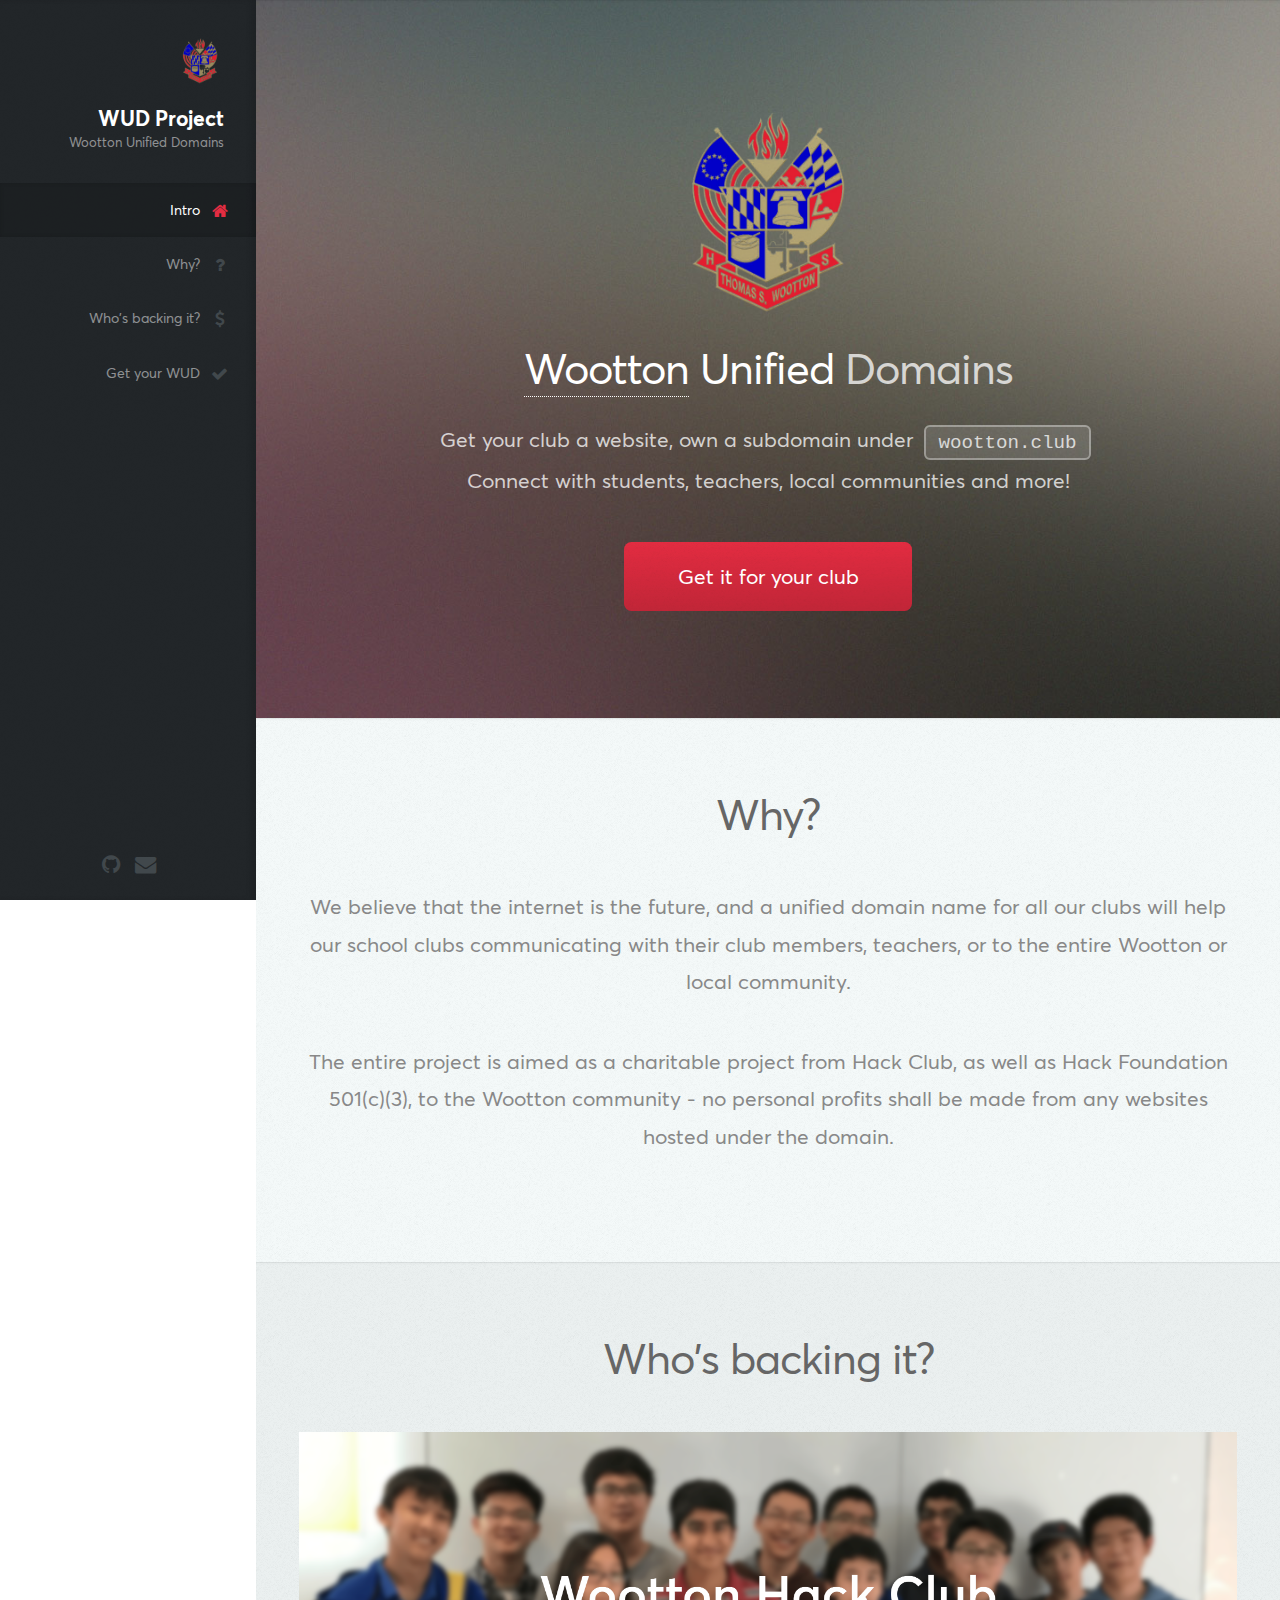
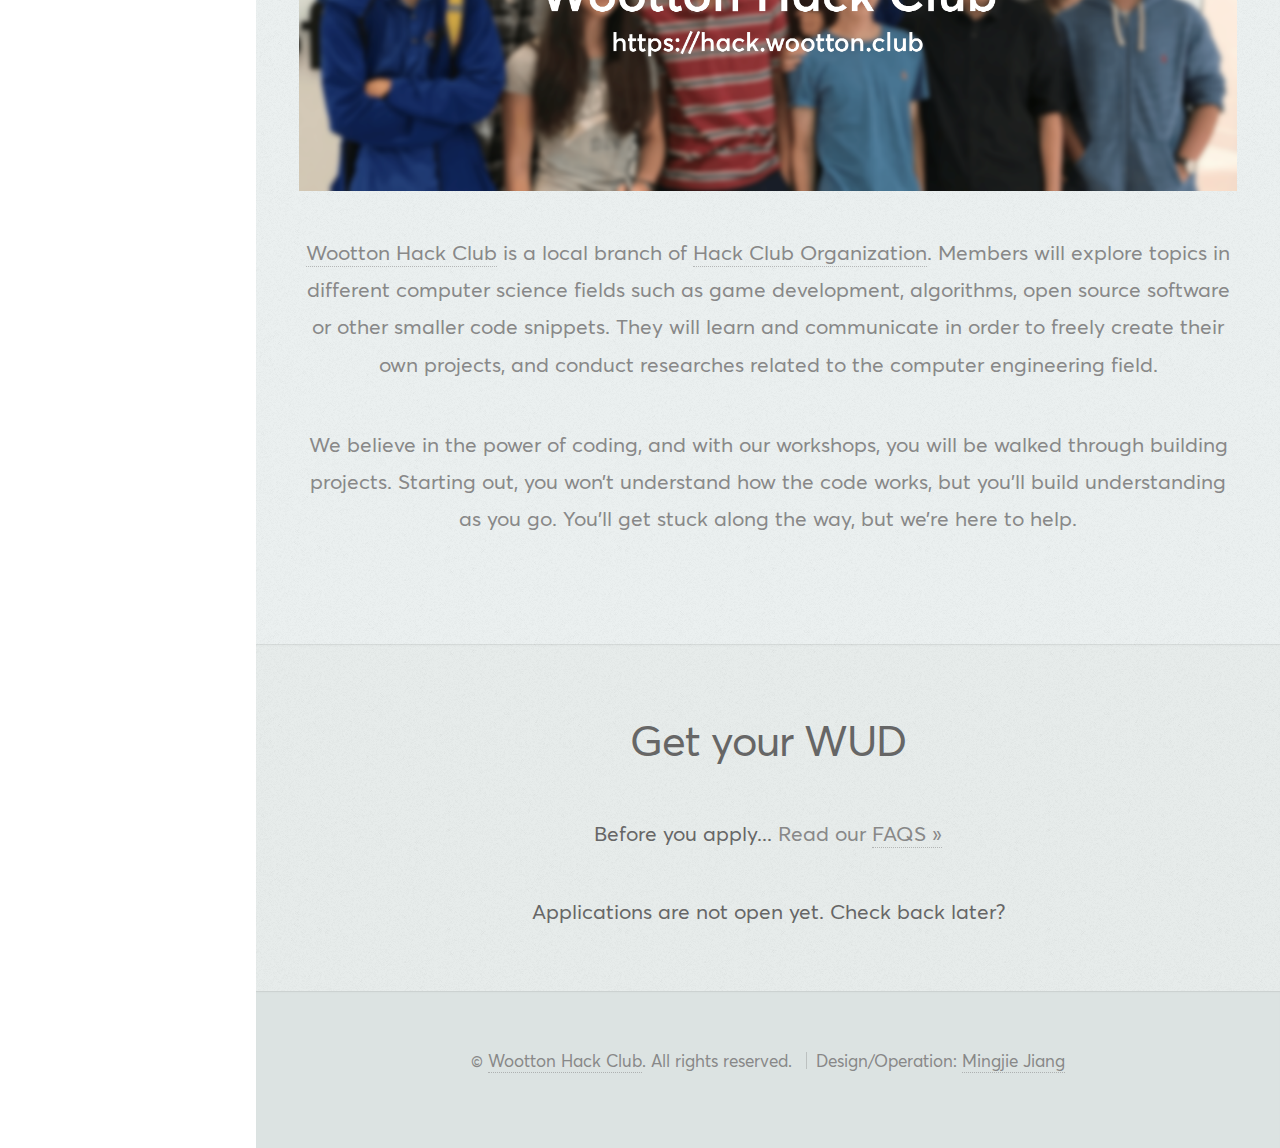
<file: index.html>
<!DOCTYPE HTML>
<!--
	Mingjie Jiang
-->
<html>

<head>
	<meta charset="utf-8" />
	<meta name="viewport" content="width=device-width, initial-scale=1" />
	<!--[if lte IE 8]><script src="assets/js/ie/html5shiv.js"></script><![endif]-->
	<link rel="stylesheet" href="assets/css/main.css" />
	<!--[if lte IE 8]><link rel="stylesheet" href="assets/css/ie8.css" /><![endif]-->
	<!--[if lte IE 9]><link rel="stylesheet" href="assets/css/ie9.css" /><![endif]-->

	<title>Wootton Unified Domains</title>
	<meta name="description" content="Get your club a website, own a subdomain under wootton.club, and connect with students, teachers, local communities and more!">

	<meta itemprop="name" content="Wootton Unified Domains">
	<meta itemprop="description" content="Get your club a website, own a subdomain under wootton.club, and connect with students, teachers, local communities and more!">
	<meta itemprop="image" content="https://get.wootton.club/images/meta.png">

	<meta property="og:url" content="https://get.wootton.club">
	<meta property="og:type" content="website">
	<meta property="og:title" content="Wootton Unified Domains">
	<meta property="og:description" content="Get your club a website, own a subdomain under wootton.club, and connect with students, teachers, local communities and more!">
	<meta property="og:image" content="https://get.wootton.club/images/meta.png">

	<meta name="twitter:card" content="summary_large_image">
	<meta name="twitter:title" content="Wootton Unified Domains">
	<meta name="twitter:description" content="Get your club a website, own a subdomain under wootton.club, and connect with students, teachers, local communities and more!">
	<meta name="twitter:image" content="https://get.wootton.club/images/meta.png">

	<link rel="apple-touch-icon" sizes="180x180" href="assets/icons/apple-touch-icon.png">
	<link rel="icon" type="image/png" sizes="32x32" href="assets/icons/favicon-32x32.png">
	<link rel="icon" type="image/png" sizes="16x16" href="assets/icons/favicon-16x16.png">
	<link rel="manifest" href="assets/icons/site.webmanifest">
	<link rel="mask-icon" href="assets/icons/safari-pinned-tab.svg" color="#5bbad5">
	<link rel="shortcut icon" href="assets/icons/favicon.ico">
	<meta name="msapplication-TileColor" content="#2b5797">
	<meta name="msapplication-config" content="assets/icons/browserconfig.xml">
	<meta name="theme-color" content="#ffffff">

	<meta name="google-site-verification" content="mXyQbTu50lWqSad3cohzFPO3i0B3-KKSCHcRP60efc8" />
</head>

<body>

	<!-- Header -->
	<div id="header">

		<div class="top">

			<!-- Logo -->
			<div id="logo">
				<span class="image avatar48">
					<img src="images/avatar.png" alt="" />
				</span>
				<h1 id="title">WUD Project</h1>
				<p>Wootton Unified Domains</p>
			</div>

			<!-- Nav -->
			<nav id="nav">
				<ul>
					<li>
						<a href="#top" id="top-link" class="skel-layers-ignoreHref">
							<span class="icon fa-home">Intro</span>
						</a>
					</li>
					<li>
						<a href="#why" id="portfolio-link" class="skel-layers-ignoreHref">
							<span class="icon fa-question">Why?</span>
						</a>
					</li>
					<li>
						<a href="#hackclub" id="about-link" class="skel-layers-ignoreHref">
							<span class="icon fa-dollar">Who's backing it?</span>
						</a>
					</li>
					<li>
						<a href="#get" id="contact-link" class="skel-layers-ignoreHref">
							<span class="icon fa-check">Get your WUD</span>
						</a>
					</li>
				</ul>
			</nav>

		</div>

		<div class="bottom">

			<!-- Social Icons -->
			<ul class="icons">
				<li>
					<a href="https://github.com/mdhack/wootton.club" class="icon fa-github">
						<span class="label">Github</span>
					</a>
				</li>
				<li>
					<a href="mailto:jiang@mingjie.info" class="icon fa-envelope">
						<span class="label">Email</span>
					</a>
				</li>
			</ul>

		</div>

	</div>

	<!-- Main -->
	<div id="main">

		<!-- Intro -->
		<section id="top" class="one dark cover">
			<div class="container">

				<header>
					<h2 class="alt">
						<p style="margin-bottom: 0"><img style="height: 5em" src="images/avatar.png" alt="" /></p>
						<a href="https://www.montgomeryschoolsmd.org/schools/woottonhs/">Wootton</a>
						<strong>Unified</strong> Domains</h2>
					<p>Get your club a website, own a subdomain under
						<code>wootton.club</code>
						<br /> Connect with students, teachers, local communities and more!</p>
				</header>

				<footer>
					<a href="#get" class="button scrolly">Get it for your club</a>
				</footer>

			</div>
		</section>

		<!-- Why -->
		<section id="why" class="two">
			<div class="container">

				<header>
					<h2>Why?</h2>
				</header>

				<p>We believe that the internet is the future, and a unified domain name for all our clubs will help our school clubs communicating
					with their club members, teachers, or to the entire Wootton or local community.</p>
				<p>The entire project is aimed as a charitable project from Hack Club, as well as Hack Foundation 501(c)(3), to the Wootton
					community - no personal profits shall be made from any websites hosted under the domain. </p>

			</div>
		</section>

		<!-- Hack Club -->
		<section id="hackclub" class="three">
			<div class="container">

				<header>
					<h2>Who's backing it?</h2>
				</header>

				<a href="https://hack.wootton.club" class="image featured">
					<img src="images/hc-banner.png" alt="" />
				</a>

				<p>
					<a href="https://hack.wootton.club">Wootton Hack Club</a> is a local branch of
					<a href="https://hackclub.com">Hack Club Organization</a>. Members will explore topics in different computer science fields such as game development,
					algorithms, open source software or other smaller code snippets. They will learn and communicate in order to freely
					create their own projects, and conduct researches related to the computer engineering field.
				</p>

				<p>We believe in the power of coding, and with our workshops, you will be walked through building projects. Starting out,
					you won’t understand how the code works, but you’ll build understanding as you go. You’ll get stuck along the way, but
					we’re here to help.</p>

			</div>
		</section>

		<section id="get" class="four">
			<div class="container">

				<header>
					<h2>Get your WUD</h2>
				</header>

				<p>
					<strong>Before you apply...</strong> Read our
					<a href="https://github.com/mdhack/wootton.club/wiki/Wootton-Unified-Domains-FAQ">FAQS »</a>
				</p>
				<!--
				<form method="post" action="#">
					<div class="row">
						<div class="6u 12u$(mobile)">
							<input type="text" name="name" placeholder="Name" />
						</div>
						<div class="6u$ 12u$(mobile)">
							<input type="text" name="email" placeholder="Email" />
						</div>
						<div class="12u$">
							<textarea name="message" placeholder="Message"></textarea>
						</div>
						<div class="12u$">
							<input type="submit" value="Send Message" />
						</div>
					</div>
				</form>
				-->

				<h4>Applications are not open yet. Check back later?</h4>

			</div>
		</section>

	</div>

	<!-- Footer -->
	<div id="footer">

		<!-- Copyright -->
		<ul class="copyright">
			<li>&copy;
				<a href="https://hack.wootton.club">Wootton Hack Club</a>. All rights reserved.</li>
			<li>Design/Operation:
				<a href="http://mingjie.info">Mingjie Jiang</a>
			</li>
		</ul>

	</div>

	<!-- Google Analytics -->
	<script async src="https://www.googletagmanager.com/gtag/js?id=UA-114306665-1"></script>
	<script>
		window.dataLayer = window.dataLayer || [];
		function gtag() { dataLayer.push(arguments); }
		gtag('js', new Date());

		gtag('config', 'UA-114306665-1');
	</script>


	<!-- Scripts -->
	<script src="assets/js/jquery.min.js"></script>
	<script src="assets/js/jquery.scrolly.min.js"></script>
	<script src="assets/js/jquery.scrollzer.min.js"></script>
	<script src="assets/js/skel.min.js"></script>
	<script src="assets/js/util.js"></script>
	<!--[if lte IE 8]><script src="assets/js/ie/respond.min.js"></script><![endif]-->
	<script src="assets/js/main.js"></script>

</body>

</html>
</file>
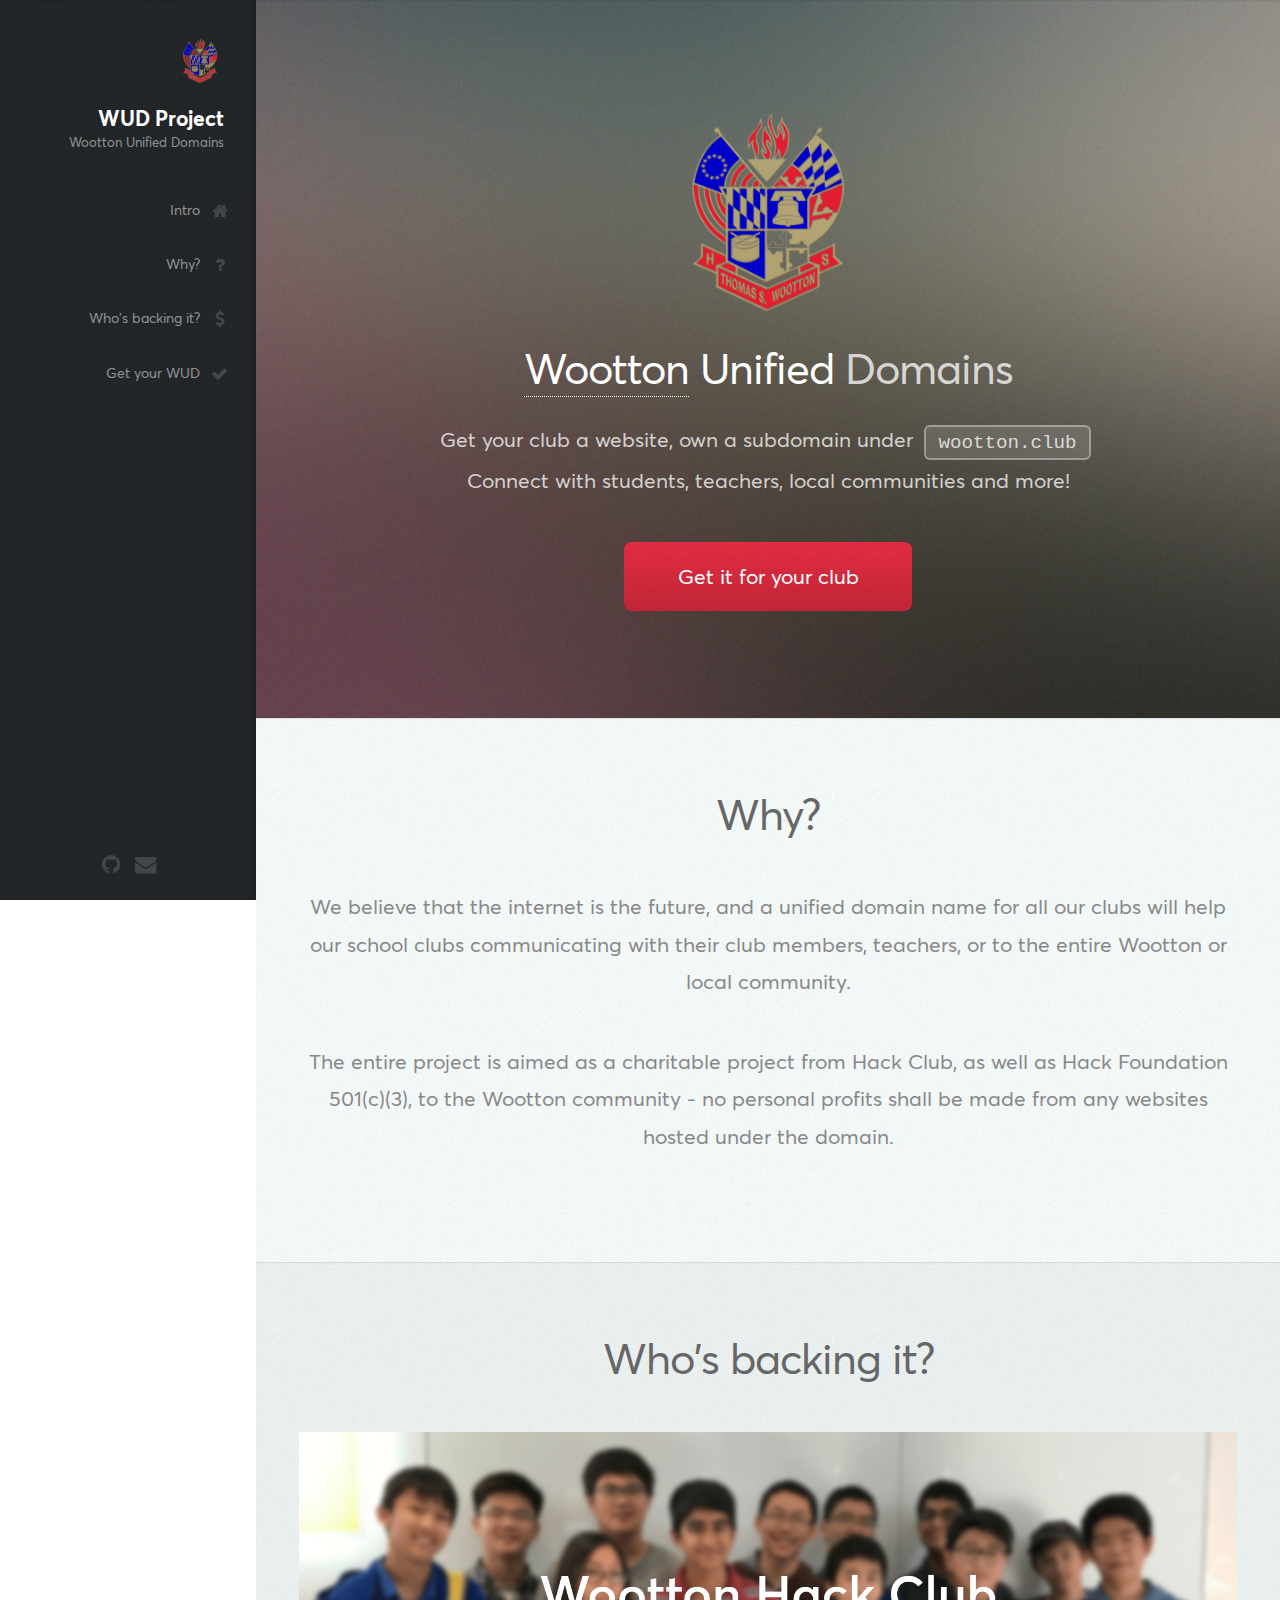
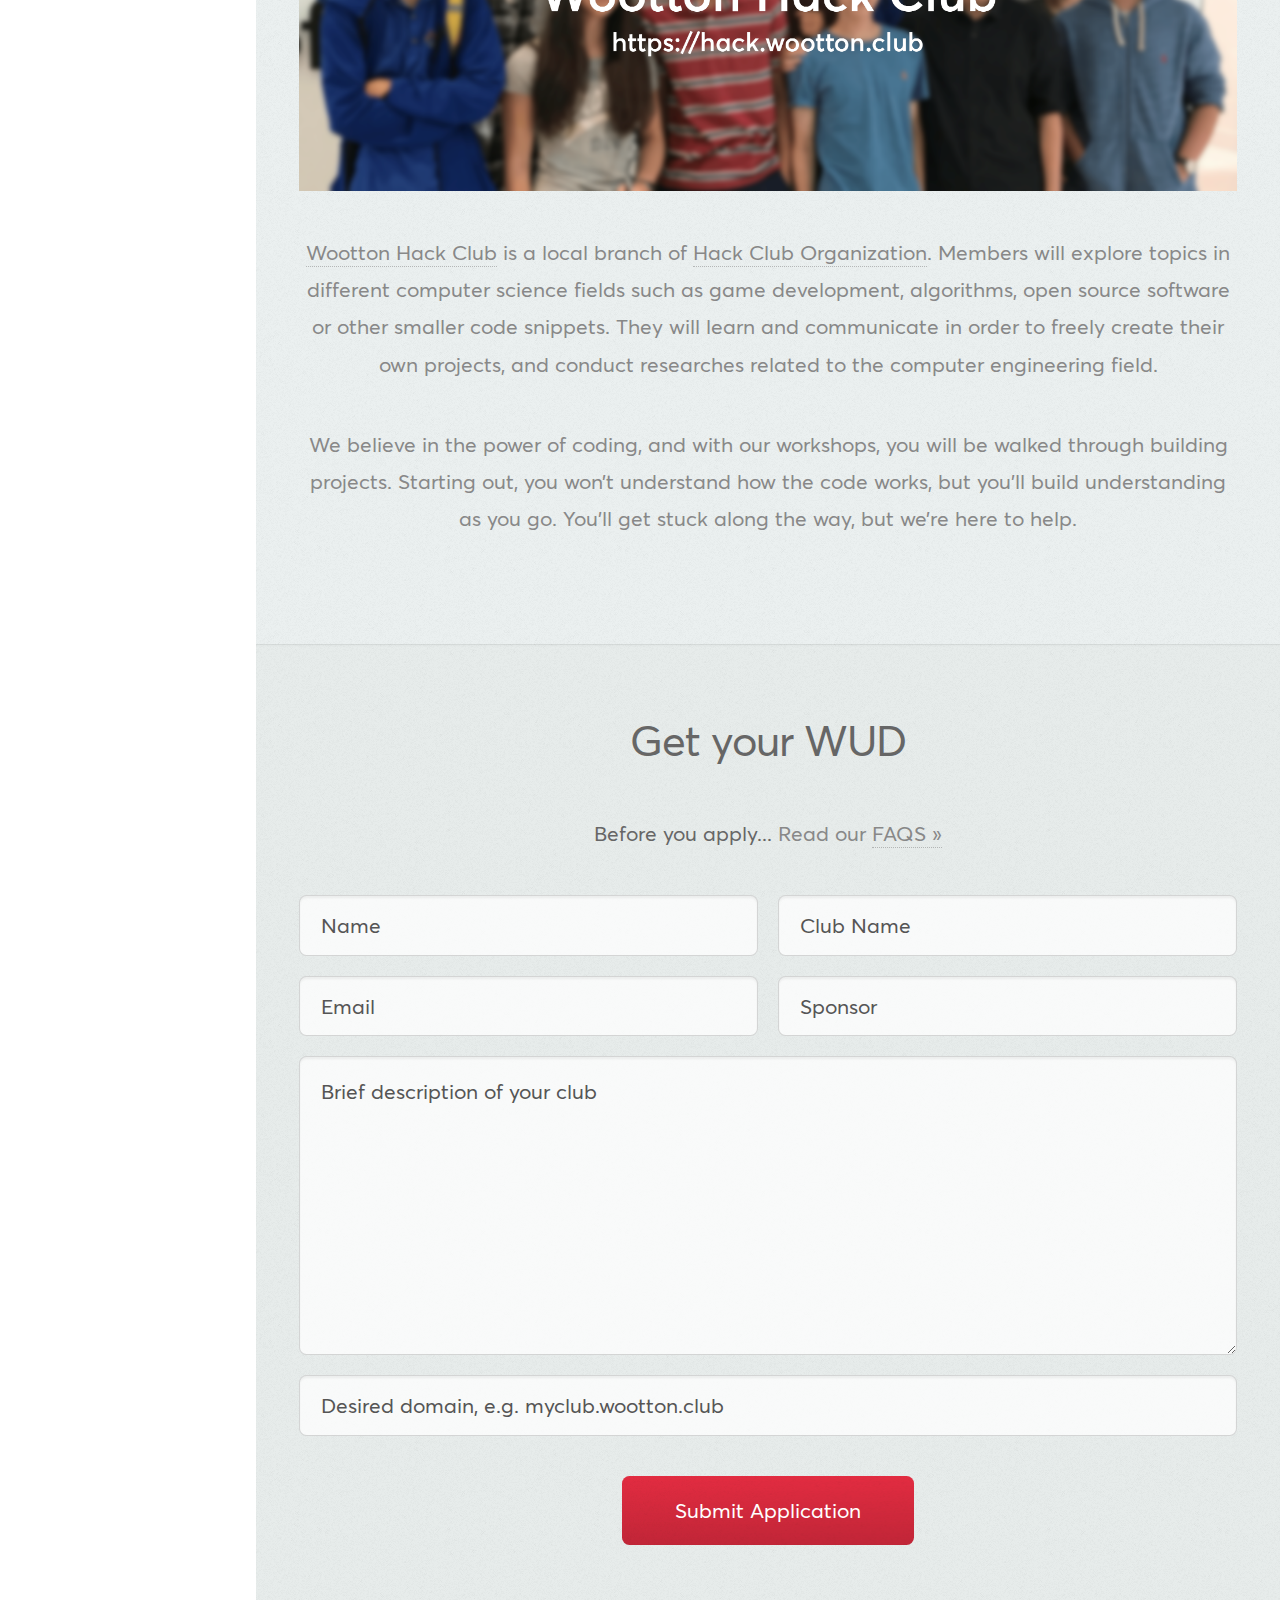
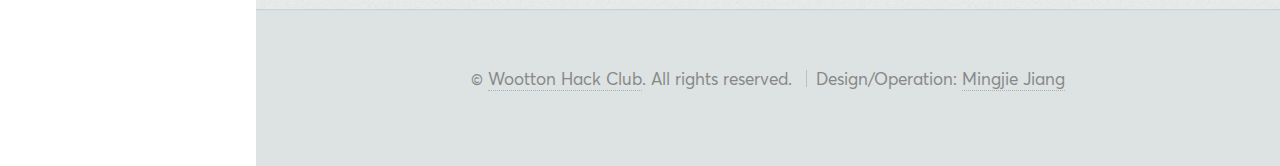
<file: public/index.html>
<!DOCTYPE HTML>
<!--
	Mingjie Jiang
-->
<html>

<head>
	<meta charset="utf-8" />
	<meta name="viewport" content="width=device-width, initial-scale=1" />
	<!--[if lte IE 8]><script src="assets/js/ie/html5shiv.js"></script><![endif]-->
	<link rel="stylesheet" href="assets/css/main.css" />
	<!--[if lte IE 8]><link rel="stylesheet" href="assets/css/ie8.css" /><![endif]-->
	<!--[if lte IE 9]><link rel="stylesheet" href="assets/css/ie9.css" /><![endif]-->

	<title>Wootton Unified Domains</title>
	<meta name="description" content="Get your club a website, own a subdomain under wootton.club, and connect with students, teachers, local communities and more!">

	<meta itemprop="name" content="Wootton Unified Domains">
	<meta itemprop="description" content="Get your club a website, own a subdomain under wootton.club, and connect with students, teachers, local communities and more!">
	<meta itemprop="image" content="https://get.wootton.club/images/meta.png">

	<meta property="og:url" content="https://get.wootton.club">
	<meta property="og:type" content="website">
	<meta property="og:title" content="Wootton Unified Domains">
	<meta property="og:description" content="Get your club a website, own a subdomain under wootton.club, and connect with students, teachers, local communities and more!">
	<meta property="og:image" content="https://get.wootton.club/images/meta.png">

	<meta name="twitter:card" content="summary_large_image">
	<meta name="twitter:title" content="Wootton Unified Domains">
	<meta name="twitter:description" content="Get your club a website, own a subdomain under wootton.club, and connect with students, teachers, local communities and more!">
	<meta name="twitter:image" content="https://get.wootton.club/images/meta.png">

	<link rel="apple-touch-icon" sizes="180x180" href="assets/icons/apple-touch-icon.png">
	<link rel="icon" type="image/png" sizes="32x32" href="assets/icons/favicon-32x32.png">
	<link rel="icon" type="image/png" sizes="16x16" href="assets/icons/favicon-16x16.png">
	<link rel="manifest" href="assets/icons/site.webmanifest">
	<link rel="mask-icon" href="assets/icons/safari-pinned-tab.svg" color="#5bbad5">
	<link rel="shortcut icon" href="assets/icons/favicon.ico">
	<meta name="msapplication-TileColor" content="#2b5797">
	<meta name="msapplication-config" content="assets/icons/browserconfig.xml">
	<meta name="theme-color" content="#ffffff">

	<meta name="google-site-verification" content="mXyQbTu50lWqSad3cohzFPO3i0B3-KKSCHcRP60efc8" />
</head>

<body>

	<!-- Header -->
	<div id="header">

		<div class="top">

			<!-- Logo -->
			<div id="logo">
				<span class="image avatar48">
					<img src="images/avatar.png" alt="" />
				</span>
				<h1 id="title">WUD Project</h1>
				<p>Wootton Unified Domains</p>
			</div>

			<!-- Nav -->
			<nav id="nav">
				<ul>
					<li>
						<a href="#top" id="top-link" class="skel-layers-ignoreHref">
							<span class="icon fa-home">Intro</span>
						</a>
					</li>
					<li>
						<a href="#why" id="portfolio-link" class="skel-layers-ignoreHref">
							<span class="icon fa-question">Why?</span>
						</a>
					</li>
					<li>
						<a href="#hackclub" id="about-link" class="skel-layers-ignoreHref">
							<span class="icon fa-dollar">Who's backing it?</span>
						</a>
					</li>
					<li>
						<a href="#get" id="contact-link" class="skel-layers-ignoreHref">
							<span class="icon fa-check">Get your WUD</span>
						</a>
					</li>
				</ul>
			</nav>

		</div>

		<div class="bottom">

			<!-- Social Icons -->
			<ul class="icons">
				<li>
					<a href="https://github.com/mdhack/wootton.club" class="icon fa-github">
						<span class="label">Github</span>
					</a>
				</li>
				<li>
					<a href="mailto:jiang@mingjie.info" class="icon fa-envelope">
						<span class="label">Email</span>
					</a>
				</li>
			</ul>

		</div>

	</div>

	<!-- Main -->
	<div id="main">

		<!-- Intro -->
		<section id="top" class="one dark cover">
			<div class="container">

				<header>
					<h2 class="alt">
						<p style="margin-bottom: 0"><img style="height: 5em" src="images/avatar.png" alt="" /></p>
						<a href="https://www.montgomeryschoolsmd.org/schools/woottonhs/">Wootton</a>
						<strong>Unified</strong> Domains</h2>
					<p>Get your club a website, own a subdomain under
						<code>wootton.club</code>
						<br /> Connect with students, teachers, local communities and more!</p>
				</header>

				<footer>
					<a href="#get" class="button scrolly">Get it for your club</a>
				</footer>

			</div>
		</section>

		<!-- Why -->
		<section id="why" class="two">
			<div class="container">

				<header>
					<h2>Why?</h2>
				</header>

				<p>We believe that the internet is the future, and a unified domain name for all our clubs will help our school clubs communicating
					with their club members, teachers, or to the entire Wootton or local community.</p>
				<p>The entire project is aimed as a charitable project from Hack Club, as well as Hack Foundation 501(c)(3), to the Wootton
					community - no personal profits shall be made from any websites hosted under the domain. </p>

			</div>
		</section>

		<!-- Hack Club -->
		<section id="hackclub" class="three">
			<div class="container">

				<header>
					<h2>Who's backing it?</h2>
				</header>

				<a href="https://hack.wootton.club" class="image featured">
					<img src="images/hc-banner.png" alt="" />
				</a>

				<p>
					<a href="https://hack.wootton.club">Wootton Hack Club</a> is a local branch of
					<a href="https://hackclub.com">Hack Club Organization</a>. Members will explore topics in different computer science fields such as game development,
					algorithms, open source software or other smaller code snippets. They will learn and communicate in order to freely
					create their own projects, and conduct researches related to the computer engineering field.
				</p>

				<p>We believe in the power of coding, and with our workshops, you will be walked through building projects. Starting out,
					you won’t understand how the code works, but you’ll build understanding as you go. You’ll get stuck along the way, but
					we’re here to help.</p>

			</div>
		</section>

		<section id="get" class="four">
			<div class="container">

				<header>
					<h2>Get your WUD</h2>
				</header>

				<p>
					<strong>Before you apply...</strong> Read our
					<a href="https://github.com/mdhack/wootton.club/wiki/Wootton-Unified-Domains-FAQ">FAQS »</a>
				</p>
				
				<form name="Application" method="post" action="#" netlify>
					<div class="row">
						<div class="6u 12u$(mobile)">
							<input type="text" name="name" placeholder="Name" required>
						</div>
						<div class="6u 12u$(mobile)">
							<input type="text" name="club-name" placeholder="Club Name" required>
						</div>
						<div class="6u 12u$(mobile)">
							<input type="email" name="email" placeholder="Email" required>
						</div>
						<div class="6u 12u$(mobile)">
							<input type="text" name="sponsor" placeholder="Sponsor" required>
						</div>
						<div class="12u$">
							<textarea name="description" placeholder="Brief description of your club" required></textarea>
						</div>
						<div class="12u$">
							<input type="text" name="desired-domain" placeholder="Desired domain, e.g. myclub.wootton.club" required>
						</div>
						<div netlify-recaptcha></div>
						<div class="12u$">
							<input type="submit" value="Submit Application" />
						</div>
					</div>
				</form>

			</div>
		</section>

	</div>

	<!-- Footer -->
	<div id="footer">

		<!-- Copyright -->
		<ul class="copyright">
			<li>&copy;
				<a href="https://hack.wootton.club">Wootton Hack Club</a>. All rights reserved.</li>
			<li>Design/Operation:
				<a href="http://mingjie.info">Mingjie Jiang</a>
			</li>
		</ul>

	</div>

	<!-- Google Analytics -->
	<script async src="https://www.googletagmanager.com/gtag/js?id=UA-114306665-1"></script>
	<script>
		window.dataLayer = window.dataLayer || [];
		function gtag() { dataLayer.push(arguments); }
		gtag('js', new Date());

		gtag('config', 'UA-114306665-1');
	</script>


	<!-- Scripts -->
	<script src="assets/js/jquery.min.js"></script>
	<script src="assets/js/jquery.scrolly.min.js"></script>
	<script src="assets/js/jquery.scrollzer.min.js"></script>
	<script src="assets/js/skel.min.js"></script>
	<script src="assets/js/util.js"></script>
	<!--[if lte IE 8]><script src="assets/js/ie/respond.min.js"></script><![endif]-->

	<!-- Instabug -->
	<script src='https://s3.amazonaws.com/instabug-pro/sdk_releases/instabugsdk-1.2.1-beta.min.js'></script>

	<script src="assets/js/main.js"></script>

</body>

</html>
</file>
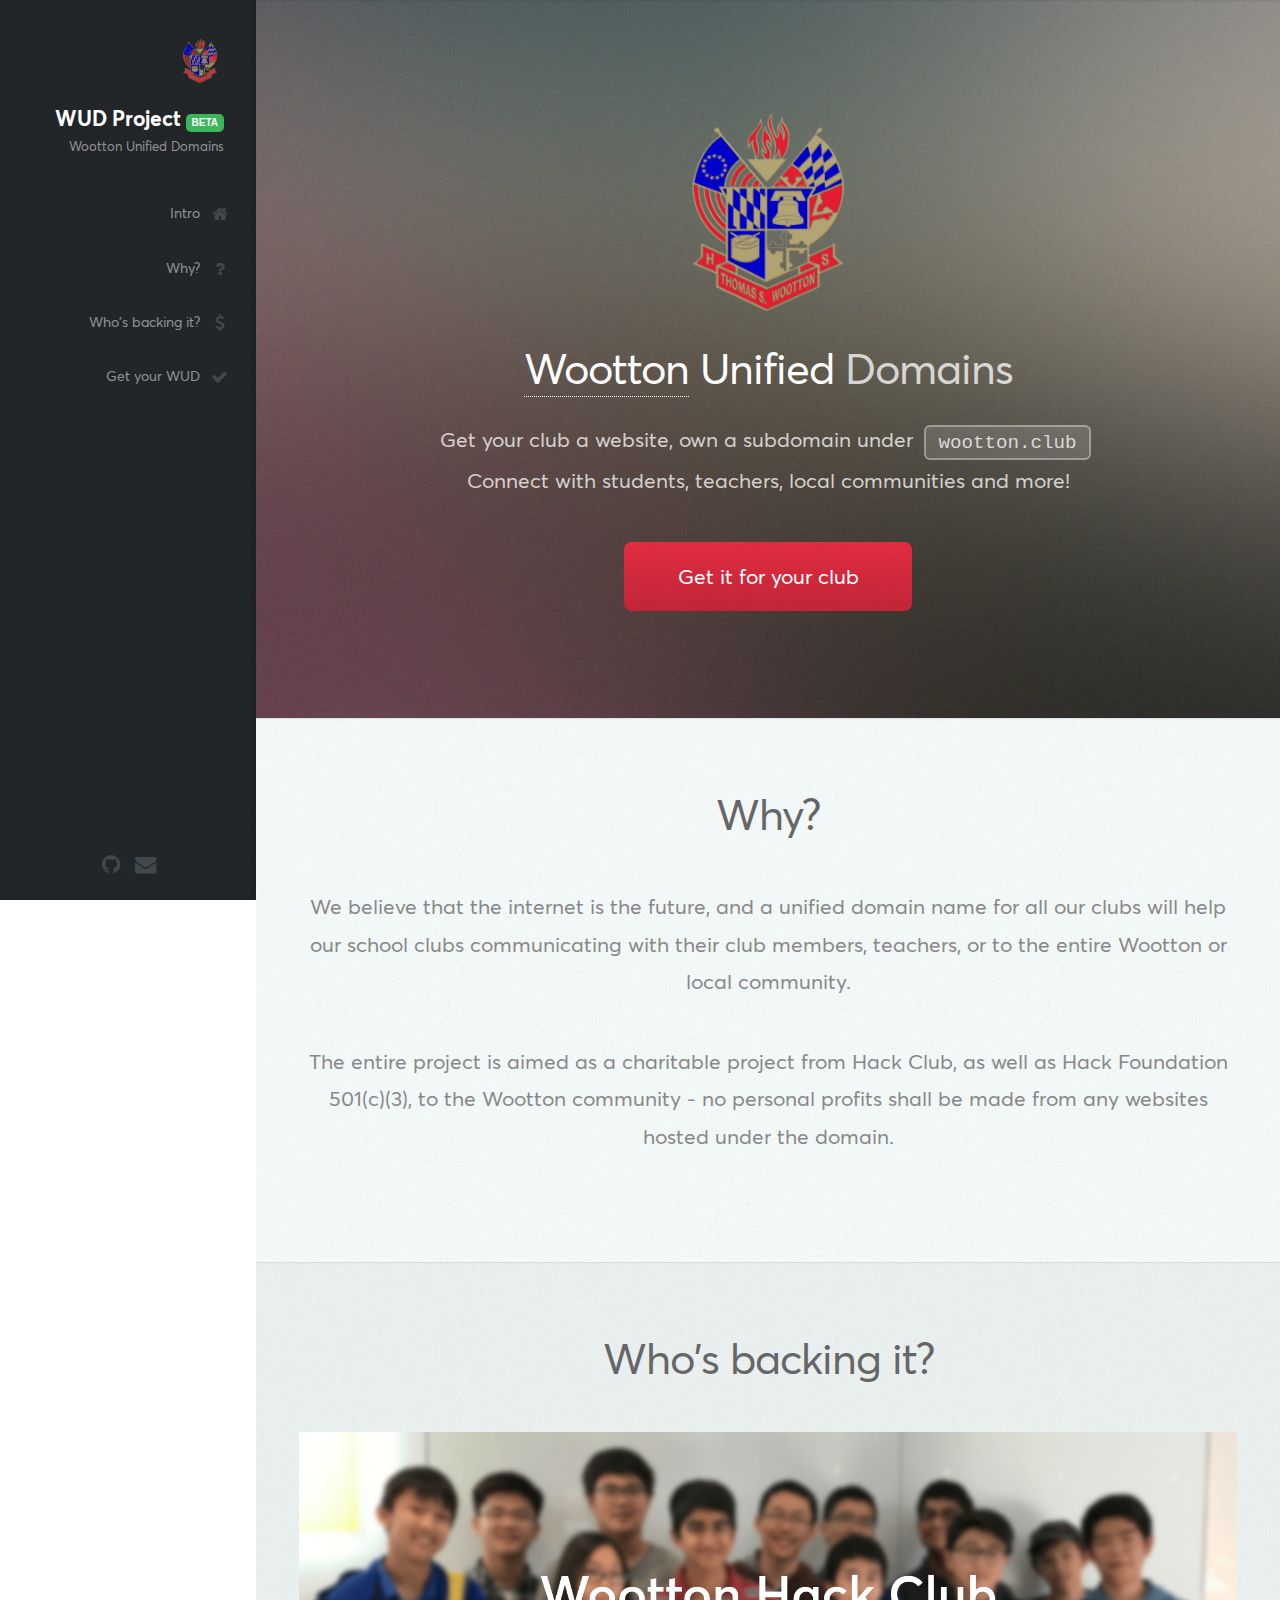
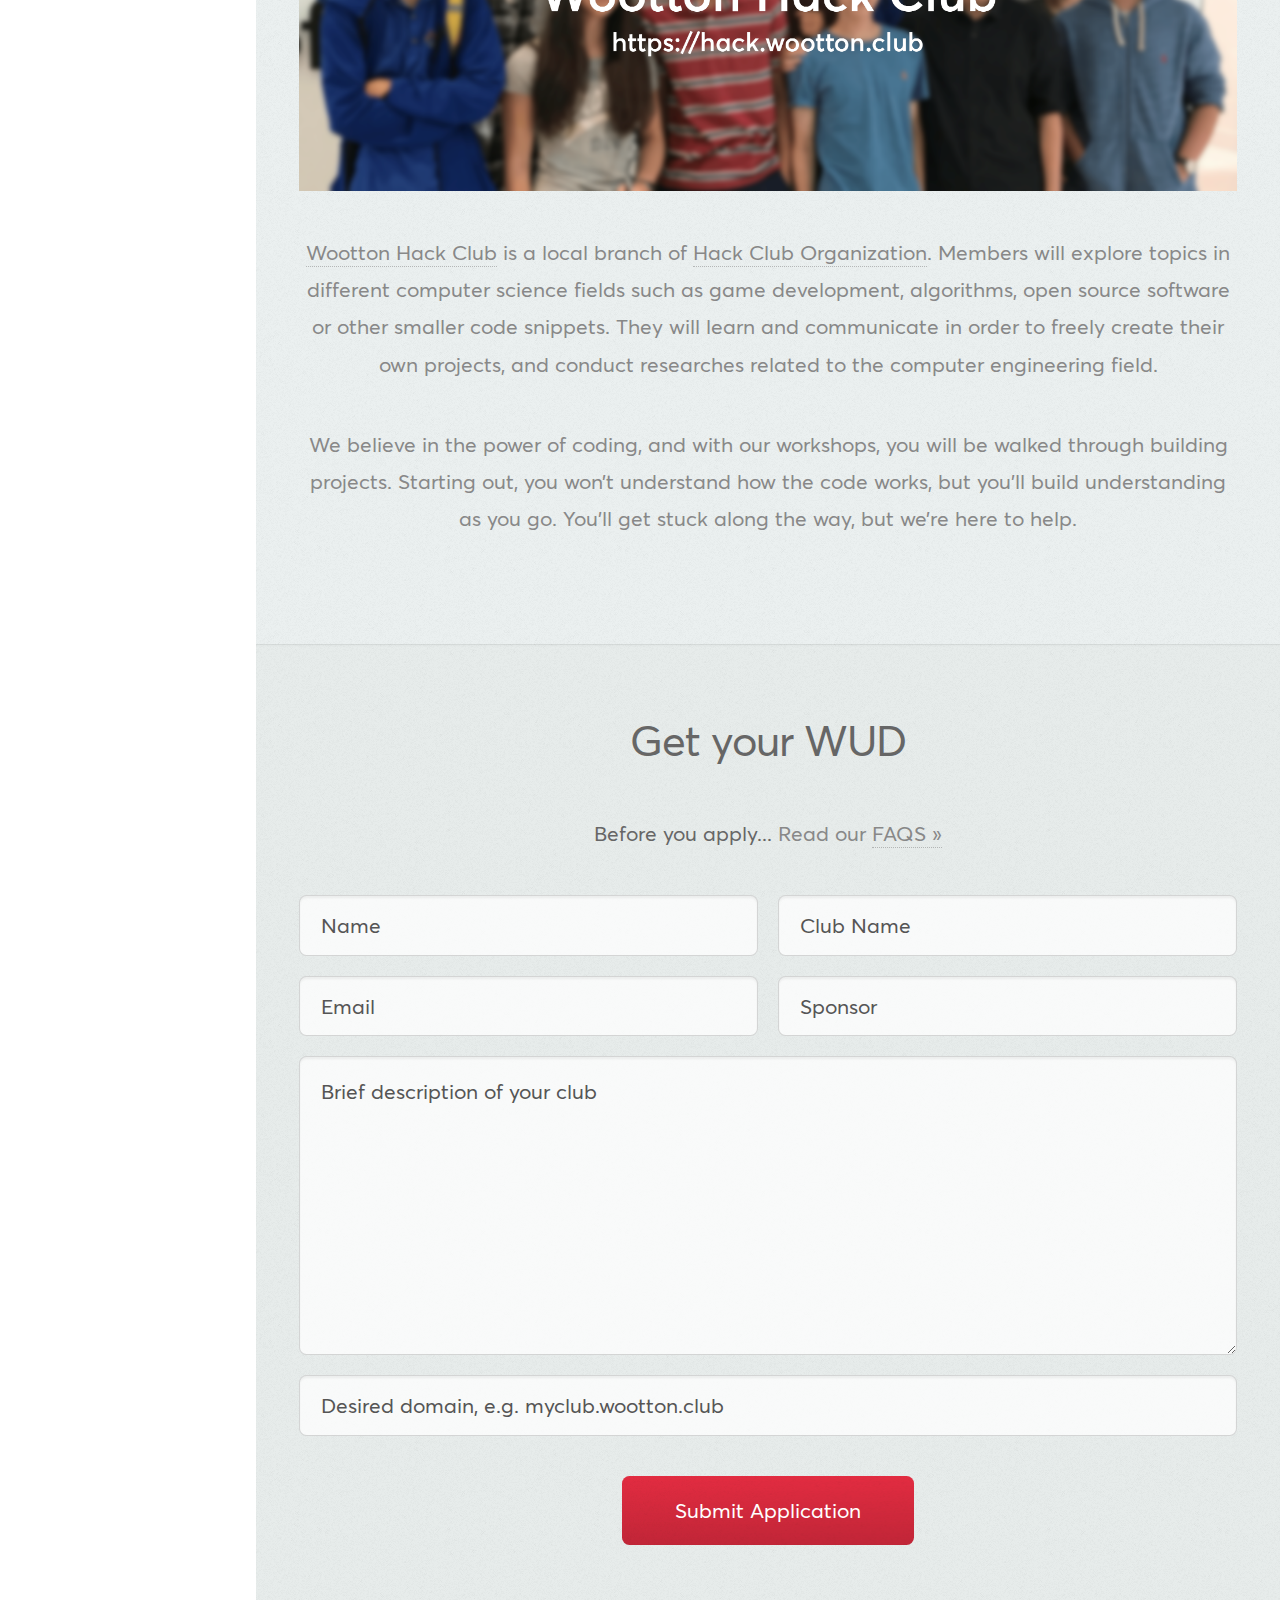
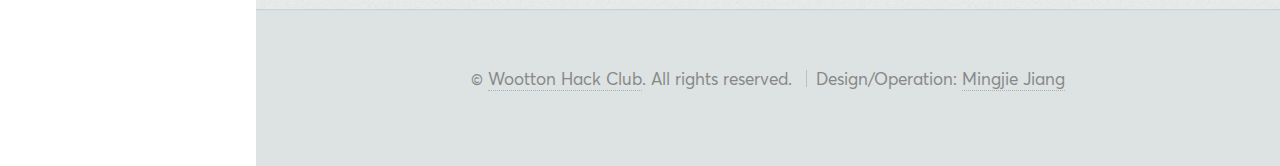
<file: site-ui/index.html>
<!DOCTYPE HTML>
<!--
	Mingjie Jiang
-->
<html>

<head>
	<meta charset="utf-8" />
	<meta name="viewport" content="width=device-width, initial-scale=1" />
	<!--[if lte IE 8]><script src="assets/js/ie/html5shiv.js"></script><![endif]-->
	<link rel="stylesheet" href="assets/css/main.css" />
	<!--[if lte IE 8]><link rel="stylesheet" href="assets/css/ie8.css" /><![endif]-->
	<!--[if lte IE 9]><link rel="stylesheet" href="assets/css/ie9.css" /><![endif]-->

	<title>Wootton Unified Domains</title>
	<meta name="description" content="Get your club a website, own a subdomain under wootton.club, and connect with students, teachers, local communities and more!">

	<meta itemprop="name" content="Wootton Unified Domains">
	<meta itemprop="description" content="Get your club a website, own a subdomain under wootton.club, and connect with students, teachers, local communities and more!">
	<meta itemprop="image" content="https://get.wootton.club/images/meta.png">

	<meta property="og:url" content="https://get.wootton.club">
	<meta property="og:type" content="website">
	<meta property="og:title" content="Wootton Unified Domains">
	<meta property="og:description" content="Get your club a website, own a subdomain under wootton.club, and connect with students, teachers, local communities and more!">
	<meta property="og:image" content="https://get.wootton.club/images/meta.png">

	<meta name="twitter:card" content="summary_large_image">
	<meta name="twitter:title" content="Wootton Unified Domains">
	<meta name="twitter:description" content="Get your club a website, own a subdomain under wootton.club, and connect with students, teachers, local communities and more!">
	<meta name="twitter:image" content="https://get.wootton.club/images/meta.png">

	<link rel="apple-touch-icon" sizes="180x180" href="assets/icons/apple-touch-icon.png">
	<link rel="icon" type="image/png" sizes="32x32" href="assets/icons/favicon-32x32.png">
	<link rel="icon" type="image/png" sizes="16x16" href="assets/icons/favicon-16x16.png">
	<link rel="manifest" href="assets/icons/site.webmanifest">
	<link rel="mask-icon" href="assets/icons/safari-pinned-tab.svg" color="#5bbad5">
	<link rel="shortcut icon" href="assets/icons/favicon.ico">
	<meta name="msapplication-TileColor" content="#2b5797">
	<meta name="msapplication-config" content="assets/icons/browserconfig.xml">
	<meta name="theme-color" content="#ffffff">

	<meta name="google-site-verification" content="mXyQbTu50lWqSad3cohzFPO3i0B3-KKSCHcRP60efc8" />
</head>

<body>

	<!-- Header -->
	<div id="header">

		<div class="top">

			<!-- Logo -->
			<div id="logo">
				<span class="image avatar48">
					<img src="images/avatar.png" alt="" />
				</span>
				<h1 id="title">WUD Project&nbsp;<div class="badge">BETA</div></h1>
				<p>Wootton Unified Domains</p>
			</div>

			<!-- Nav -->
			<nav id="nav">
				<ul>
					<li>
						<a href="#top" id="top-link" class="skel-layers-ignoreHref">
							<span class="icon fa-home">Intro</span>
						</a>
					</li>
					<li>
						<a href="#why" id="portfolio-link" class="skel-layers-ignoreHref">
							<span class="icon fa-question">Why?</span>
						</a>
					</li>
					<li>
						<a href="#hackclub" id="about-link" class="skel-layers-ignoreHref">
							<span class="icon fa-dollar">Who's backing it?</span>
						</a>
					</li>
					<li>
						<a href="#get" id="contact-link" class="skel-layers-ignoreHref">
							<span class="icon fa-check">Get your WUD</span>
						</a>
					</li>
				</ul>
			</nav>

		</div>

		<div class="bottom">

			<!-- Social Icons -->
			<ul class="icons">
				<li>
					<a href="https://github.com/mdhack/wootton.club" class="icon fa-github">
						<span class="label">Github</span>
					</a>
				</li>
				<li>
					<a href="mailto:jiang@mingjie.info" class="icon fa-envelope">
						<span class="label">Email</span>
					</a>
				</li>
			</ul>

		</div>

	</div>

	<!-- Main -->
	<div id="main">

		<!-- Intro -->
		<section id="top" class="one dark cover">
			<div class="container">

				<header>
					<h2 class="alt">
						<p style="margin-bottom: 0"><img style="height: 5em" src="images/avatar.png" alt="" /></p>
						<a href="https://www.montgomeryschoolsmd.org/schools/woottonhs/">Wootton</a>
						<strong>Unified</strong> Domains</h2>
					<p>Get your club a website, own a subdomain under
						<code>wootton.club</code>
						<br /> Connect with students, teachers, local communities and more!</p>
				</header>

				<footer>
					<a href="#get" class="button scrolly">Get it for your club</a>
				</footer>

			</div>
		</section>

		<!-- Why -->
		<section id="why" class="two">
			<div class="container">

				<header>
					<h2>Why?</h2>
				</header>

				<p>We believe that the internet is the future, and a unified domain name for all our clubs will help our school clubs communicating
					with their club members, teachers, or to the entire Wootton or local community.</p>
				<p>The entire project is aimed as a charitable project from Hack Club, as well as Hack Foundation 501(c)(3), to the Wootton
					community - no personal profits shall be made from any websites hosted under the domain. </p>

			</div>
		</section>

		<!-- Hack Club -->
		<section id="hackclub" class="three">
			<div class="container">

				<header>
					<h2>Who's backing it?</h2>
				</header>

				<a href="https://hack.wootton.club" class="image featured">
					<img src="images/hc-banner.png" alt="" />
				</a>

				<p>
					<a href="https://hack.wootton.club">Wootton Hack Club</a> is a local branch of
					<a href="https://hackclub.com">Hack Club Organization</a>. Members will explore topics in different computer science fields such as game development,
					algorithms, open source software or other smaller code snippets. They will learn and communicate in order to freely
					create their own projects, and conduct researches related to the computer engineering field.
				</p>

				<p>We believe in the power of coding, and with our workshops, you will be walked through building projects. Starting out,
					you won’t understand how the code works, but you’ll build understanding as you go. You’ll get stuck along the way, but
					we’re here to help.</p>

			</div>
		</section>

		<section id="get" class="four">
			<div class="container">

				<header>
					<h2>Get your WUD</h2>
				</header>

				<p>
					<strong>Before you apply...</strong> Read our
					<a href="https://github.com/mdhack/wootton.club/wiki/Wootton-Unified-Domains-FAQ">FAQS »</a>
				</p>
				
				<form name="Application" method="post" action="#" netlify>
					<div class="row">
						<div class="6u 12u$(mobile)">
							<input type="text" name="name" placeholder="Name" required>
						</div>
						<div class="6u 12u$(mobile)">
							<input type="text" name="club-name" placeholder="Club Name" required>
						</div>
						<div class="6u 12u$(mobile)">
							<input type="email" name="email" placeholder="Email" required>
						</div>
						<div class="6u 12u$(mobile)">
							<input type="text" name="sponsor" placeholder="Sponsor" required>
						</div>
						<div class="12u$">
							<textarea name="description" placeholder="Brief description of your club" required></textarea>
						</div>
						<div class="12u$">
							<input type="text" name="desired-domain" placeholder="Desired domain, e.g. myclub.wootton.club" required>
						</div>
						<div netlify-recaptcha></div>
						<div class="12u$">
							<input type="submit" value="Submit Application" />
						</div>
					</div>
				</form>

			</div>
		</section>

	</div>

	<!-- Footer -->
	<div id="footer">

		<!-- Copyright -->
		<ul class="copyright">
			<li>&copy;
				<a href="https://hack.wootton.club">Wootton Hack Club</a>. All rights reserved.</li>
			<li>Design/Operation:
				<a href="http://mingjie.info">Mingjie Jiang</a>
			</li>
		</ul>

	</div>

	<!-- Google Analytics -->
	<script async src="https://www.googletagmanager.com/gtag/js?id=UA-114306665-1"></script>
	<script>
		window.dataLayer = window.dataLayer || [];
		function gtag() { dataLayer.push(arguments); }
		gtag('js', new Date());

		gtag('config', 'UA-114306665-1');
	</script>


	<!-- Scripts -->
	<script src="assets/js/jquery.min.js"></script>
	<script src="assets/js/jquery.scrolly.min.js"></script>
	<script src="assets/js/jquery.scrollzer.min.js"></script>
	<script src="assets/js/skel.min.js"></script>
	<script src="assets/js/util.js"></script>
	<!--[if lte IE 8]><script src="assets/js/ie/respond.min.js"></script><![endif]-->

	<!-- Instabug -->
	<script src='https://s3.amazonaws.com/instabug-pro/sdk_releases/instabugsdk-1.2.1-beta.min.js'></script>

	<script src="assets/js/main.js"></script>

</body>

</html>
</file>
<file: assets/css/ie8.css>
/*
	Prologue by HTML5 UP
	html5up.net | @ajlkn
	Free for personal and commercial use under the CCA 3.0 license (html5up.net/license)
*/

/* Section/Article */

	section > .last-child, section.last-child, article > .last-child, article.last-child {
		margin-bottom: 0;
	}

/* Form */

	form input[type="text"],
	form input[type="email"],
	form input[type="password"],
	form select,
	form textarea {
		-ms-behavior: url("assets/js/ie/PIE.htc");
	}

/* Button */

	input[type="button"],
	input[type="submit"],
	input[type="reset"],
	button,
	.button {
		-ms-behavior: url("assets/js/ie/PIE.htc");
	}

/* Header */

	#nav ul li a {
		color: #888;
	}

		#nav ul li a.active {
			background: #1C2022;
		}

	#headerToggle .toggle {
		background-color: #888;
	}

/* Main */

	#main > section.cover {
		background-position: auto;
		-ms-behavior: url("assets/js/ie/backgroundsize.min.htc");
	}
</file>
<file: assets/css/ie9.css>
/*
	Prologue by HTML5 UP
	html5up.net | @ajlkn
	Free for personal and commercial use under the CCA 3.0 license (html5up.net/license)
*/

/* Button */

	input[type="button"],
	input[type="submit"],
	input[type="reset"],
	button,
	.button {
		background-image: url("images/ie/grad0-15.svg");
	}
</file>
<file: public/assets/css/ie8.css>
/*
	Prologue by HTML5 UP
	html5up.net | @ajlkn
	Free for personal and commercial use under the CCA 3.0 license (html5up.net/license)
*/

/* Section/Article */

	section > .last-child, section.last-child, article > .last-child, article.last-child {
		margin-bottom: 0;
	}

/* Form */

	form input[type="text"],
	form input[type="email"],
	form input[type="password"],
	form select,
	form textarea {
		-ms-behavior: url("assets/js/ie/PIE.htc");
	}

/* Button */

	input[type="button"],
	input[type="submit"],
	input[type="reset"],
	button,
	.button {
		-ms-behavior: url("assets/js/ie/PIE.htc");
	}

/* Header */

	#nav ul li a {
		color: #888;
	}

		#nav ul li a.active {
			background: #1C2022;
		}

	#headerToggle .toggle {
		background-color: #888;
	}

/* Main */

	#main > section.cover {
		background-position: auto;
		-ms-behavior: url("assets/js/ie/backgroundsize.min.htc");
	}
</file>
<file: public/assets/css/ie9.css>
/*
	Prologue by HTML5 UP
	html5up.net | @ajlkn
	Free for personal and commercial use under the CCA 3.0 license (html5up.net/license)
*/

/* Button */

	input[type="button"],
	input[type="submit"],
	input[type="reset"],
	button,
	.button {
		background-image: url("images/ie/grad0-15.svg");
	}
</file>
<file: site-ui/assets/css/ie8.css>
/*
	Prologue by HTML5 UP
	html5up.net | @ajlkn
	Free for personal and commercial use under the CCA 3.0 license (html5up.net/license)
*/

/* Section/Article */

	section > .last-child, section.last-child, article > .last-child, article.last-child {
		margin-bottom: 0;
	}

/* Form */

	form input[type="text"],
	form input[type="email"],
	form input[type="password"],
	form select,
	form textarea {
		-ms-behavior: url("assets/js/ie/PIE.htc");
	}

/* Button */

	input[type="button"],
	input[type="submit"],
	input[type="reset"],
	button,
	.button {
		-ms-behavior: url("assets/js/ie/PIE.htc");
	}

/* Header */

	#nav ul li a {
		color: #888;
	}

		#nav ul li a.active {
			background: #1C2022;
		}

	#headerToggle .toggle {
		background-color: #888;
	}

/* Main */

	#main > section.cover {
		background-position: auto;
		-ms-behavior: url("assets/js/ie/backgroundsize.min.htc");
	}
</file>
<file: site-ui/assets/css/ie9.css>
/*
	Prologue by HTML5 UP
	html5up.net | @ajlkn
	Free for personal and commercial use under the CCA 3.0 license (html5up.net/license)
*/

/* Button */

	input[type="button"],
	input[type="submit"],
	input[type="reset"],
	button,
	.button {
		background-image: url("images/ie/grad0-15.svg");
	}
</file>
<file: assets/css/main.css>
@import url("font-awesome.min.css");
@import url("averta-font.css");
/*
	Mingjie Jiang
*/

/* Reset */

html, body, div, span, applet, object, iframe, h1, h2, h3, h4, h5, h6, p, blockquote, pre, a, abbr, acronym, address, big, cite, code, del, dfn, em, img, ins, kbd, q, s, samp, small, strike, strong, sub, sup, tt, var, b, u, i, center, dl, dt, dd, ol, ul, li, fieldset, form, label, legend, table, caption, tbody, tfoot, thead, tr, th, td, article, aside, canvas, details, embed, figure, figcaption, footer, header, hgroup, menu, nav, output, ruby, section, summary, time, mark, audio, video {
	margin: 0;
	padding: 0;
	border: 0;
	font-size: 100%;
	font: inherit;
	vertical-align: baseline;
}

article, aside, details, figcaption, figure, footer, header, hgroup, menu, nav, section {
	display: block;
}

body {
	line-height: 1;
}

ol, ul {
	list-style: none;
}

blockquote, q {
	quotes: none;
}

blockquote:before, blockquote:after, q:before, q:after {
	content: '';
	content: none;
}

table {
	border-collapse: collapse;
	border-spacing: 0;
}

body {
	-webkit-text-size-adjust: none;
}

/* Box Model */

*, *:before, *:after {
	-moz-box-sizing: border-box;
	-webkit-box-sizing: border-box;
	box-sizing: border-box;
}

/* Containers */

.container {
	margin-left: auto;
	margin-right: auto;
}

.container.\31 25\25 {
	width: 100%;
	max-width: 1750px;
	min-width: 1400px;
}

.container.\37 5\25 {
	width: 1050px;
}

.container.\35 0\25 {
	width: 700px;
}

.container.\32 5\25 {
	width: 350px;
}

.container {
	width: 1400px;
}

@media screen and (min-width: 961px) and (max-width: 1880px) {
	.container.\31 25\25 {
		width: 100%;
		max-width: 1500px;
		min-width: 1200px;
	}
	.container.\37 5\25 {
		width: 900px;
	}
	.container.\35 0\25 {
		width: 600px;
	}
	.container.\32 5\25 {
		width: 300px;
	}
	.container {
		width: 1200px;
	}
}

@media screen and (min-width: 961px) and (max-width: 1620px) {
	.container.\31 25\25 {
		width: 100%;
		max-width: 1200px;
		min-width: 960px;
	}
	.container.\37 5\25 {
		width: 720px;
	}
	.container.\35 0\25 {
		width: 480px;
	}
	.container.\32 5\25 {
		width: 240px;
	}
	.container {
		width: 960px;
	}
}

@media screen and (min-width: 961px) and (max-width: 1320px) {
	.container.\31 25\25 {
		width: 100%;
		max-width: 125%;
		min-width: 100%;
	}
	.container.\37 5\25 {
		width: 75%;
	}
	.container.\35 0\25 {
		width: 50%;
	}
	.container.\32 5\25 {
		width: 25%;
	}
	.container {
		width: 100%;
	}
}

@media screen and (max-width: 960px) {
	.container.\31 25\25 {
		width: 100%;
		max-width: 125%;
		min-width: 100%;
	}
	.container.\37 5\25 {
		width: 75%;
	}
	.container.\35 0\25 {
		width: 50%;
	}
	.container.\32 5\25 {
		width: 25%;
	}
	.container {
		width: 100%;
	}
}

@media screen and (max-width: 736px) {
	.container.\31 25\25 {
		width: 100%;
		max-width: 125%;
		min-width: 100%;
	}
	.container.\37 5\25 {
		width: 75%;
	}
	.container.\35 0\25 {
		width: 50%;
	}
	.container.\32 5\25 {
		width: 25%;
	}
	.container {
		width: 100% !important;
	}
}

/* Grid */

.row {
	border-bottom: solid 1px transparent;
	-moz-box-sizing: border-box;
	-webkit-box-sizing: border-box;
	box-sizing: border-box;
}

.row>* {
	float: left;
	-moz-box-sizing: border-box;
	-webkit-box-sizing: border-box;
	box-sizing: border-box;
}

.row:after, .row:before {
	content: '';
	display: block;
	clear: both;
	height: 0;
}

.row.uniform>*> :first-child {
	margin-top: 0;
}

.row.uniform>*> :last-child {
	margin-bottom: 0;
}

.row.\30 \25>* {
	padding: 0px 0 0 0px;
}

.row.\30 \25 {
	margin: 0px 0 -1px 0px;
}

.row.uniform.\30 \25>* {
	padding: 0px 0 0 0px;
}

.row.uniform.\30 \25 {
	margin: 0px 0 -1px 0px;
}

.row>* {
	padding: 40px 0 0 40px;
}

.row {
	margin: -40px 0 -1px -40px;
}

.row.uniform>* {
	padding: 40px 0 0 40px;
}

.row.uniform {
	margin: -40px 0 -1px -40px;
}

.row.\32 00\25>* {
	padding: 80px 0 0 80px;
}

.row.\32 00\25 {
	margin: -80px 0 -1px -80px;
}

.row.uniform.\32 00\25>* {
	padding: 80px 0 0 80px;
}

.row.uniform.\32 00\25 {
	margin: -80px 0 -1px -80px;
}

.row.\31 50\25>* {
	padding: 60px 0 0 60px;
}

.row.\31 50\25 {
	margin: -60px 0 -1px -60px;
}

.row.uniform.\31 50\25>* {
	padding: 60px 0 0 60px;
}

.row.uniform.\31 50\25 {
	margin: -60px 0 -1px -60px;
}

.row.\35 0\25>* {
	padding: 20px 0 0 20px;
}

.row.\35 0\25 {
	margin: -20px 0 -1px -20px;
}

.row.uniform.\35 0\25>* {
	padding: 20px 0 0 20px;
}

.row.uniform.\35 0\25 {
	margin: -20px 0 -1px -20px;
}

.row.\32 5\25>* {
	padding: 10px 0 0 10px;
}

.row.\32 5\25 {
	margin: -10px 0 -1px -10px;
}

.row.uniform.\32 5\25>* {
	padding: 10px 0 0 10px;
}

.row.uniform.\32 5\25 {
	margin: -10px 0 -1px -10px;
}

.\31 2u, .\31 2u\24 {
	width: 100%;
	clear: none;
	margin-left: 0;
}

.\31 1u, .\31 1u\24 {
	width: 91.6666666667%;
	clear: none;
	margin-left: 0;
}

.\31 0u, .\31 0u\24 {
	width: 83.3333333333%;
	clear: none;
	margin-left: 0;
}

.\39 u, .\39 u\24 {
	width: 75%;
	clear: none;
	margin-left: 0;
}

.\38 u, .\38 u\24 {
	width: 66.6666666667%;
	clear: none;
	margin-left: 0;
}

.\37 u, .\37 u\24 {
	width: 58.3333333333%;
	clear: none;
	margin-left: 0;
}

.\36 u, .\36 u\24 {
	width: 50%;
	clear: none;
	margin-left: 0;
}

.\35 u, .\35 u\24 {
	width: 41.6666666667%;
	clear: none;
	margin-left: 0;
}

.\34 u, .\34 u\24 {
	width: 33.3333333333%;
	clear: none;
	margin-left: 0;
}

.\33 u, .\33 u\24 {
	width: 25%;
	clear: none;
	margin-left: 0;
}

.\32 u, .\32 u\24 {
	width: 16.6666666667%;
	clear: none;
	margin-left: 0;
}

.\31 u, .\31 u\24 {
	width: 8.3333333333%;
	clear: none;
	margin-left: 0;
}

.\31 2u\24+*, .\31 1u\24+*, .\31 0u\24+*, .\39 u\24+*, .\38 u\24+*, .\37 u\24+*, .\36 u\24+*, .\35 u\24+*, .\34 u\24+*, .\33 u\24+*, .\32 u\24+*, .\31 u\24+* {
	clear: left;
}

.\-11u {
	margin-left: 91.66667%;
}

.\-10u {
	margin-left: 83.33333%;
}

.\-9u {
	margin-left: 75%;
}

.\-8u {
	margin-left: 66.66667%;
}

.\-7u {
	margin-left: 58.33333%;
}

.\-6u {
	margin-left: 50%;
}

.\-5u {
	margin-left: 41.66667%;
}

.\-4u {
	margin-left: 33.33333%;
}

.\-3u {
	margin-left: 25%;
}

.\-2u {
	margin-left: 16.66667%;
}

.\-1u {
	margin-left: 8.33333%;
}

@media screen and (min-width: 961px) and (max-width: 1880px) {
	.row>* {
		padding: 40px 0 0 40px;
	}
	.row {
		margin: -40px 0 -1px -40px;
	}
	.row.uniform>* {
		padding: 40px 0 0 40px;
	}
	.row.uniform {
		margin: -40px 0 -1px -40px;
	}
	.row.\32 00\25>* {
		padding: 80px 0 0 80px;
	}
	.row.\32 00\25 {
		margin: -80px 0 -1px -80px;
	}
	.row.uniform.\32 00\25>* {
		padding: 80px 0 0 80px;
	}
	.row.uniform.\32 00\25 {
		margin: -80px 0 -1px -80px;
	}
	.row.\31 50\25>* {
		padding: 60px 0 0 60px;
	}
	.row.\31 50\25 {
		margin: -60px 0 -1px -60px;
	}
	.row.uniform.\31 50\25>* {
		padding: 60px 0 0 60px;
	}
	.row.uniform.\31 50\25 {
		margin: -60px 0 -1px -60px;
	}
	.row.\35 0\25>* {
		padding: 20px 0 0 20px;
	}
	.row.\35 0\25 {
		margin: -20px 0 -1px -20px;
	}
	.row.uniform.\35 0\25>* {
		padding: 20px 0 0 20px;
	}
	.row.uniform.\35 0\25 {
		margin: -20px 0 -1px -20px;
	}
	.row.\32 5\25>* {
		padding: 10px 0 0 10px;
	}
	.row.\32 5\25 {
		margin: -10px 0 -1px -10px;
	}
	.row.uniform.\32 5\25>* {
		padding: 10px 0 0 10px;
	}
	.row.uniform.\32 5\25 {
		margin: -10px 0 -1px -10px;
	}
	.\31 2u\28wide\29, .\31 2u\24\28wide\29 {
		width: 100%;
		clear: none;
		margin-left: 0;
	}
	.\31 1u\28wide\29, .\31 1u\24\28wide\29 {
		width: 91.6666666667%;
		clear: none;
		margin-left: 0;
	}
	.\31 0u\28wide\29, .\31 0u\24\28wide\29 {
		width: 83.3333333333%;
		clear: none;
		margin-left: 0;
	}
	.\39 u\28wide\29, .\39 u\24\28wide\29 {
		width: 75%;
		clear: none;
		margin-left: 0;
	}
	.\38 u\28wide\29, .\38 u\24\28wide\29 {
		width: 66.6666666667%;
		clear: none;
		margin-left: 0;
	}
	.\37 u\28wide\29, .\37 u\24\28wide\29 {
		width: 58.3333333333%;
		clear: none;
		margin-left: 0;
	}
	.\36 u\28wide\29, .\36 u\24\28wide\29 {
		width: 50%;
		clear: none;
		margin-left: 0;
	}
	.\35 u\28wide\29, .\35 u\24\28wide\29 {
		width: 41.6666666667%;
		clear: none;
		margin-left: 0;
	}
	.\34 u\28wide\29, .\34 u\24\28wide\29 {
		width: 33.3333333333%;
		clear: none;
		margin-left: 0;
	}
	.\33 u\28wide\29, .\33 u\24\28wide\29 {
		width: 25%;
		clear: none;
		margin-left: 0;
	}
	.\32 u\28wide\29, .\32 u\24\28wide\29 {
		width: 16.6666666667%;
		clear: none;
		margin-left: 0;
	}
	.\31 u\28wide\29, .\31 u\24\28wide\29 {
		width: 8.3333333333%;
		clear: none;
		margin-left: 0;
	}
	.\31 2u\24\28wide\29+*, .\31 1u\24\28wide\29+*, .\31 0u\24\28wide\29+*, .\39 u\24\28wide\29+*, .\38 u\24\28wide\29+*, .\37 u\24\28wide\29+*, .\36 u\24\28wide\29+*, .\35 u\24\28wide\29+*, .\34 u\24\28wide\29+*, .\33 u\24\28wide\29+*, .\32 u\24\28wide\29+*, .\31 u\24\28wide\29+* {
		clear: left;
	}
	.\-11u\28wide\29 {
		margin-left: 91.66667%;
	}
	.\-10u\28wide\29 {
		margin-left: 83.33333%;
	}
	.\-9u\28wide\29 {
		margin-left: 75%;
	}
	.\-8u\28wide\29 {
		margin-left: 66.66667%;
	}
	.\-7u\28wide\29 {
		margin-left: 58.33333%;
	}
	.\-6u\28wide\29 {
		margin-left: 50%;
	}
	.\-5u\28wide\29 {
		margin-left: 41.66667%;
	}
	.\-4u\28wide\29 {
		margin-left: 33.33333%;
	}
	.\-3u\28wide\29 {
		margin-left: 25%;
	}
	.\-2u\28wide\29 {
		margin-left: 16.66667%;
	}
	.\-1u\28wide\29 {
		margin-left: 8.33333%;
	}
}

@media screen and (min-width: 961px) and (max-width: 1620px) {
	.row>* {
		padding: 40px 0 0 40px;
	}
	.row {
		margin: -40px 0 -1px -40px;
	}
	.row.uniform>* {
		padding: 40px 0 0 40px;
	}
	.row.uniform {
		margin: -40px 0 -1px -40px;
	}
	.row.\32 00\25>* {
		padding: 80px 0 0 80px;
	}
	.row.\32 00\25 {
		margin: -80px 0 -1px -80px;
	}
	.row.uniform.\32 00\25>* {
		padding: 80px 0 0 80px;
	}
	.row.uniform.\32 00\25 {
		margin: -80px 0 -1px -80px;
	}
	.row.\31 50\25>* {
		padding: 60px 0 0 60px;
	}
	.row.\31 50\25 {
		margin: -60px 0 -1px -60px;
	}
	.row.uniform.\31 50\25>* {
		padding: 60px 0 0 60px;
	}
	.row.uniform.\31 50\25 {
		margin: -60px 0 -1px -60px;
	}
	.row.\35 0\25>* {
		padding: 20px 0 0 20px;
	}
	.row.\35 0\25 {
		margin: -20px 0 -1px -20px;
	}
	.row.uniform.\35 0\25>* {
		padding: 20px 0 0 20px;
	}
	.row.uniform.\35 0\25 {
		margin: -20px 0 -1px -20px;
	}
	.row.\32 5\25>* {
		padding: 10px 0 0 10px;
	}
	.row.\32 5\25 {
		margin: -10px 0 -1px -10px;
	}
	.row.uniform.\32 5\25>* {
		padding: 10px 0 0 10px;
	}
	.row.uniform.\32 5\25 {
		margin: -10px 0 -1px -10px;
	}
	.\31 2u\28normal\29, .\31 2u\24\28normal\29 {
		width: 100%;
		clear: none;
		margin-left: 0;
	}
	.\31 1u\28normal\29, .\31 1u\24\28normal\29 {
		width: 91.6666666667%;
		clear: none;
		margin-left: 0;
	}
	.\31 0u\28normal\29, .\31 0u\24\28normal\29 {
		width: 83.3333333333%;
		clear: none;
		margin-left: 0;
	}
	.\39 u\28normal\29, .\39 u\24\28normal\29 {
		width: 75%;
		clear: none;
		margin-left: 0;
	}
	.\38 u\28normal\29, .\38 u\24\28normal\29 {
		width: 66.6666666667%;
		clear: none;
		margin-left: 0;
	}
	.\37 u\28normal\29, .\37 u\24\28normal\29 {
		width: 58.3333333333%;
		clear: none;
		margin-left: 0;
	}
	.\36 u\28normal\29, .\36 u\24\28normal\29 {
		width: 50%;
		clear: none;
		margin-left: 0;
	}
	.\35 u\28normal\29, .\35 u\24\28normal\29 {
		width: 41.6666666667%;
		clear: none;
		margin-left: 0;
	}
	.\34 u\28normal\29, .\34 u\24\28normal\29 {
		width: 33.3333333333%;
		clear: none;
		margin-left: 0;
	}
	.\33 u\28normal\29, .\33 u\24\28normal\29 {
		width: 25%;
		clear: none;
		margin-left: 0;
	}
	.\32 u\28normal\29, .\32 u\24\28normal\29 {
		width: 16.6666666667%;
		clear: none;
		margin-left: 0;
	}
	.\31 u\28normal\29, .\31 u\24\28normal\29 {
		width: 8.3333333333%;
		clear: none;
		margin-left: 0;
	}
	.\31 2u\24\28normal\29+*, .\31 1u\24\28normal\29+*, .\31 0u\24\28normal\29+*, .\39 u\24\28normal\29+*, .\38 u\24\28normal\29+*, .\37 u\24\28normal\29+*, .\36 u\24\28normal\29+*, .\35 u\24\28normal\29+*, .\34 u\24\28normal\29+*, .\33 u\24\28normal\29+*, .\32 u\24\28normal\29+*, .\31 u\24\28normal\29+* {
		clear: left;
	}
	.\-11u\28normal\29 {
		margin-left: 91.66667%;
	}
	.\-10u\28normal\29 {
		margin-left: 83.33333%;
	}
	.\-9u\28normal\29 {
		margin-left: 75%;
	}
	.\-8u\28normal\29 {
		margin-left: 66.66667%;
	}
	.\-7u\28normal\29 {
		margin-left: 58.33333%;
	}
	.\-6u\28normal\29 {
		margin-left: 50%;
	}
	.\-5u\28normal\29 {
		margin-left: 41.66667%;
	}
	.\-4u\28normal\29 {
		margin-left: 33.33333%;
	}
	.\-3u\28normal\29 {
		margin-left: 25%;
	}
	.\-2u\28normal\29 {
		margin-left: 16.66667%;
	}
	.\-1u\28normal\29 {
		margin-left: 8.33333%;
	}
}

@media screen and (min-width: 961px) and (max-width: 1320px) {
	.row>* {
		padding: 20px 0 0 20px;
	}
	.row {
		margin: -20px 0 -1px -20px;
	}
	.row.uniform>* {
		padding: 20px 0 0 20px;
	}
	.row.uniform {
		margin: -20px 0 -1px -20px;
	}
	.row.\32 00\25>* {
		padding: 40px 0 0 40px;
	}
	.row.\32 00\25 {
		margin: -40px 0 -1px -40px;
	}
	.row.uniform.\32 00\25>* {
		padding: 40px 0 0 40px;
	}
	.row.uniform.\32 00\25 {
		margin: -40px 0 -1px -40px;
	}
	.row.\31 50\25>* {
		padding: 30px 0 0 30px;
	}
	.row.\31 50\25 {
		margin: -30px 0 -1px -30px;
	}
	.row.uniform.\31 50\25>* {
		padding: 30px 0 0 30px;
	}
	.row.uniform.\31 50\25 {
		margin: -30px 0 -1px -30px;
	}
	.row.\35 0\25>* {
		padding: 10px 0 0 10px;
	}
	.row.\35 0\25 {
		margin: -10px 0 -1px -10px;
	}
	.row.uniform.\35 0\25>* {
		padding: 10px 0 0 10px;
	}
	.row.uniform.\35 0\25 {
		margin: -10px 0 -1px -10px;
	}
	.row.\32 5\25>* {
		padding: 5px 0 0 5px;
	}
	.row.\32 5\25 {
		margin: -5px 0 -1px -5px;
	}
	.row.uniform.\32 5\25>* {
		padding: 5px 0 0 5px;
	}
	.row.uniform.\32 5\25 {
		margin: -5px 0 -1px -5px;
	}
	.\31 2u\28narrow\29, .\31 2u\24\28narrow\29 {
		width: 100%;
		clear: none;
		margin-left: 0;
	}
	.\31 1u\28narrow\29, .\31 1u\24\28narrow\29 {
		width: 91.6666666667%;
		clear: none;
		margin-left: 0;
	}
	.\31 0u\28narrow\29, .\31 0u\24\28narrow\29 {
		width: 83.3333333333%;
		clear: none;
		margin-left: 0;
	}
	.\39 u\28narrow\29, .\39 u\24\28narrow\29 {
		width: 75%;
		clear: none;
		margin-left: 0;
	}
	.\38 u\28narrow\29, .\38 u\24\28narrow\29 {
		width: 66.6666666667%;
		clear: none;
		margin-left: 0;
	}
	.\37 u\28narrow\29, .\37 u\24\28narrow\29 {
		width: 58.3333333333%;
		clear: none;
		margin-left: 0;
	}
	.\36 u\28narrow\29, .\36 u\24\28narrow\29 {
		width: 50%;
		clear: none;
		margin-left: 0;
	}
	.\35 u\28narrow\29, .\35 u\24\28narrow\29 {
		width: 41.6666666667%;
		clear: none;
		margin-left: 0;
	}
	.\34 u\28narrow\29, .\34 u\24\28narrow\29 {
		width: 33.3333333333%;
		clear: none;
		margin-left: 0;
	}
	.\33 u\28narrow\29, .\33 u\24\28narrow\29 {
		width: 25%;
		clear: none;
		margin-left: 0;
	}
	.\32 u\28narrow\29, .\32 u\24\28narrow\29 {
		width: 16.6666666667%;
		clear: none;
		margin-left: 0;
	}
	.\31 u\28narrow\29, .\31 u\24\28narrow\29 {
		width: 8.3333333333%;
		clear: none;
		margin-left: 0;
	}
	.\31 2u\24\28narrow\29+*, .\31 1u\24\28narrow\29+*, .\31 0u\24\28narrow\29+*, .\39 u\24\28narrow\29+*, .\38 u\24\28narrow\29+*, .\37 u\24\28narrow\29+*, .\36 u\24\28narrow\29+*, .\35 u\24\28narrow\29+*, .\34 u\24\28narrow\29+*, .\33 u\24\28narrow\29+*, .\32 u\24\28narrow\29+*, .\31 u\24\28narrow\29+* {
		clear: left;
	}
	.\-11u\28narrow\29 {
		margin-left: 91.66667%;
	}
	.\-10u\28narrow\29 {
		margin-left: 83.33333%;
	}
	.\-9u\28narrow\29 {
		margin-left: 75%;
	}
	.\-8u\28narrow\29 {
		margin-left: 66.66667%;
	}
	.\-7u\28narrow\29 {
		margin-left: 58.33333%;
	}
	.\-6u\28narrow\29 {
		margin-left: 50%;
	}
	.\-5u\28narrow\29 {
		margin-left: 41.66667%;
	}
	.\-4u\28narrow\29 {
		margin-left: 33.33333%;
	}
	.\-3u\28narrow\29 {
		margin-left: 25%;
	}
	.\-2u\28narrow\29 {
		margin-left: 16.66667%;
	}
	.\-1u\28narrow\29 {
		margin-left: 8.33333%;
	}
}

@media screen and (max-width: 960px) {
	.row>* {
		padding: 20px 0 0 20px;
	}
	.row {
		margin: -20px 0 -1px -20px;
	}
	.row.uniform>* {
		padding: 20px 0 0 20px;
	}
	.row.uniform {
		margin: -20px 0 -1px -20px;
	}
	.row.\32 00\25>* {
		padding: 40px 0 0 40px;
	}
	.row.\32 00\25 {
		margin: -40px 0 -1px -40px;
	}
	.row.uniform.\32 00\25>* {
		padding: 40px 0 0 40px;
	}
	.row.uniform.\32 00\25 {
		margin: -40px 0 -1px -40px;
	}
	.row.\31 50\25>* {
		padding: 30px 0 0 30px;
	}
	.row.\31 50\25 {
		margin: -30px 0 -1px -30px;
	}
	.row.uniform.\31 50\25>* {
		padding: 30px 0 0 30px;
	}
	.row.uniform.\31 50\25 {
		margin: -30px 0 -1px -30px;
	}
	.row.\35 0\25>* {
		padding: 10px 0 0 10px;
	}
	.row.\35 0\25 {
		margin: -10px 0 -1px -10px;
	}
	.row.uniform.\35 0\25>* {
		padding: 10px 0 0 10px;
	}
	.row.uniform.\35 0\25 {
		margin: -10px 0 -1px -10px;
	}
	.row.\32 5\25>* {
		padding: 5px 0 0 5px;
	}
	.row.\32 5\25 {
		margin: -5px 0 -1px -5px;
	}
	.row.uniform.\32 5\25>* {
		padding: 5px 0 0 5px;
	}
	.row.uniform.\32 5\25 {
		margin: -5px 0 -1px -5px;
	}
	.\31 2u\28narrower\29, .\31 2u\24\28narrower\29 {
		width: 100%;
		clear: none;
		margin-left: 0;
	}
	.\31 1u\28narrower\29, .\31 1u\24\28narrower\29 {
		width: 91.6666666667%;
		clear: none;
		margin-left: 0;
	}
	.\31 0u\28narrower\29, .\31 0u\24\28narrower\29 {
		width: 83.3333333333%;
		clear: none;
		margin-left: 0;
	}
	.\39 u\28narrower\29, .\39 u\24\28narrower\29 {
		width: 75%;
		clear: none;
		margin-left: 0;
	}
	.\38 u\28narrower\29, .\38 u\24\28narrower\29 {
		width: 66.6666666667%;
		clear: none;
		margin-left: 0;
	}
	.\37 u\28narrower\29, .\37 u\24\28narrower\29 {
		width: 58.3333333333%;
		clear: none;
		margin-left: 0;
	}
	.\36 u\28narrower\29, .\36 u\24\28narrower\29 {
		width: 50%;
		clear: none;
		margin-left: 0;
	}
	.\35 u\28narrower\29, .\35 u\24\28narrower\29 {
		width: 41.6666666667%;
		clear: none;
		margin-left: 0;
	}
	.\34 u\28narrower\29, .\34 u\24\28narrower\29 {
		width: 33.3333333333%;
		clear: none;
		margin-left: 0;
	}
	.\33 u\28narrower\29, .\33 u\24\28narrower\29 {
		width: 25%;
		clear: none;
		margin-left: 0;
	}
	.\32 u\28narrower\29, .\32 u\24\28narrower\29 {
		width: 16.6666666667%;
		clear: none;
		margin-left: 0;
	}
	.\31 u\28narrower\29, .\31 u\24\28narrower\29 {
		width: 8.3333333333%;
		clear: none;
		margin-left: 0;
	}
	.\31 2u\24\28narrower\29+*, .\31 1u\24\28narrower\29+*, .\31 0u\24\28narrower\29+*, .\39 u\24\28narrower\29+*, .\38 u\24\28narrower\29+*, .\37 u\24\28narrower\29+*, .\36 u\24\28narrower\29+*, .\35 u\24\28narrower\29+*, .\34 u\24\28narrower\29+*, .\33 u\24\28narrower\29+*, .\32 u\24\28narrower\29+*, .\31 u\24\28narrower\29+* {
		clear: left;
	}
	.\-11u\28narrower\29 {
		margin-left: 91.66667%;
	}
	.\-10u\28narrower\29 {
		margin-left: 83.33333%;
	}
	.\-9u\28narrower\29 {
		margin-left: 75%;
	}
	.\-8u\28narrower\29 {
		margin-left: 66.66667%;
	}
	.\-7u\28narrower\29 {
		margin-left: 58.33333%;
	}
	.\-6u\28narrower\29 {
		margin-left: 50%;
	}
	.\-5u\28narrower\29 {
		margin-left: 41.66667%;
	}
	.\-4u\28narrower\29 {
		margin-left: 33.33333%;
	}
	.\-3u\28narrower\29 {
		margin-left: 25%;
	}
	.\-2u\28narrower\29 {
		margin-left: 16.66667%;
	}
	.\-1u\28narrower\29 {
		margin-left: 8.33333%;
	}
}

@media screen and (max-width: 736px) {
	.row>* {
		padding: 20px 0 0 20px;
	}
	.row {
		margin: -20px 0 -1px -20px;
	}
	.row.uniform>* {
		padding: 20px 0 0 20px;
	}
	.row.uniform {
		margin: -20px 0 -1px -20px;
	}
	.row.\32 00\25>* {
		padding: 40px 0 0 40px;
	}
	.row.\32 00\25 {
		margin: -40px 0 -1px -40px;
	}
	.row.uniform.\32 00\25>* {
		padding: 40px 0 0 40px;
	}
	.row.uniform.\32 00\25 {
		margin: -40px 0 -1px -40px;
	}
	.row.\31 50\25>* {
		padding: 30px 0 0 30px;
	}
	.row.\31 50\25 {
		margin: -30px 0 -1px -30px;
	}
	.row.uniform.\31 50\25>* {
		padding: 30px 0 0 30px;
	}
	.row.uniform.\31 50\25 {
		margin: -30px 0 -1px -30px;
	}
	.row.\35 0\25>* {
		padding: 10px 0 0 10px;
	}
	.row.\35 0\25 {
		margin: -10px 0 -1px -10px;
	}
	.row.uniform.\35 0\25>* {
		padding: 10px 0 0 10px;
	}
	.row.uniform.\35 0\25 {
		margin: -10px 0 -1px -10px;
	}
	.row.\32 5\25>* {
		padding: 5px 0 0 5px;
	}
	.row.\32 5\25 {
		margin: -5px 0 -1px -5px;
	}
	.row.uniform.\32 5\25>* {
		padding: 5px 0 0 5px;
	}
	.row.uniform.\32 5\25 {
		margin: -5px 0 -1px -5px;
	}
	.\31 2u\28mobile\29, .\31 2u\24\28mobile\29 {
		width: 100%;
		clear: none;
		margin-left: 0;
	}
	.\31 1u\28mobile\29, .\31 1u\24\28mobile\29 {
		width: 91.6666666667%;
		clear: none;
		margin-left: 0;
	}
	.\31 0u\28mobile\29, .\31 0u\24\28mobile\29 {
		width: 83.3333333333%;
		clear: none;
		margin-left: 0;
	}
	.\39 u\28mobile\29, .\39 u\24\28mobile\29 {
		width: 75%;
		clear: none;
		margin-left: 0;
	}
	.\38 u\28mobile\29, .\38 u\24\28mobile\29 {
		width: 66.6666666667%;
		clear: none;
		margin-left: 0;
	}
	.\37 u\28mobile\29, .\37 u\24\28mobile\29 {
		width: 58.3333333333%;
		clear: none;
		margin-left: 0;
	}
	.\36 u\28mobile\29, .\36 u\24\28mobile\29 {
		width: 50%;
		clear: none;
		margin-left: 0;
	}
	.\35 u\28mobile\29, .\35 u\24\28mobile\29 {
		width: 41.6666666667%;
		clear: none;
		margin-left: 0;
	}
	.\34 u\28mobile\29, .\34 u\24\28mobile\29 {
		width: 33.3333333333%;
		clear: none;
		margin-left: 0;
	}
	.\33 u\28mobile\29, .\33 u\24\28mobile\29 {
		width: 25%;
		clear: none;
		margin-left: 0;
	}
	.\32 u\28mobile\29, .\32 u\24\28mobile\29 {
		width: 16.6666666667%;
		clear: none;
		margin-left: 0;
	}
	.\31 u\28mobile\29, .\31 u\24\28mobile\29 {
		width: 8.3333333333%;
		clear: none;
		margin-left: 0;
	}
	.\31 2u\24\28mobile\29+*, .\31 1u\24\28mobile\29+*, .\31 0u\24\28mobile\29+*, .\39 u\24\28mobile\29+*, .\38 u\24\28mobile\29+*, .\37 u\24\28mobile\29+*, .\36 u\24\28mobile\29+*, .\35 u\24\28mobile\29+*, .\34 u\24\28mobile\29+*, .\33 u\24\28mobile\29+*, .\32 u\24\28mobile\29+*, .\31 u\24\28mobile\29+* {
		clear: left;
	}
	.\-11u\28mobile\29 {
		margin-left: 91.66667%;
	}
	.\-10u\28mobile\29 {
		margin-left: 83.33333%;
	}
	.\-9u\28mobile\29 {
		margin-left: 75%;
	}
	.\-8u\28mobile\29 {
		margin-left: 66.66667%;
	}
	.\-7u\28mobile\29 {
		margin-left: 58.33333%;
	}
	.\-6u\28mobile\29 {
		margin-left: 50%;
	}
	.\-5u\28mobile\29 {
		margin-left: 41.66667%;
	}
	.\-4u\28mobile\29 {
		margin-left: 33.33333%;
	}
	.\-3u\28mobile\29 {
		margin-left: 25%;
	}
	.\-2u\28mobile\29 {
		margin-left: 16.66667%;
	}
	.\-1u\28mobile\29 {
		margin-left: 8.33333%;
	}
}

/* Basic */

body {
	background: #fff;
	font-family: 'Averta', sans-serif;
	font-size: 19pt;
	font-weight: 300;
	line-height: 1.75em;
	color: #888;
}

body.is-loading * {
	-moz-transition: none !important;
	-webkit-transition: none !important;
	-ms-transition: none !important;
	transition: none !important;
	-moz-animation: none !important;
	-webkit-animation: none !important;
	-ms-animation: none !important;
	animation: none !important;
}

input, textarea, select {
	font-family: 'Averta', sans-serif;
	font-size: 19pt;
	font-weight: 300;
	line-height: 1.75em;
	color: #888;
}

h1, h2, h3, h4, h5, h6 {
	font-weight: 300;
	color: #666;
	line-height: 1.5em;
}

h1 a, h2 a, h3 a, h4 a, h5 a, h6 a {
	color: inherit;
	text-decoration: none;
}

h1 a strong, h2 a strong, h3 a strong, h4 a strong, h5 a strong, h6 a strong {
	color: #333;
}

h2 {
	font-size: 2em;
	letter-spacing: -1px;
}

h2.alt {
	color: #888;
}

h2.alt strong {
	color: #666;
}

h3 {
	font-size: 1.5em;
}

header {
	margin: 0 0 2em 0;
}

header>p {
	margin: 1em 0 0 0;
}

footer {
	margin: 2em 0 0 0;
}

strong, b {
	font-weight: 300;
	color: #666;
}

em, i {
	font-style: italic;
}

a {
	text-decoration: none;
	color: inherit;
	border-bottom: dotted 1px rgba(128, 128, 128, 0.5);
	-moz-transition: color 0.35s ease-in-out, border-bottom-color 0.35s ease-in-out;
	-webkit-transition: color 0.35s ease-in-out, border-bottom-color 0.35s ease-in-out;
	-ms-transition: color 0.35s ease-in-out, border-bottom-color 0.35s ease-in-out;
	transition: color 0.35s ease-in-out, border-bottom-color 0.35s ease-in-out;
	outline: 0;
}

a:hover {
	color: #E27689;
	border-bottom-color: rgba(255, 255, 255, 0);
}

sub {
	position: relative;
	top: 0.5em;
	font-size: 0.8em;
}

sup {
	position: relative;
	top: -0.5em;
	font-size: 0.8em;
}

hr {
	border: 0;
	border-top: solid 1px #ddd;
}

blockquote {
	border-left: solid 0.5em #ddd;
	padding: 1em 0 1em 2em;
	font-style: italic;
}

p, ul, ol, dl, table {
	margin-bottom: 2em;
}

br.clear {
	clear: both;
}

/* Sections/Article */

section, article {
	margin-bottom: 3em;
}

section> :last-child, section>.container, section:last-child, article> :last-child, article>.container, article:last-child {
	margin-bottom: 0;
}

.row>section, .row>article {
	margin-bottom: 0;
}

/* Image */

.image {
	display: inline-block;
	border: 0;
}

.image img {
	display: block;
	width: 100%;
}

.image.avatar48 {
	width: 48px;
	height: 48px;
	background: transparent;
}

.image.avatar48 img {
	width: 48px;
	height: 48px;
}

.image.fit {
	display: block;
	width: 100%;
}

.image.featured {
	display: block;
	width: 100%;
	margin: 0 0 2em 0;
}

.image.left {
	float: left;
	margin: 0 2em 2em 0;
}

.image.centered {
	display: block;
	margin: 0 0 2em 0;
}

.image.centered img {
	margin: 0 auto;
	width: auto;
}

/* List */

ul.default {
	list-style: disc;
	padding-left: 1em;
}

ul.default li {
	padding-left: 0.5em;
}

ul.icons {
	cursor: default;
}

ul.icons li {
	display: inline-block;
}

ul.icons a {
	display: inline-block;
	width: 2em;
	height: 2em;
	line-height: 2em;
	text-align: center;
	border: 0;
}

ol.default {
	list-style: decimal;
	padding-left: 1.25em;
}

ol.default li {
	padding-left: 0.25em;
}

/* Form */

form label {
	display: block;
	text-align: left;
	margin-bottom: 0.5em;
}

form input[type="text"], form input[type="email"], form input[type="password"], form select, form textarea {
	position: relative;
	-webkit-appearance: none;
	display: block;
	border: 0;
	outline: 0;
	background: #fff;
	background: rgba(255, 255, 255, 0.75);
	width: 100%;
	border-radius: 0.35em;
	padding: 0.75em 1em 0.75em 1em;
	box-shadow: inset 0 0.1em 0.1em 0 rgba(0, 0, 0, 0.05);
	border: solid 1px rgba(0, 0, 0, 0.15);
	-moz-transition: all 0.35s ease-in-out;
	-webkit-transition: all 0.35s ease-in-out;
	-ms-transition: all 0.35s ease-in-out;
	transition: all 0.35s ease-in-out;
}

form input[type="text"]:focus, form input[type="email"]:focus, form input[type="password"]:focus, form select:focus, form textarea:focus {
	box-shadow: 0 0 2px 1px #e42d42;
	background: #fff;
}

form input[type="text"], form input[type="email"], form input[type="password"], form select {
	line-height: 1.25em;
}

form textarea {
	min-height: 14em;
}

form .formerize-placeholder {
	color: #555 !important;
}

form ::-webkit-input-placeholder {
	color: #555 !important;
}

form :-moz-placeholder {
	color: #555 !important;
}

form ::-moz-placeholder {
	color: #555 !important;
}

form :-ms-input-placeholder {
	color: #555 !important;
}

form ::-moz-focus-inner {
	border: 0;
}

/* Table */

table {
	width: 100%;
}

table.default {
	width: 100%;
	text-align: left;
}

table.default tbody tr:nth-child(2n+2) {
	background: #f4f4f4;
}

table.default td {
	padding: 0.5em 1em 0.5em 1em;
}

table.default th {
	text-align: left;
	padding: 0.5em 1em 0.5em 1em;
	color: #fff;
	background: #222729 url("images/overlay.png");
}

table.default thead {
	background: #444;
	color: #fff;
}

table.default tfoot {
	background: #eee;
}

/* Button */

input[type="button"], input[type="submit"], input[type="reset"], button, .button {
	position: relative;
	display: inline-block;
	border-radius: 0.35em;
	color: #fff !important;
	text-decoration: none;
	padding: 0.75em 2.5em 0.75em 2.5em;
	background-color: #e42d42;
	border: 0;
	cursor: pointer;
	background-image: -moz-linear-gradient(top, rgba(0, 0, 0, 0), rgba(0, 0, 0, 0.15)), url("images/overlay.png");
	background-image: -webkit-linear-gradient(top, rgba(0, 0, 0, 0), rgba(0, 0, 0, 0.15)), url("images/overlay.png");
	background-image: -ms-linear-gradient(top, rgba(0, 0, 0, 0), rgba(0, 0, 0, 0.15)), url("images/overlay.png");
	background-image: linear-gradient(top, rgba(0, 0, 0, 0), rgba(0, 0, 0, 0.15)), url("images/overlay.png");
	-moz-transition: background-color 0.35s ease-in-out;
	-webkit-transition: background-color 0.35s ease-in-out;
	-ms-transition: background-color 0.35s ease-in-out;
	transition: background-color 0.35s ease-in-out;
}

input[type="button"]:hover, input[type="submit"]:hover, input[type="reset"]:hover, button:hover, .button:hover {
	background-color: #ed7482;
}

input[type="button"]:active, input[type="submit"]:active, input[type="reset"]:active, button:active, .button:active {
	background-color: #ce283b;
}

/* Item */

.item {
	box-shadow: 0 0.05em 0.15em 0 rgba(0, 0, 0, 0.05);
	margin-bottom: 40px;
}

.item header {
	background: #fff;
	margin: 0;
	padding: 1em 0 1em 0;
	font-size: 0.8em;
}

.item header h3 {
	font-size: 1em;
}

/* Icons */

.icon {
	text-decoration: none;
}

.icon:before {
	display: inline-block;
	font-family: FontAwesome;
	font-size: 1.25em;
	text-decoration: none;
	font-style: normal;
	font-weight: normal;
	line-height: 1;
	-webkit-font-smoothing: antialiased;
	-moz-osx-font-smoothing: grayscale;
}

.icon>.label {
	display: none;
}

/* Header */

#header {
	display: -moz-flex;
	display: -webkit-flex;
	display: -ms-flex;
	display: flex;
	-moz-flex-direction: column;
	-webkit-flex-direction: column;
	-ms-flex-direction: column;
	flex-direction: column;
	-moz-justify-content: space-between;
	-webkit-justify-content: space-between;
	-ms-justify-content: space-between;
	justify-content: space-between;
	background: #222629 url("images/overlay.png");
	box-shadow: inset -0.25em 0 0.25em 0 rgba(0, 0, 0, 0.1);
	color: #fff;
	height: 100%;
	left: 0;
	overflow-y: auto;
	position: fixed;
	text-align: right;
	top: 0;
	width: 375px;
}

#header .top {
	-moz-flex-grow: 1;
	-webkit-flex-grow: 1;
	-ms-flex-grow: 1;
	flex-grow: 1;
}

#header .bottom {
	-moz-flex-shrink: 0;
	-webkit-flex-shrink: 0;
	-ms-flex-shrink: 0;
	flex-shrink: 0;
	padding: 1.5em 0 0.75em 0;
}

#header .bottom> :last-child {
	margin-bottom: 0;
}

#header .icons {
	font-size: 0.8em;
	text-align: center;
}

#header .icons a {
	color: #41484c;
	-moz-transition: color 0.35s ease-in-out;
	-webkit-transition: color 0.35s ease-in-out;
	-ms-transition: color 0.35s ease-in-out;
	transition: color 0.35s ease-in-out;
}

#header .icons a:hover {
	color: #fff;
}

#logo {
	position: relative;
	margin: 1.75em 1.5em 1.5em 1.5em;
	min-height: 48px;
	cursor: default;
}

#logo h1 {
	position: relative;
	color: #fff;
	font-weight: 600;
	font-size: 1em;
	line-height: 1em;
}

#logo p {
	position: relative;
	display: block;
	font-size: 0.6em;
	color: rgba(255, 255, 255, 0.5);
	line-height: 1.25em;
	margin: 0.5em 0 0 0;
}

#logo .image {
	position: absolute;
	left: 0;
	top: 0;
}

#nav ul {
	margin-bottom: 0;
}

#nav ul li a {
	display: block;
	padding: 0.5em 1.5em 0.5em 1.5em;
	color: rgba(255, 255, 255, 0.5);
	text-decoration: none;
	outline: 0;
	border: 0;
	-moz-transition: none;
	-webkit-transition: none;
	-ms-transition: none;
	transition: none;
}

#nav ul li a span {
	position: relative;
	display: block;
	font-size: 0.8em;
}

#nav ul li a span:before {
	position: absolute;
	left: 0;
	color: #41484c;
	text-align: center;
	width: 1.25em;
	line-height: 1.75em;
}

#nav ul li a.active {
	background: rgba(0, 0, 0, 0.15);
	box-shadow: inset 0 0 0.25em 0 rgba(0, 0, 0, 0.125);
	color: #fff;
}

#nav ul li a.active span:before {
	color: #e42d42;
}

/* Footer */

#footer {
	margin-left: 375px;
	text-align: center;
	background-color: #dce3e2;
	padding: 3em 0 4em 0;
	box-shadow: inset 0 1px 0 0 rgba(0, 0, 0, 0.05), inset 0 0.1em 0.1em 0 rgba(0, 0, 0, 0.025);
	font-size: 0.8em;
}

#footer .copyright {
	cursor: default;
	margin: 0;
}

#footer .copyright li {
	display: inline-block;
	line-height: 1em;
	border-left: solid 1px rgba(128, 128, 128, 0.35);
	padding: 0 0 0 0.5em;
	margin: 0 0 0 0.5em;
}

#footer .copyright li:first-child {
	border-left: 0;
	padding-left: 0;
	margin-left: 0;
}

/* Main */

#main {
	margin-left: 375px;
}

#main>section {
	margin: 0;
	overflow: hidden;
	padding: 4em 0;
	box-shadow: inset 0 1px 0 0 rgba(0, 0, 0, 0.05), inset 0 0.1em 0.1em 0 rgba(0, 0, 0, 0.025);
	text-align: center;
	background-image: url("images/overlay.png");
}

#main>section.dark {
	color: #ddd;
	color: rgba(255, 255, 255, 0.75);
}

#main>section.dark h2, #main>section.dark h3, #main>section.dark h4, #main>section.dark h5, #main>section.dark h6 {
	color: inherit;
}

#main>section.dark strong {
	color: #fff;
	border-color: inherit;
}

#main>section.dark a {
	color: #fff;
	border-color: inherit;
}

#main>section.dark a:hover {
	border-bottom-color: rgba(255, 255, 255, 0);
}

#main>section.cover {
	padding: 6em 0;
	background-size: cover;
	background-position: center center;
}

#main>section.one {
	background-color: #81918E;
	background-image: url("../../images/banner.jpg");
}

#main>section.two {
	background-color: #f5fafa;
}

#main>section.three {
	background-color: #ecf1f1;
}

#main>section.four {
	background-color: #e8edec;
}

/* Wide */

@media screen and (min-width: 961px) and (max-width: 1880px) {
	/* Basic */
	body, input, textarea, select {
		font-size: 17pt;
	}
	/* Header */
	#header {
		width: 300px;
	}
	/* Footer */
	#footer {
		margin-left: 300px;
	}
	/* Main */
	#main {
		margin-left: 300px;
	}
}

/* Normal */

@media screen and (min-width: 961px) and (max-width: 1620px) {
	/* Main */
	#main>section {
		padding: 3em 0;
	}
	#main section.cover {
		padding: 5em 0;
	}
}

/* Narrow */

@media screen and (min-width: 961px) and (max-width: 1320px) {
	/* Basic */
	body, input, textarea, select {
		font-size: 16pt;
	}
	.container {
		padding: 0 2em 0 2em;
	}
	/* List */
	ul.icons li a {
		width: 1.75em;
	}
	/* Item */
	.item {
		margin-bottom: 20px;
	}
	/* Header */
	#header {
		width: 20%;
	}
	#logo .image {
		position: relative;
		margin: 0 0 0.5em 0;
	}
	#nav ul li a {
		font-size: 0.8em;
		padding-top: 0.5em;
		padding-bottom: 0.5em;
	}
	#nav ul li a span {
		padding-right: 2.25em;
	}
	#nav ul li a span:before {
		left: 100%;
		margin-left: -1.25em;
		line-height: 2.25em;
	}
	/* Footer */
	#footer {
		margin-left: 20%;
	}
	/* Main */
	#main {
		margin-left: 20%;
	}
}

/* Narrower */

#headerToggle {
	display: none;
}

@media screen and (max-width: 960px) {
	/* Basic */
	html, body {
		overflow-x: hidden;
	}
	body, input, textarea, select {
		font-size: 16pt;
	}
	header br {
		display: none;
	}
	.container {
		padding: 0 2em 0 2em;
	}
	/* Item */
	.item {
		margin-bottom: 15px;
	}
	/* List */
	ul.icons a {
		width: 1.75em;
		font-size: 1.25em;
	}
	/* Header */
	#header {
		-moz-backface-visibility: hidden;
		-webkit-backface-visibility: hidden;
		-ms-backface-visibility: hidden;
		backface-visibility: hidden;
		-moz-transform: translateX(-275px);
		-webkit-transform: translateX(-275px);
		-ms-transform: translateX(-275px);
		transform: translateX(-275px);
		-moz-transition: -moz-transform 0.5s ease;
		-webkit-transition: -webkit-transform 0.5s ease;
		-ms-transition: -ms-transform 0.5s ease;
		transition: transform 0.5s ease;
		-webkit-overflow-scrolling: touch;
		display: block;
		height: 100%;
		left: 0;
		overflow-y: auto;
		position: fixed;
		top: 0;
		width: 275px;
		z-index: 10002;
		width: 275px;
		background: #222729 url("images/overlay.png");
		box-shadow: inset -0.25em 0 0.25em 0 rgba(0, 0, 0, 0.125);
	}
	#header .top {
		position: relative;
	}
	#header .bottom {
		border-top: solid 1px rgba(255, 255, 255, 0.05);
		box-shadow: 0 -1px 0 0 rgba(0, 0, 0, 0.15);
		padding-top: 2em;
		margin-top: 2em;
		position: relative;
	}
	#logo {
		margin: 1.5em 1.25em 1.25em 1.25em;
	}
	#nav ul li a {
		padding: 0.5em 1.25em 0.5em 1.25em;
	}
	#headerToggle {
		-moz-backface-visibility: hidden;
		-webkit-backface-visibility: hidden;
		-ms-backface-visibility: hidden;
		backface-visibility: hidden;
		-moz-transition: -moz-transform 0.5s ease;
		-webkit-transition: -webkit-transform 0.5s ease;
		-ms-transition: -ms-transform 0.5s ease;
		transition: transform 0.5s ease;
		display: block;
		height: 2.25em;
		left: 0;
		position: fixed;
		top: 0;
		width: 3.25em;
		z-index: 10001;
	}
	#headerToggle .toggle {
		position: absolute;
		left: 0;
		top: 0;
		width: 100%;
		height: 100%;
		outline: 0;
		border: 0;
	}
	#headerToggle .toggle:before {
		font-family: FontAwesome;
		text-decoration: none;
		font-style: normal;
		font-weight: normal;
		-webkit-font-smoothing: antialiased;
		-moz-osx-font-smoothing: grayscale;
		content: '\f0c9';
		color: #fff;
		font-size: 18px;
		line-height: 2.25em;
		background: rgba(128, 136, 144, 0.5);
		border-radius: 0.35em;
		text-align: center;
		position: absolute;
		left: 0.5em;
		top: 0.5em;
		display: block;
		width: 3.25em;
		height: 2.25em;
		line-height: 2.25em;
	}
	body.header-visible #main {
		-moz-transform: translateX(275px);
		-webkit-transform: translateX(275px);
		-ms-transform: translateX(275px);
		transform: translateX(275px);
	}
	body.header-visible #headerToggle {
		-moz-transform: translateX(275px);
		-webkit-transform: translateX(275px);
		-ms-transform: translateX(275px);
		transform: translateX(275px);
	}
	body.header-visible #header {
		-moz-transform: translateX(0);
		-webkit-transform: translateX(0);
		-ms-transform: translateX(0);
		transform: translateX(0);
	}
	/* Footer */
	#footer {
		margin-left: 0;
	}
	/* Main */
	#main {
		-moz-backface-visibility: hidden;
		-webkit-backface-visibility: hidden;
		-ms-backface-visibility: hidden;
		backface-visibility: hidden;
		-moz-transition: -moz-transform 0.5s ease;
		-webkit-transition: -webkit-transform 0.5s ease;
		-ms-transition: -ms-transform 0.5s ease;
		transition: transform 0.5s ease;
		padding-bottom: 1px;
		margin-left: 0;
	}
	#main>section {
		padding: 3em 0;
	}
	#main section.cover {
		padding: 4em 0;
	}
}

/* Mobile */

@media screen and (max-width: 736px) {
	/* Basic */
	body, input, textarea, select {
		font-size: 14pt;
	}
	h2 {
		font-size: 1.5em;
		letter-spacing: 0;
		font-weight: 300;
	}
	.container {
		padding: 0 15px 0 15px;
	}
	/* List */
	ul.icons a {
		width: 2em;
		font-size: 1.25em;
	}
	/* Main */
	#main>section {
		padding: 2em 0;
	}
	#main section.cover {
		padding: 4em 0em;
	}
	#main section.cover header {
		padding: 0 1em;
	}
	/* Footer */
	#footer .copyright li {
		display: block;
		line-height: 1.25em;
		border: 0;
		padding: 0;
		margin: 1em 0 0 0;
	}
	#footer .copyright li:first-child {
		margin-top: 0;
	}
}

code {
	background: rgba(255, 255, 255, .125);
	border-radius: 6px;
	border: solid 2px rgba(255, 255, 255, .35);
	font-family: courier new, monospace;
	font-size: .9em;
	margin: 0 .25em;
	padding: .25em .65em;
}
</file>
<file: public/assets/css/main.css>
@import url("font-awesome.min.css");
@import url("averta-font.css");
/*
	Mingjie Jiang
*/

/* Reset */

html, body, div, span, applet, object, iframe, h1, h2, h3, h4, h5, h6, p, blockquote, pre, a, abbr, acronym, address, big, cite, code, del, dfn, em, img, ins, kbd, q, s, samp, small, strike, strong, sub, sup, tt, var, b, u, i, center, dl, dt, dd, ol, ul, li, fieldset, form, label, legend, table, caption, tbody, tfoot, thead, tr, th, td, article, aside, canvas, details, embed, figure, figcaption, footer, header, hgroup, menu, nav, output, ruby, section, summary, time, mark, audio, video {
	margin: 0;
	padding: 0;
	border: 0;
	font-size: 100%;
	font: inherit;
	vertical-align: baseline;
}

article, aside, details, figcaption, figure, footer, header, hgroup, menu, nav, section {
	display: block;
}

body {
	line-height: 1;
}

ol, ul {
	list-style: none;
}

blockquote, q {
	quotes: none;
}

blockquote:before, blockquote:after, q:before, q:after {
	content: '';
	content: none;
}

table {
	border-collapse: collapse;
	border-spacing: 0;
}

body {
	-webkit-text-size-adjust: none;
}

/* Box Model */

*, *:before, *:after {
	-moz-box-sizing: border-box;
	-webkit-box-sizing: border-box;
	box-sizing: border-box;
}

/* Containers */

.container {
	margin-left: auto;
	margin-right: auto;
}

.container.\31 25\25 {
	width: 100%;
	max-width: 1750px;
	min-width: 1400px;
}

.container.\37 5\25 {
	width: 1050px;
}

.container.\35 0\25 {
	width: 700px;
}

.container.\32 5\25 {
	width: 350px;
}

.container {
	width: 1400px;
}

@media screen and (min-width: 961px) and (max-width: 1880px) {
	.container.\31 25\25 {
		width: 100%;
		max-width: 1500px;
		min-width: 1200px;
	}
	.container.\37 5\25 {
		width: 900px;
	}
	.container.\35 0\25 {
		width: 600px;
	}
	.container.\32 5\25 {
		width: 300px;
	}
	.container {
		width: 1200px;
	}
}

@media screen and (min-width: 961px) and (max-width: 1620px) {
	.container.\31 25\25 {
		width: 100%;
		max-width: 1200px;
		min-width: 960px;
	}
	.container.\37 5\25 {
		width: 720px;
	}
	.container.\35 0\25 {
		width: 480px;
	}
	.container.\32 5\25 {
		width: 240px;
	}
	.container {
		width: 960px;
	}
}

@media screen and (min-width: 961px) and (max-width: 1320px) {
	.container.\31 25\25 {
		width: 100%;
		max-width: 125%;
		min-width: 100%;
	}
	.container.\37 5\25 {
		width: 75%;
	}
	.container.\35 0\25 {
		width: 50%;
	}
	.container.\32 5\25 {
		width: 25%;
	}
	.container {
		width: 100%;
	}
}

@media screen and (max-width: 960px) {
	.container.\31 25\25 {
		width: 100%;
		max-width: 125%;
		min-width: 100%;
	}
	.container.\37 5\25 {
		width: 75%;
	}
	.container.\35 0\25 {
		width: 50%;
	}
	.container.\32 5\25 {
		width: 25%;
	}
	.container {
		width: 100%;
	}
}

@media screen and (max-width: 736px) {
	.container.\31 25\25 {
		width: 100%;
		max-width: 125%;
		min-width: 100%;
	}
	.container.\37 5\25 {
		width: 75%;
	}
	.container.\35 0\25 {
		width: 50%;
	}
	.container.\32 5\25 {
		width: 25%;
	}
	.container {
		width: 100% !important;
	}
}

/* Grid */

.row {
	border-bottom: solid 1px transparent;
	-moz-box-sizing: border-box;
	-webkit-box-sizing: border-box;
	box-sizing: border-box;
}

.row>* {
	float: left;
	-moz-box-sizing: border-box;
	-webkit-box-sizing: border-box;
	box-sizing: border-box;
}

.row:after, .row:before {
	content: '';
	display: block;
	clear: both;
	height: 0;
}

.row.uniform>*> :first-child {
	margin-top: 0;
}

.row.uniform>*> :last-child {
	margin-bottom: 0;
}

.row.\30 \25>* {
	padding: 0px 0 0 0px;
}

.row.\30 \25 {
	margin: 0px 0 -1px 0px;
}

.row.uniform.\30 \25>* {
	padding: 0px 0 0 0px;
}

.row.uniform.\30 \25 {
	margin: 0px 0 -1px 0px;
}

.row>* {
	padding: 40px 0 0 40px;
}

.row {
	margin: -40px 0 -1px -40px;
}

.row.uniform>* {
	padding: 40px 0 0 40px;
}

.row.uniform {
	margin: -40px 0 -1px -40px;
}

.row.\32 00\25>* {
	padding: 80px 0 0 80px;
}

.row.\32 00\25 {
	margin: -80px 0 -1px -80px;
}

.row.uniform.\32 00\25>* {
	padding: 80px 0 0 80px;
}

.row.uniform.\32 00\25 {
	margin: -80px 0 -1px -80px;
}

.row.\31 50\25>* {
	padding: 60px 0 0 60px;
}

.row.\31 50\25 {
	margin: -60px 0 -1px -60px;
}

.row.uniform.\31 50\25>* {
	padding: 60px 0 0 60px;
}

.row.uniform.\31 50\25 {
	margin: -60px 0 -1px -60px;
}

.row.\35 0\25>* {
	padding: 20px 0 0 20px;
}

.row.\35 0\25 {
	margin: -20px 0 -1px -20px;
}

.row.uniform.\35 0\25>* {
	padding: 20px 0 0 20px;
}

.row.uniform.\35 0\25 {
	margin: -20px 0 -1px -20px;
}

.row.\32 5\25>* {
	padding: 10px 0 0 10px;
}

.row.\32 5\25 {
	margin: -10px 0 -1px -10px;
}

.row.uniform.\32 5\25>* {
	padding: 10px 0 0 10px;
}

.row.uniform.\32 5\25 {
	margin: -10px 0 -1px -10px;
}

.\31 2u, .\31 2u\24 {
	width: 100%;
	clear: none;
	margin-left: 0;
}

.\31 1u, .\31 1u\24 {
	width: 91.6666666667%;
	clear: none;
	margin-left: 0;
}

.\31 0u, .\31 0u\24 {
	width: 83.3333333333%;
	clear: none;
	margin-left: 0;
}

.\39 u, .\39 u\24 {
	width: 75%;
	clear: none;
	margin-left: 0;
}

.\38 u, .\38 u\24 {
	width: 66.6666666667%;
	clear: none;
	margin-left: 0;
}

.\37 u, .\37 u\24 {
	width: 58.3333333333%;
	clear: none;
	margin-left: 0;
}

.\36 u, .\36 u\24 {
	width: 50%;
	clear: none;
	margin-left: 0;
}

.\35 u, .\35 u\24 {
	width: 41.6666666667%;
	clear: none;
	margin-left: 0;
}

.\34 u, .\34 u\24 {
	width: 33.3333333333%;
	clear: none;
	margin-left: 0;
}

.\33 u, .\33 u\24 {
	width: 25%;
	clear: none;
	margin-left: 0;
}

.\32 u, .\32 u\24 {
	width: 16.6666666667%;
	clear: none;
	margin-left: 0;
}

.\31 u, .\31 u\24 {
	width: 8.3333333333%;
	clear: none;
	margin-left: 0;
}

.\31 2u\24+*, .\31 1u\24+*, .\31 0u\24+*, .\39 u\24+*, .\38 u\24+*, .\37 u\24+*, .\36 u\24+*, .\35 u\24+*, .\34 u\24+*, .\33 u\24+*, .\32 u\24+*, .\31 u\24+* {
	clear: left;
}

.\-11u {
	margin-left: 91.66667%;
}

.\-10u {
	margin-left: 83.33333%;
}

.\-9u {
	margin-left: 75%;
}

.\-8u {
	margin-left: 66.66667%;
}

.\-7u {
	margin-left: 58.33333%;
}

.\-6u {
	margin-left: 50%;
}

.\-5u {
	margin-left: 41.66667%;
}

.\-4u {
	margin-left: 33.33333%;
}

.\-3u {
	margin-left: 25%;
}

.\-2u {
	margin-left: 16.66667%;
}

.\-1u {
	margin-left: 8.33333%;
}

@media screen and (min-width: 961px) and (max-width: 1880px) {
	.row>* {
		padding: 40px 0 0 40px;
	}
	.row {
		margin: -40px 0 -1px -40px;
	}
	.row.uniform>* {
		padding: 40px 0 0 40px;
	}
	.row.uniform {
		margin: -40px 0 -1px -40px;
	}
	.row.\32 00\25>* {
		padding: 80px 0 0 80px;
	}
	.row.\32 00\25 {
		margin: -80px 0 -1px -80px;
	}
	.row.uniform.\32 00\25>* {
		padding: 80px 0 0 80px;
	}
	.row.uniform.\32 00\25 {
		margin: -80px 0 -1px -80px;
	}
	.row.\31 50\25>* {
		padding: 60px 0 0 60px;
	}
	.row.\31 50\25 {
		margin: -60px 0 -1px -60px;
	}
	.row.uniform.\31 50\25>* {
		padding: 60px 0 0 60px;
	}
	.row.uniform.\31 50\25 {
		margin: -60px 0 -1px -60px;
	}
	.row.\35 0\25>* {
		padding: 20px 0 0 20px;
	}
	.row.\35 0\25 {
		margin: -20px 0 -1px -20px;
	}
	.row.uniform.\35 0\25>* {
		padding: 20px 0 0 20px;
	}
	.row.uniform.\35 0\25 {
		margin: -20px 0 -1px -20px;
	}
	.row.\32 5\25>* {
		padding: 10px 0 0 10px;
	}
	.row.\32 5\25 {
		margin: -10px 0 -1px -10px;
	}
	.row.uniform.\32 5\25>* {
		padding: 10px 0 0 10px;
	}
	.row.uniform.\32 5\25 {
		margin: -10px 0 -1px -10px;
	}
	.\31 2u\28wide\29, .\31 2u\24\28wide\29 {
		width: 100%;
		clear: none;
		margin-left: 0;
	}
	.\31 1u\28wide\29, .\31 1u\24\28wide\29 {
		width: 91.6666666667%;
		clear: none;
		margin-left: 0;
	}
	.\31 0u\28wide\29, .\31 0u\24\28wide\29 {
		width: 83.3333333333%;
		clear: none;
		margin-left: 0;
	}
	.\39 u\28wide\29, .\39 u\24\28wide\29 {
		width: 75%;
		clear: none;
		margin-left: 0;
	}
	.\38 u\28wide\29, .\38 u\24\28wide\29 {
		width: 66.6666666667%;
		clear: none;
		margin-left: 0;
	}
	.\37 u\28wide\29, .\37 u\24\28wide\29 {
		width: 58.3333333333%;
		clear: none;
		margin-left: 0;
	}
	.\36 u\28wide\29, .\36 u\24\28wide\29 {
		width: 50%;
		clear: none;
		margin-left: 0;
	}
	.\35 u\28wide\29, .\35 u\24\28wide\29 {
		width: 41.6666666667%;
		clear: none;
		margin-left: 0;
	}
	.\34 u\28wide\29, .\34 u\24\28wide\29 {
		width: 33.3333333333%;
		clear: none;
		margin-left: 0;
	}
	.\33 u\28wide\29, .\33 u\24\28wide\29 {
		width: 25%;
		clear: none;
		margin-left: 0;
	}
	.\32 u\28wide\29, .\32 u\24\28wide\29 {
		width: 16.6666666667%;
		clear: none;
		margin-left: 0;
	}
	.\31 u\28wide\29, .\31 u\24\28wide\29 {
		width: 8.3333333333%;
		clear: none;
		margin-left: 0;
	}
	.\31 2u\24\28wide\29+*, .\31 1u\24\28wide\29+*, .\31 0u\24\28wide\29+*, .\39 u\24\28wide\29+*, .\38 u\24\28wide\29+*, .\37 u\24\28wide\29+*, .\36 u\24\28wide\29+*, .\35 u\24\28wide\29+*, .\34 u\24\28wide\29+*, .\33 u\24\28wide\29+*, .\32 u\24\28wide\29+*, .\31 u\24\28wide\29+* {
		clear: left;
	}
	.\-11u\28wide\29 {
		margin-left: 91.66667%;
	}
	.\-10u\28wide\29 {
		margin-left: 83.33333%;
	}
	.\-9u\28wide\29 {
		margin-left: 75%;
	}
	.\-8u\28wide\29 {
		margin-left: 66.66667%;
	}
	.\-7u\28wide\29 {
		margin-left: 58.33333%;
	}
	.\-6u\28wide\29 {
		margin-left: 50%;
	}
	.\-5u\28wide\29 {
		margin-left: 41.66667%;
	}
	.\-4u\28wide\29 {
		margin-left: 33.33333%;
	}
	.\-3u\28wide\29 {
		margin-left: 25%;
	}
	.\-2u\28wide\29 {
		margin-left: 16.66667%;
	}
	.\-1u\28wide\29 {
		margin-left: 8.33333%;
	}
}

@media screen and (min-width: 961px) and (max-width: 1620px) {
	.row>* {
		padding: 40px 0 0 40px;
	}
	.row {
		margin: -40px 0 -1px -40px;
	}
	.row.uniform>* {
		padding: 40px 0 0 40px;
	}
	.row.uniform {
		margin: -40px 0 -1px -40px;
	}
	.row.\32 00\25>* {
		padding: 80px 0 0 80px;
	}
	.row.\32 00\25 {
		margin: -80px 0 -1px -80px;
	}
	.row.uniform.\32 00\25>* {
		padding: 80px 0 0 80px;
	}
	.row.uniform.\32 00\25 {
		margin: -80px 0 -1px -80px;
	}
	.row.\31 50\25>* {
		padding: 60px 0 0 60px;
	}
	.row.\31 50\25 {
		margin: -60px 0 -1px -60px;
	}
	.row.uniform.\31 50\25>* {
		padding: 60px 0 0 60px;
	}
	.row.uniform.\31 50\25 {
		margin: -60px 0 -1px -60px;
	}
	.row.\35 0\25>* {
		padding: 20px 0 0 20px;
	}
	.row.\35 0\25 {
		margin: -20px 0 -1px -20px;
	}
	.row.uniform.\35 0\25>* {
		padding: 20px 0 0 20px;
	}
	.row.uniform.\35 0\25 {
		margin: -20px 0 -1px -20px;
	}
	.row.\32 5\25>* {
		padding: 10px 0 0 10px;
	}
	.row.\32 5\25 {
		margin: -10px 0 -1px -10px;
	}
	.row.uniform.\32 5\25>* {
		padding: 10px 0 0 10px;
	}
	.row.uniform.\32 5\25 {
		margin: -10px 0 -1px -10px;
	}
	.\31 2u\28normal\29, .\31 2u\24\28normal\29 {
		width: 100%;
		clear: none;
		margin-left: 0;
	}
	.\31 1u\28normal\29, .\31 1u\24\28normal\29 {
		width: 91.6666666667%;
		clear: none;
		margin-left: 0;
	}
	.\31 0u\28normal\29, .\31 0u\24\28normal\29 {
		width: 83.3333333333%;
		clear: none;
		margin-left: 0;
	}
	.\39 u\28normal\29, .\39 u\24\28normal\29 {
		width: 75%;
		clear: none;
		margin-left: 0;
	}
	.\38 u\28normal\29, .\38 u\24\28normal\29 {
		width: 66.6666666667%;
		clear: none;
		margin-left: 0;
	}
	.\37 u\28normal\29, .\37 u\24\28normal\29 {
		width: 58.3333333333%;
		clear: none;
		margin-left: 0;
	}
	.\36 u\28normal\29, .\36 u\24\28normal\29 {
		width: 50%;
		clear: none;
		margin-left: 0;
	}
	.\35 u\28normal\29, .\35 u\24\28normal\29 {
		width: 41.6666666667%;
		clear: none;
		margin-left: 0;
	}
	.\34 u\28normal\29, .\34 u\24\28normal\29 {
		width: 33.3333333333%;
		clear: none;
		margin-left: 0;
	}
	.\33 u\28normal\29, .\33 u\24\28normal\29 {
		width: 25%;
		clear: none;
		margin-left: 0;
	}
	.\32 u\28normal\29, .\32 u\24\28normal\29 {
		width: 16.6666666667%;
		clear: none;
		margin-left: 0;
	}
	.\31 u\28normal\29, .\31 u\24\28normal\29 {
		width: 8.3333333333%;
		clear: none;
		margin-left: 0;
	}
	.\31 2u\24\28normal\29+*, .\31 1u\24\28normal\29+*, .\31 0u\24\28normal\29+*, .\39 u\24\28normal\29+*, .\38 u\24\28normal\29+*, .\37 u\24\28normal\29+*, .\36 u\24\28normal\29+*, .\35 u\24\28normal\29+*, .\34 u\24\28normal\29+*, .\33 u\24\28normal\29+*, .\32 u\24\28normal\29+*, .\31 u\24\28normal\29+* {
		clear: left;
	}
	.\-11u\28normal\29 {
		margin-left: 91.66667%;
	}
	.\-10u\28normal\29 {
		margin-left: 83.33333%;
	}
	.\-9u\28normal\29 {
		margin-left: 75%;
	}
	.\-8u\28normal\29 {
		margin-left: 66.66667%;
	}
	.\-7u\28normal\29 {
		margin-left: 58.33333%;
	}
	.\-6u\28normal\29 {
		margin-left: 50%;
	}
	.\-5u\28normal\29 {
		margin-left: 41.66667%;
	}
	.\-4u\28normal\29 {
		margin-left: 33.33333%;
	}
	.\-3u\28normal\29 {
		margin-left: 25%;
	}
	.\-2u\28normal\29 {
		margin-left: 16.66667%;
	}
	.\-1u\28normal\29 {
		margin-left: 8.33333%;
	}
}

@media screen and (min-width: 961px) and (max-width: 1320px) {
	.row>* {
		padding: 20px 0 0 20px;
	}
	.row {
		margin: -20px 0 -1px -20px;
	}
	.row.uniform>* {
		padding: 20px 0 0 20px;
	}
	.row.uniform {
		margin: -20px 0 -1px -20px;
	}
	.row.\32 00\25>* {
		padding: 40px 0 0 40px;
	}
	.row.\32 00\25 {
		margin: -40px 0 -1px -40px;
	}
	.row.uniform.\32 00\25>* {
		padding: 40px 0 0 40px;
	}
	.row.uniform.\32 00\25 {
		margin: -40px 0 -1px -40px;
	}
	.row.\31 50\25>* {
		padding: 30px 0 0 30px;
	}
	.row.\31 50\25 {
		margin: -30px 0 -1px -30px;
	}
	.row.uniform.\31 50\25>* {
		padding: 30px 0 0 30px;
	}
	.row.uniform.\31 50\25 {
		margin: -30px 0 -1px -30px;
	}
	.row.\35 0\25>* {
		padding: 10px 0 0 10px;
	}
	.row.\35 0\25 {
		margin: -10px 0 -1px -10px;
	}
	.row.uniform.\35 0\25>* {
		padding: 10px 0 0 10px;
	}
	.row.uniform.\35 0\25 {
		margin: -10px 0 -1px -10px;
	}
	.row.\32 5\25>* {
		padding: 5px 0 0 5px;
	}
	.row.\32 5\25 {
		margin: -5px 0 -1px -5px;
	}
	.row.uniform.\32 5\25>* {
		padding: 5px 0 0 5px;
	}
	.row.uniform.\32 5\25 {
		margin: -5px 0 -1px -5px;
	}
	.\31 2u\28narrow\29, .\31 2u\24\28narrow\29 {
		width: 100%;
		clear: none;
		margin-left: 0;
	}
	.\31 1u\28narrow\29, .\31 1u\24\28narrow\29 {
		width: 91.6666666667%;
		clear: none;
		margin-left: 0;
	}
	.\31 0u\28narrow\29, .\31 0u\24\28narrow\29 {
		width: 83.3333333333%;
		clear: none;
		margin-left: 0;
	}
	.\39 u\28narrow\29, .\39 u\24\28narrow\29 {
		width: 75%;
		clear: none;
		margin-left: 0;
	}
	.\38 u\28narrow\29, .\38 u\24\28narrow\29 {
		width: 66.6666666667%;
		clear: none;
		margin-left: 0;
	}
	.\37 u\28narrow\29, .\37 u\24\28narrow\29 {
		width: 58.3333333333%;
		clear: none;
		margin-left: 0;
	}
	.\36 u\28narrow\29, .\36 u\24\28narrow\29 {
		width: 50%;
		clear: none;
		margin-left: 0;
	}
	.\35 u\28narrow\29, .\35 u\24\28narrow\29 {
		width: 41.6666666667%;
		clear: none;
		margin-left: 0;
	}
	.\34 u\28narrow\29, .\34 u\24\28narrow\29 {
		width: 33.3333333333%;
		clear: none;
		margin-left: 0;
	}
	.\33 u\28narrow\29, .\33 u\24\28narrow\29 {
		width: 25%;
		clear: none;
		margin-left: 0;
	}
	.\32 u\28narrow\29, .\32 u\24\28narrow\29 {
		width: 16.6666666667%;
		clear: none;
		margin-left: 0;
	}
	.\31 u\28narrow\29, .\31 u\24\28narrow\29 {
		width: 8.3333333333%;
		clear: none;
		margin-left: 0;
	}
	.\31 2u\24\28narrow\29+*, .\31 1u\24\28narrow\29+*, .\31 0u\24\28narrow\29+*, .\39 u\24\28narrow\29+*, .\38 u\24\28narrow\29+*, .\37 u\24\28narrow\29+*, .\36 u\24\28narrow\29+*, .\35 u\24\28narrow\29+*, .\34 u\24\28narrow\29+*, .\33 u\24\28narrow\29+*, .\32 u\24\28narrow\29+*, .\31 u\24\28narrow\29+* {
		clear: left;
	}
	.\-11u\28narrow\29 {
		margin-left: 91.66667%;
	}
	.\-10u\28narrow\29 {
		margin-left: 83.33333%;
	}
	.\-9u\28narrow\29 {
		margin-left: 75%;
	}
	.\-8u\28narrow\29 {
		margin-left: 66.66667%;
	}
	.\-7u\28narrow\29 {
		margin-left: 58.33333%;
	}
	.\-6u\28narrow\29 {
		margin-left: 50%;
	}
	.\-5u\28narrow\29 {
		margin-left: 41.66667%;
	}
	.\-4u\28narrow\29 {
		margin-left: 33.33333%;
	}
	.\-3u\28narrow\29 {
		margin-left: 25%;
	}
	.\-2u\28narrow\29 {
		margin-left: 16.66667%;
	}
	.\-1u\28narrow\29 {
		margin-left: 8.33333%;
	}
}

@media screen and (max-width: 960px) {
	.row>* {
		padding: 20px 0 0 20px;
	}
	.row {
		margin: -20px 0 -1px -20px;
	}
	.row.uniform>* {
		padding: 20px 0 0 20px;
	}
	.row.uniform {
		margin: -20px 0 -1px -20px;
	}
	.row.\32 00\25>* {
		padding: 40px 0 0 40px;
	}
	.row.\32 00\25 {
		margin: -40px 0 -1px -40px;
	}
	.row.uniform.\32 00\25>* {
		padding: 40px 0 0 40px;
	}
	.row.uniform.\32 00\25 {
		margin: -40px 0 -1px -40px;
	}
	.row.\31 50\25>* {
		padding: 30px 0 0 30px;
	}
	.row.\31 50\25 {
		margin: -30px 0 -1px -30px;
	}
	.row.uniform.\31 50\25>* {
		padding: 30px 0 0 30px;
	}
	.row.uniform.\31 50\25 {
		margin: -30px 0 -1px -30px;
	}
	.row.\35 0\25>* {
		padding: 10px 0 0 10px;
	}
	.row.\35 0\25 {
		margin: -10px 0 -1px -10px;
	}
	.row.uniform.\35 0\25>* {
		padding: 10px 0 0 10px;
	}
	.row.uniform.\35 0\25 {
		margin: -10px 0 -1px -10px;
	}
	.row.\32 5\25>* {
		padding: 5px 0 0 5px;
	}
	.row.\32 5\25 {
		margin: -5px 0 -1px -5px;
	}
	.row.uniform.\32 5\25>* {
		padding: 5px 0 0 5px;
	}
	.row.uniform.\32 5\25 {
		margin: -5px 0 -1px -5px;
	}
	.\31 2u\28narrower\29, .\31 2u\24\28narrower\29 {
		width: 100%;
		clear: none;
		margin-left: 0;
	}
	.\31 1u\28narrower\29, .\31 1u\24\28narrower\29 {
		width: 91.6666666667%;
		clear: none;
		margin-left: 0;
	}
	.\31 0u\28narrower\29, .\31 0u\24\28narrower\29 {
		width: 83.3333333333%;
		clear: none;
		margin-left: 0;
	}
	.\39 u\28narrower\29, .\39 u\24\28narrower\29 {
		width: 75%;
		clear: none;
		margin-left: 0;
	}
	.\38 u\28narrower\29, .\38 u\24\28narrower\29 {
		width: 66.6666666667%;
		clear: none;
		margin-left: 0;
	}
	.\37 u\28narrower\29, .\37 u\24\28narrower\29 {
		width: 58.3333333333%;
		clear: none;
		margin-left: 0;
	}
	.\36 u\28narrower\29, .\36 u\24\28narrower\29 {
		width: 50%;
		clear: none;
		margin-left: 0;
	}
	.\35 u\28narrower\29, .\35 u\24\28narrower\29 {
		width: 41.6666666667%;
		clear: none;
		margin-left: 0;
	}
	.\34 u\28narrower\29, .\34 u\24\28narrower\29 {
		width: 33.3333333333%;
		clear: none;
		margin-left: 0;
	}
	.\33 u\28narrower\29, .\33 u\24\28narrower\29 {
		width: 25%;
		clear: none;
		margin-left: 0;
	}
	.\32 u\28narrower\29, .\32 u\24\28narrower\29 {
		width: 16.6666666667%;
		clear: none;
		margin-left: 0;
	}
	.\31 u\28narrower\29, .\31 u\24\28narrower\29 {
		width: 8.3333333333%;
		clear: none;
		margin-left: 0;
	}
	.\31 2u\24\28narrower\29+*, .\31 1u\24\28narrower\29+*, .\31 0u\24\28narrower\29+*, .\39 u\24\28narrower\29+*, .\38 u\24\28narrower\29+*, .\37 u\24\28narrower\29+*, .\36 u\24\28narrower\29+*, .\35 u\24\28narrower\29+*, .\34 u\24\28narrower\29+*, .\33 u\24\28narrower\29+*, .\32 u\24\28narrower\29+*, .\31 u\24\28narrower\29+* {
		clear: left;
	}
	.\-11u\28narrower\29 {
		margin-left: 91.66667%;
	}
	.\-10u\28narrower\29 {
		margin-left: 83.33333%;
	}
	.\-9u\28narrower\29 {
		margin-left: 75%;
	}
	.\-8u\28narrower\29 {
		margin-left: 66.66667%;
	}
	.\-7u\28narrower\29 {
		margin-left: 58.33333%;
	}
	.\-6u\28narrower\29 {
		margin-left: 50%;
	}
	.\-5u\28narrower\29 {
		margin-left: 41.66667%;
	}
	.\-4u\28narrower\29 {
		margin-left: 33.33333%;
	}
	.\-3u\28narrower\29 {
		margin-left: 25%;
	}
	.\-2u\28narrower\29 {
		margin-left: 16.66667%;
	}
	.\-1u\28narrower\29 {
		margin-left: 8.33333%;
	}
}

@media screen and (max-width: 736px) {
	.row>* {
		padding: 20px 0 0 20px;
	}
	.row {
		margin: -20px 0 -1px -20px;
	}
	.row.uniform>* {
		padding: 20px 0 0 20px;
	}
	.row.uniform {
		margin: -20px 0 -1px -20px;
	}
	.row.\32 00\25>* {
		padding: 40px 0 0 40px;
	}
	.row.\32 00\25 {
		margin: -40px 0 -1px -40px;
	}
	.row.uniform.\32 00\25>* {
		padding: 40px 0 0 40px;
	}
	.row.uniform.\32 00\25 {
		margin: -40px 0 -1px -40px;
	}
	.row.\31 50\25>* {
		padding: 30px 0 0 30px;
	}
	.row.\31 50\25 {
		margin: -30px 0 -1px -30px;
	}
	.row.uniform.\31 50\25>* {
		padding: 30px 0 0 30px;
	}
	.row.uniform.\31 50\25 {
		margin: -30px 0 -1px -30px;
	}
	.row.\35 0\25>* {
		padding: 10px 0 0 10px;
	}
	.row.\35 0\25 {
		margin: -10px 0 -1px -10px;
	}
	.row.uniform.\35 0\25>* {
		padding: 10px 0 0 10px;
	}
	.row.uniform.\35 0\25 {
		margin: -10px 0 -1px -10px;
	}
	.row.\32 5\25>* {
		padding: 5px 0 0 5px;
	}
	.row.\32 5\25 {
		margin: -5px 0 -1px -5px;
	}
	.row.uniform.\32 5\25>* {
		padding: 5px 0 0 5px;
	}
	.row.uniform.\32 5\25 {
		margin: -5px 0 -1px -5px;
	}
	.\31 2u\28mobile\29, .\31 2u\24\28mobile\29 {
		width: 100%;
		clear: none;
		margin-left: 0;
	}
	.\31 1u\28mobile\29, .\31 1u\24\28mobile\29 {
		width: 91.6666666667%;
		clear: none;
		margin-left: 0;
	}
	.\31 0u\28mobile\29, .\31 0u\24\28mobile\29 {
		width: 83.3333333333%;
		clear: none;
		margin-left: 0;
	}
	.\39 u\28mobile\29, .\39 u\24\28mobile\29 {
		width: 75%;
		clear: none;
		margin-left: 0;
	}
	.\38 u\28mobile\29, .\38 u\24\28mobile\29 {
		width: 66.6666666667%;
		clear: none;
		margin-left: 0;
	}
	.\37 u\28mobile\29, .\37 u\24\28mobile\29 {
		width: 58.3333333333%;
		clear: none;
		margin-left: 0;
	}
	.\36 u\28mobile\29, .\36 u\24\28mobile\29 {
		width: 50%;
		clear: none;
		margin-left: 0;
	}
	.\35 u\28mobile\29, .\35 u\24\28mobile\29 {
		width: 41.6666666667%;
		clear: none;
		margin-left: 0;
	}
	.\34 u\28mobile\29, .\34 u\24\28mobile\29 {
		width: 33.3333333333%;
		clear: none;
		margin-left: 0;
	}
	.\33 u\28mobile\29, .\33 u\24\28mobile\29 {
		width: 25%;
		clear: none;
		margin-left: 0;
	}
	.\32 u\28mobile\29, .\32 u\24\28mobile\29 {
		width: 16.6666666667%;
		clear: none;
		margin-left: 0;
	}
	.\31 u\28mobile\29, .\31 u\24\28mobile\29 {
		width: 8.3333333333%;
		clear: none;
		margin-left: 0;
	}
	.\31 2u\24\28mobile\29+*, .\31 1u\24\28mobile\29+*, .\31 0u\24\28mobile\29+*, .\39 u\24\28mobile\29+*, .\38 u\24\28mobile\29+*, .\37 u\24\28mobile\29+*, .\36 u\24\28mobile\29+*, .\35 u\24\28mobile\29+*, .\34 u\24\28mobile\29+*, .\33 u\24\28mobile\29+*, .\32 u\24\28mobile\29+*, .\31 u\24\28mobile\29+* {
		clear: left;
	}
	.\-11u\28mobile\29 {
		margin-left: 91.66667%;
	}
	.\-10u\28mobile\29 {
		margin-left: 83.33333%;
	}
	.\-9u\28mobile\29 {
		margin-left: 75%;
	}
	.\-8u\28mobile\29 {
		margin-left: 66.66667%;
	}
	.\-7u\28mobile\29 {
		margin-left: 58.33333%;
	}
	.\-6u\28mobile\29 {
		margin-left: 50%;
	}
	.\-5u\28mobile\29 {
		margin-left: 41.66667%;
	}
	.\-4u\28mobile\29 {
		margin-left: 33.33333%;
	}
	.\-3u\28mobile\29 {
		margin-left: 25%;
	}
	.\-2u\28mobile\29 {
		margin-left: 16.66667%;
	}
	.\-1u\28mobile\29 {
		margin-left: 8.33333%;
	}
}

/* Basic */

body {
	background: #fff;
	font-family: 'Averta', sans-serif;
	font-size: 19pt;
	font-weight: 300;
	line-height: 1.75em;
	color: #888;
}

body.is-loading * {
	-moz-transition: none !important;
	-webkit-transition: none !important;
	-ms-transition: none !important;
	transition: none !important;
	-moz-animation: none !important;
	-webkit-animation: none !important;
	-ms-animation: none !important;
	animation: none !important;
}

input, textarea, select {
	font-family: 'Averta', sans-serif;
	font-size: 19pt;
	font-weight: 300;
	line-height: 1.75em;
	color: #888;
}

h1, h2, h3, h4, h5, h6 {
	font-weight: 300;
	color: #666;
	line-height: 1.5em;
}

h1 a, h2 a, h3 a, h4 a, h5 a, h6 a {
	color: inherit;
	text-decoration: none;
}

h1 a strong, h2 a strong, h3 a strong, h4 a strong, h5 a strong, h6 a strong {
	color: #333;
}

h2 {
	font-size: 2em;
	letter-spacing: -1px;
}

h2.alt {
	color: #888;
}

h2.alt strong {
	color: #666;
}

h3 {
	font-size: 1.5em;
}

header {
	margin: 0 0 2em 0;
}

header>p {
	margin: 1em 0 0 0;
}

footer {
	margin: 2em 0 0 0;
}

strong, b {
	font-weight: 300;
	color: #666;
}

em, i {
	font-style: italic;
}

a {
	text-decoration: none;
	color: inherit;
	border-bottom: dotted 1px rgba(128, 128, 128, 0.5);
	-moz-transition: color 0.35s ease-in-out, border-bottom-color 0.35s ease-in-out;
	-webkit-transition: color 0.35s ease-in-out, border-bottom-color 0.35s ease-in-out;
	-ms-transition: color 0.35s ease-in-out, border-bottom-color 0.35s ease-in-out;
	transition: color 0.35s ease-in-out, border-bottom-color 0.35s ease-in-out;
	outline: 0;
}

a:hover {
	color: #E27689;
	border-bottom-color: rgba(255, 255, 255, 0);
}

sub {
	position: relative;
	top: 0.5em;
	font-size: 0.8em;
}

sup {
	position: relative;
	top: -0.5em;
	font-size: 0.8em;
}

hr {
	border: 0;
	border-top: solid 1px #ddd;
}

blockquote {
	border-left: solid 0.5em #ddd;
	padding: 1em 0 1em 2em;
	font-style: italic;
}

p, ul, ol, dl, table {
	margin-bottom: 2em;
}

br.clear {
	clear: both;
}

/* Sections/Article */

section, article {
	margin-bottom: 3em;
}

section> :last-child, section>.container, section:last-child, article> :last-child, article>.container, article:last-child {
	margin-bottom: 0;
}

.row>section, .row>article {
	margin-bottom: 0;
}

/* Image */

.image {
	display: inline-block;
	border: 0;
}

.image img {
	display: block;
	width: 100%;
}

.image.avatar48 {
	width: 48px;
	height: 48px;
	background: transparent;
}

.image.avatar48 img {
	width: 48px;
	height: 48px;
}

.image.fit {
	display: block;
	width: 100%;
}

.image.featured {
	display: block;
	width: 100%;
	margin: 0 0 2em 0;
}

.image.left {
	float: left;
	margin: 0 2em 2em 0;
}

.image.centered {
	display: block;
	margin: 0 0 2em 0;
}

.image.centered img {
	margin: 0 auto;
	width: auto;
}

/* List */

ul.default {
	list-style: disc;
	padding-left: 1em;
}

ul.default li {
	padding-left: 0.5em;
}

ul.icons {
	cursor: default;
}

ul.icons li {
	display: inline-block;
}

ul.icons a {
	display: inline-block;
	width: 2em;
	height: 2em;
	line-height: 2em;
	text-align: center;
	border: 0;
}

ol.default {
	list-style: decimal;
	padding-left: 1.25em;
}

ol.default li {
	padding-left: 0.25em;
}

/* Form */

form label {
	display: block;
	text-align: left;
	margin-bottom: 0.5em;
}

form input[type="text"], form input[type="email"], form input[type="password"], form select, form textarea {
	position: relative;
	-webkit-appearance: none;
	display: block;
	border: 0;
	outline: 0;
	background: #fff;
	background: rgba(255, 255, 255, 0.75);
	width: 100%;
	border-radius: 0.35em;
	padding: 0.75em 1em 0.75em 1em;
	box-shadow: inset 0 0.1em 0.1em 0 rgba(0, 0, 0, 0.05);
	border: solid 1px rgba(0, 0, 0, 0.15);
	-moz-transition: all 0.35s ease-in-out;
	-webkit-transition: all 0.35s ease-in-out;
	-ms-transition: all 0.35s ease-in-out;
	transition: all 0.35s ease-in-out;
}

form input[type="text"]:focus, form input[type="email"]:focus, form input[type="password"]:focus, form select:focus, form textarea:focus {
	box-shadow: 0 0 2px 1px #e42d42;
	background: #fff;
}

form input[type="text"], form input[type="email"], form input[type="password"], form select {
	line-height: 1.25em;
}

form textarea {
	min-height: 14em;
}

form .formerize-placeholder {
	color: #555 !important;
}

form ::-webkit-input-placeholder {
	color: #555 !important;
}

form :-moz-placeholder {
	color: #555 !important;
}

form ::-moz-placeholder {
	color: #555 !important;
}

form :-ms-input-placeholder {
	color: #555 !important;
}

form ::-moz-focus-inner {
	border: 0;
}

/* Table */

table {
	width: 100%;
}

table.default {
	width: 100%;
	text-align: left;
}

table.default tbody tr:nth-child(2n+2) {
	background: #f4f4f4;
}

table.default td {
	padding: 0.5em 1em 0.5em 1em;
}

table.default th {
	text-align: left;
	padding: 0.5em 1em 0.5em 1em;
	color: #fff;
	background: #222729 url("images/overlay.png");
}

table.default thead {
	background: #444;
	color: #fff;
}

table.default tfoot {
	background: #eee;
}

/* Button */

input[type="button"], input[type="submit"], input[type="reset"], button, .button {
	position: relative;
	display: inline-block;
	border-radius: 0.35em;
	color: #fff !important;
	text-decoration: none;
	padding: 0.75em 2.5em 0.75em 2.5em;
	background-color: #e42d42;
	border: 0;
	cursor: pointer;
	background-image: -moz-linear-gradient(top, rgba(0, 0, 0, 0), rgba(0, 0, 0, 0.15)), url("images/overlay.png");
	background-image: -webkit-linear-gradient(top, rgba(0, 0, 0, 0), rgba(0, 0, 0, 0.15)), url("images/overlay.png");
	background-image: -ms-linear-gradient(top, rgba(0, 0, 0, 0), rgba(0, 0, 0, 0.15)), url("images/overlay.png");
	background-image: linear-gradient(top, rgba(0, 0, 0, 0), rgba(0, 0, 0, 0.15)), url("images/overlay.png");
	-moz-transition: background-color 0.35s ease-in-out;
	-webkit-transition: background-color 0.35s ease-in-out;
	-ms-transition: background-color 0.35s ease-in-out;
	transition: background-color 0.35s ease-in-out;
}

input[type="button"]:hover, input[type="submit"]:hover, input[type="reset"]:hover, button:hover, .button:hover {
	background-color: #ed7482;
}

input[type="button"]:active, input[type="submit"]:active, input[type="reset"]:active, button:active, .button:active {
	background-color: #ce283b;
}

/* Item */

.item {
	box-shadow: 0 0.05em 0.15em 0 rgba(0, 0, 0, 0.05);
	margin-bottom: 40px;
}

.item header {
	background: #fff;
	margin: 0;
	padding: 1em 0 1em 0;
	font-size: 0.8em;
}

.item header h3 {
	font-size: 1em;
}

/* Icons */

.icon {
	text-decoration: none;
}

.icon:before {
	display: inline-block;
	font-family: FontAwesome;
	font-size: 1.25em;
	text-decoration: none;
	font-style: normal;
	font-weight: normal;
	line-height: 1;
	-webkit-font-smoothing: antialiased;
	-moz-osx-font-smoothing: grayscale;
}

.icon>.label {
	display: none;
}

/* Header */

#header {
	display: -moz-flex;
	display: -webkit-flex;
	display: -ms-flex;
	display: flex;
	-moz-flex-direction: column;
	-webkit-flex-direction: column;
	-ms-flex-direction: column;
	flex-direction: column;
	-moz-justify-content: space-between;
	-webkit-justify-content: space-between;
	-ms-justify-content: space-between;
	justify-content: space-between;
	background: #222629 url("images/overlay.png");
	box-shadow: inset -0.25em 0 0.25em 0 rgba(0, 0, 0, 0.1);
	color: #fff;
	height: 100%;
	left: 0;
	overflow-y: auto;
	position: fixed;
	text-align: right;
	top: 0;
	width: 375px;
}

#header .top {
	-moz-flex-grow: 1;
	-webkit-flex-grow: 1;
	-ms-flex-grow: 1;
	flex-grow: 1;
}

#header .bottom {
	-moz-flex-shrink: 0;
	-webkit-flex-shrink: 0;
	-ms-flex-shrink: 0;
	flex-shrink: 0;
	padding: 1.5em 0 0.75em 0;
}

#header .bottom> :last-child {
	margin-bottom: 0;
}

#header .icons {
	font-size: 0.8em;
	text-align: center;
}

#header .icons a {
	color: #41484c;
	-moz-transition: color 0.35s ease-in-out;
	-webkit-transition: color 0.35s ease-in-out;
	-ms-transition: color 0.35s ease-in-out;
	transition: color 0.35s ease-in-out;
}

#header .icons a:hover {
	color: #fff;
}

#logo {
	position: relative;
	margin: 1.75em 1.5em 1.5em 1.5em;
	min-height: 48px;
	cursor: default;
}

#logo h1 {
	position: relative;
	color: #fff;
	font-weight: 600;
	font-size: 1em;
	line-height: 1em;
}

#logo p {
	position: relative;
	display: block;
	font-size: 0.6em;
	color: rgba(255, 255, 255, 0.5);
	line-height: 1.25em;
	margin: 0.5em 0 0 0;
}

#logo .image {
	position: absolute;
	left: 0;
	top: 0;
}

#nav ul {
	margin-bottom: 0;
}

#nav ul li a {
	display: block;
	padding: 0.5em 1.5em 0.5em 1.5em;
	color: rgba(255, 255, 255, 0.5);
	text-decoration: none;
	outline: 0;
	border: 0;
	-moz-transition: none;
	-webkit-transition: none;
	-ms-transition: none;
	transition: none;
}

#nav ul li a span {
	position: relative;
	display: block;
	font-size: 0.8em;
}

#nav ul li a span:before {
	position: absolute;
	left: 0;
	color: #41484c;
	text-align: center;
	width: 1.25em;
	line-height: 1.75em;
}

#nav ul li a.active {
	background: rgba(0, 0, 0, 0.15);
	box-shadow: inset 0 0 0.25em 0 rgba(0, 0, 0, 0.125);
	color: #fff;
}

#nav ul li a.active span:before {
	color: #e42d42;
}

/* Footer */

#footer {
	margin-left: 375px;
	text-align: center;
	background-color: #dce3e2;
	padding: 3em 0 4em 0;
	box-shadow: inset 0 1px 0 0 rgba(0, 0, 0, 0.05), inset 0 0.1em 0.1em 0 rgba(0, 0, 0, 0.025);
	font-size: 0.8em;
}

#footer .copyright {
	cursor: default;
	margin: 0;
}

#footer .copyright li {
	display: inline-block;
	line-height: 1em;
	border-left: solid 1px rgba(128, 128, 128, 0.35);
	padding: 0 0 0 0.5em;
	margin: 0 0 0 0.5em;
}

#footer .copyright li:first-child {
	border-left: 0;
	padding-left: 0;
	margin-left: 0;
}

/* Main */

#main {
	margin-left: 375px;
}

#main>section {
	margin: 0;
	overflow: hidden;
	padding: 4em 0;
	box-shadow: inset 0 1px 0 0 rgba(0, 0, 0, 0.05), inset 0 0.1em 0.1em 0 rgba(0, 0, 0, 0.025);
	text-align: center;
	background-image: url("images/overlay.png");
}

#main>section.dark {
	color: #ddd;
	color: rgba(255, 255, 255, 0.75);
}

#main>section.dark h2, #main>section.dark h3, #main>section.dark h4, #main>section.dark h5, #main>section.dark h6 {
	color: inherit;
}

#main>section.dark strong {
	color: #fff;
	border-color: inherit;
}

#main>section.dark a {
	color: #fff;
	border-color: inherit;
}

#main>section.dark a:hover {
	border-bottom-color: rgba(255, 255, 255, 0);
}

#main>section.cover {
	padding: 6em 0;
	background-size: cover;
	background-position: center center;
}

#main>section.one {
	background-color: #81918E;
	background-image: url("../../images/banner.jpg");
}

#main>section.two {
	background-color: #f5fafa;
}

#main>section.three {
	background-color: #ecf1f1;
}

#main>section.four {
	background-color: #e8edec;
}

/* Wide */

@media screen and (min-width: 961px) and (max-width: 1880px) {
	/* Basic */
	body, input, textarea, select {
		font-size: 17pt;
	}
	/* Header */
	#header {
		width: 300px;
	}
	/* Footer */
	#footer {
		margin-left: 300px;
	}
	/* Main */
	#main {
		margin-left: 300px;
	}
}

/* Normal */

@media screen and (min-width: 961px) and (max-width: 1620px) {
	/* Main */
	#main>section {
		padding: 3em 0;
	}
	#main section.cover {
		padding: 5em 0;
	}
}

/* Narrow */

@media screen and (min-width: 961px) and (max-width: 1320px) {
	/* Basic */
	body, input, textarea, select {
		font-size: 16pt;
	}
	.container {
		padding: 0 2em 0 2em;
	}
	/* List */
	ul.icons li a {
		width: 1.75em;
	}
	/* Item */
	.item {
		margin-bottom: 20px;
	}
	/* Header */
	#header {
		width: 20%;
	}
	#logo .image {
		position: relative;
		margin: 0 0 0.5em 0;
	}
	#nav ul li a {
		font-size: 0.8em;
		padding-top: 0.5em;
		padding-bottom: 0.5em;
	}
	#nav ul li a span {
		padding-right: 2.25em;
	}
	#nav ul li a span:before {
		left: 100%;
		margin-left: -1.25em;
		line-height: 2.25em;
	}
	/* Footer */
	#footer {
		margin-left: 20%;
	}
	/* Main */
	#main {
		margin-left: 20%;
	}
}

/* Narrower */

#headerToggle {
	display: none;
}

@media screen and (max-width: 960px) {
	/* Basic */
	html, body {
		overflow-x: hidden;
	}
	body, input, textarea, select {
		font-size: 16pt;
	}
	header br {
		display: none;
	}
	.container {
		padding: 0 2em 0 2em;
	}
	/* Item */
	.item {
		margin-bottom: 15px;
	}
	/* List */
	ul.icons a {
		width: 1.75em;
		font-size: 1.25em;
	}
	/* Header */
	#header {
		-moz-backface-visibility: hidden;
		-webkit-backface-visibility: hidden;
		-ms-backface-visibility: hidden;
		backface-visibility: hidden;
		-moz-transform: translateX(-275px);
		-webkit-transform: translateX(-275px);
		-ms-transform: translateX(-275px);
		transform: translateX(-275px);
		-moz-transition: -moz-transform 0.5s ease;
		-webkit-transition: -webkit-transform 0.5s ease;
		-ms-transition: -ms-transform 0.5s ease;
		transition: transform 0.5s ease;
		-webkit-overflow-scrolling: touch;
		display: block;
		height: 100%;
		left: 0;
		overflow-y: auto;
		position: fixed;
		top: 0;
		width: 275px;
		z-index: 10002;
		width: 275px;
		background: #222729 url("images/overlay.png");
		box-shadow: inset -0.25em 0 0.25em 0 rgba(0, 0, 0, 0.125);
	}
	#header .top {
		position: relative;
	}
	#header .bottom {
		border-top: solid 1px rgba(255, 255, 255, 0.05);
		box-shadow: 0 -1px 0 0 rgba(0, 0, 0, 0.15);
		padding-top: 2em;
		margin-top: 2em;
		position: relative;
	}
	#logo {
		margin: 1.5em 1.25em 1.25em 1.25em;
	}
	#nav ul li a {
		padding: 0.5em 1.25em 0.5em 1.25em;
	}
	#headerToggle {
		-moz-backface-visibility: hidden;
		-webkit-backface-visibility: hidden;
		-ms-backface-visibility: hidden;
		backface-visibility: hidden;
		-moz-transition: -moz-transform 0.5s ease;
		-webkit-transition: -webkit-transform 0.5s ease;
		-ms-transition: -ms-transform 0.5s ease;
		transition: transform 0.5s ease;
		display: block;
		height: 2.25em;
		left: 0;
		position: fixed;
		top: 0;
		width: 3.25em;
		z-index: 10001;
	}
	#headerToggle .toggle {
		position: absolute;
		left: 0;
		top: 0;
		width: 100%;
		height: 100%;
		outline: 0;
		border: 0;
	}
	#headerToggle .toggle:before {
		font-family: FontAwesome;
		text-decoration: none;
		font-style: normal;
		font-weight: normal;
		-webkit-font-smoothing: antialiased;
		-moz-osx-font-smoothing: grayscale;
		content: '\f0c9';
		color: #fff;
		font-size: 18px;
		line-height: 2.25em;
		background: rgba(128, 136, 144, 0.5);
		border-radius: 0.35em;
		text-align: center;
		position: absolute;
		left: 0.5em;
		top: 0.5em;
		display: block;
		width: 3.25em;
		height: 2.25em;
		line-height: 2.25em;
	}
	body.header-visible #main {
		-moz-transform: translateX(275px);
		-webkit-transform: translateX(275px);
		-ms-transform: translateX(275px);
		transform: translateX(275px);
	}
	body.header-visible #headerToggle {
		-moz-transform: translateX(275px);
		-webkit-transform: translateX(275px);
		-ms-transform: translateX(275px);
		transform: translateX(275px);
	}
	body.header-visible #header {
		-moz-transform: translateX(0);
		-webkit-transform: translateX(0);
		-ms-transform: translateX(0);
		transform: translateX(0);
	}
	/* Footer */
	#footer {
		margin-left: 0;
	}
	/* Main */
	#main {
		-moz-backface-visibility: hidden;
		-webkit-backface-visibility: hidden;
		-ms-backface-visibility: hidden;
		backface-visibility: hidden;
		-moz-transition: -moz-transform 0.5s ease;
		-webkit-transition: -webkit-transform 0.5s ease;
		-ms-transition: -ms-transform 0.5s ease;
		transition: transform 0.5s ease;
		padding-bottom: 1px;
		margin-left: 0;
	}
	#main>section {
		padding: 3em 0;
	}
	#main section.cover {
		padding: 4em 0;
	}
}

/* Mobile */

@media screen and (max-width: 736px) {
	/* Basic */
	body, input, textarea, select {
		font-size: 14pt;
	}
	h2 {
		font-size: 1.5em;
		letter-spacing: 0;
		font-weight: 300;
	}
	.container {
		padding: 0 15px 0 15px;
	}
	/* List */
	ul.icons a {
		width: 2em;
		font-size: 1.25em;
	}
	/* Main */
	#main>section {
		padding: 2em 0;
	}
	#main section.cover {
		padding: 4em 0em;
	}
	#main section.cover header {
		padding: 0 1em;
	}
	/* Footer */
	#footer .copyright li {
		display: block;
		line-height: 1.25em;
		border: 0;
		padding: 0;
		margin: 1em 0 0 0;
	}
	#footer .copyright li:first-child {
		margin-top: 0;
	}
}

code {
	background: rgba(255, 255, 255, .125);
	border-radius: 6px;
	border: solid 2px rgba(255, 255, 255, .35);
	font-family: courier new, monospace;
	font-size: .9em;
	margin: 0 .25em;
	padding: .25em .65em;
}
</file>
<file: site-ui/assets/css/main.css>
@import url("font-awesome.min.css");
@import url("averta-font.css");
/*
	Mingjie Jiang
*/

div.badge {
    background-color: #3cb55b;
    border-radius: 5px;
    color: #ffffff;
    display: inline-block;
    font-family: Arial, sans-serif;
    font-size: 10px;
    line-height: 10px;
    padding: 4px 6px;
}

/* Reset */

html, body, div, span, applet, object, iframe, h1, h2, h3, h4, h5, h6, p, blockquote, pre, a, abbr, acronym, address, big, cite, code, del, dfn, em, img, ins, kbd, q, s, samp, small, strike, strong, sub, sup, tt, var, b, u, i, center, dl, dt, dd, ol, ul, li, fieldset, form, label, legend, table, caption, tbody, tfoot, thead, tr, th, td, article, aside, canvas, details, embed, figure, figcaption, footer, header, hgroup, menu, nav, output, ruby, section, summary, time, mark, audio, video {
	margin: 0;
	padding: 0;
	border: 0;
	font-size: 100%;
	font: inherit;
	vertical-align: baseline;
}

article, aside, details, figcaption, figure, footer, header, hgroup, menu, nav, section {
	display: block;
}

body {
	line-height: 1;
}

ol, ul {
	list-style: none;
}

blockquote, q {
	quotes: none;
}

blockquote:before, blockquote:after, q:before, q:after {
	content: '';
	content: none;
}

table {
	border-collapse: collapse;
	border-spacing: 0;
}

body {
	-webkit-text-size-adjust: none;
}

/* Box Model */

*, *:before, *:after {
	-moz-box-sizing: border-box;
	-webkit-box-sizing: border-box;
	box-sizing: border-box;
}

/* Containers */

.container {
	margin-left: auto;
	margin-right: auto;
}

.container.\31 25\25 {
	width: 100%;
	max-width: 1750px;
	min-width: 1400px;
}

.container.\37 5\25 {
	width: 1050px;
}

.container.\35 0\25 {
	width: 700px;
}

.container.\32 5\25 {
	width: 350px;
}

.container {
	width: 1400px;
}

@media screen and (min-width: 961px) and (max-width: 1880px) {
	.container.\31 25\25 {
		width: 100%;
		max-width: 1500px;
		min-width: 1200px;
	}
	.container.\37 5\25 {
		width: 900px;
	}
	.container.\35 0\25 {
		width: 600px;
	}
	.container.\32 5\25 {
		width: 300px;
	}
	.container {
		width: 1200px;
	}
}

@media screen and (min-width: 961px) and (max-width: 1620px) {
	.container.\31 25\25 {
		width: 100%;
		max-width: 1200px;
		min-width: 960px;
	}
	.container.\37 5\25 {
		width: 720px;
	}
	.container.\35 0\25 {
		width: 480px;
	}
	.container.\32 5\25 {
		width: 240px;
	}
	.container {
		width: 960px;
	}
}

@media screen and (min-width: 961px) and (max-width: 1320px) {
	.container.\31 25\25 {
		width: 100%;
		max-width: 125%;
		min-width: 100%;
	}
	.container.\37 5\25 {
		width: 75%;
	}
	.container.\35 0\25 {
		width: 50%;
	}
	.container.\32 5\25 {
		width: 25%;
	}
	.container {
		width: 100%;
	}
}

@media screen and (max-width: 960px) {
	.container.\31 25\25 {
		width: 100%;
		max-width: 125%;
		min-width: 100%;
	}
	.container.\37 5\25 {
		width: 75%;
	}
	.container.\35 0\25 {
		width: 50%;
	}
	.container.\32 5\25 {
		width: 25%;
	}
	.container {
		width: 100%;
	}
}

@media screen and (max-width: 736px) {
	.container.\31 25\25 {
		width: 100%;
		max-width: 125%;
		min-width: 100%;
	}
	.container.\37 5\25 {
		width: 75%;
	}
	.container.\35 0\25 {
		width: 50%;
	}
	.container.\32 5\25 {
		width: 25%;
	}
	.container {
		width: 100% !important;
	}
}

/* Grid */

.row {
	border-bottom: solid 1px transparent;
	-moz-box-sizing: border-box;
	-webkit-box-sizing: border-box;
	box-sizing: border-box;
}

.row>* {
	float: left;
	-moz-box-sizing: border-box;
	-webkit-box-sizing: border-box;
	box-sizing: border-box;
}

.row:after, .row:before {
	content: '';
	display: block;
	clear: both;
	height: 0;
}

.row.uniform>*> :first-child {
	margin-top: 0;
}

.row.uniform>*> :last-child {
	margin-bottom: 0;
}

.row.\30 \25>* {
	padding: 0px 0 0 0px;
}

.row.\30 \25 {
	margin: 0px 0 -1px 0px;
}

.row.uniform.\30 \25>* {
	padding: 0px 0 0 0px;
}

.row.uniform.\30 \25 {
	margin: 0px 0 -1px 0px;
}

.row>* {
	padding: 40px 0 0 40px;
}

.row {
	margin: -40px 0 -1px -40px;
}

.row.uniform>* {
	padding: 40px 0 0 40px;
}

.row.uniform {
	margin: -40px 0 -1px -40px;
}

.row.\32 00\25>* {
	padding: 80px 0 0 80px;
}

.row.\32 00\25 {
	margin: -80px 0 -1px -80px;
}

.row.uniform.\32 00\25>* {
	padding: 80px 0 0 80px;
}

.row.uniform.\32 00\25 {
	margin: -80px 0 -1px -80px;
}

.row.\31 50\25>* {
	padding: 60px 0 0 60px;
}

.row.\31 50\25 {
	margin: -60px 0 -1px -60px;
}

.row.uniform.\31 50\25>* {
	padding: 60px 0 0 60px;
}

.row.uniform.\31 50\25 {
	margin: -60px 0 -1px -60px;
}

.row.\35 0\25>* {
	padding: 20px 0 0 20px;
}

.row.\35 0\25 {
	margin: -20px 0 -1px -20px;
}

.row.uniform.\35 0\25>* {
	padding: 20px 0 0 20px;
}

.row.uniform.\35 0\25 {
	margin: -20px 0 -1px -20px;
}

.row.\32 5\25>* {
	padding: 10px 0 0 10px;
}

.row.\32 5\25 {
	margin: -10px 0 -1px -10px;
}

.row.uniform.\32 5\25>* {
	padding: 10px 0 0 10px;
}

.row.uniform.\32 5\25 {
	margin: -10px 0 -1px -10px;
}

.\31 2u, .\31 2u\24 {
	width: 100%;
	clear: none;
	margin-left: 0;
}

.\31 1u, .\31 1u\24 {
	width: 91.6666666667%;
	clear: none;
	margin-left: 0;
}

.\31 0u, .\31 0u\24 {
	width: 83.3333333333%;
	clear: none;
	margin-left: 0;
}

.\39 u, .\39 u\24 {
	width: 75%;
	clear: none;
	margin-left: 0;
}

.\38 u, .\38 u\24 {
	width: 66.6666666667%;
	clear: none;
	margin-left: 0;
}

.\37 u, .\37 u\24 {
	width: 58.3333333333%;
	clear: none;
	margin-left: 0;
}

.\36 u, .\36 u\24 {
	width: 50%;
	clear: none;
	margin-left: 0;
}

.\35 u, .\35 u\24 {
	width: 41.6666666667%;
	clear: none;
	margin-left: 0;
}

.\34 u, .\34 u\24 {
	width: 33.3333333333%;
	clear: none;
	margin-left: 0;
}

.\33 u, .\33 u\24 {
	width: 25%;
	clear: none;
	margin-left: 0;
}

.\32 u, .\32 u\24 {
	width: 16.6666666667%;
	clear: none;
	margin-left: 0;
}

.\31 u, .\31 u\24 {
	width: 8.3333333333%;
	clear: none;
	margin-left: 0;
}

.\31 2u\24+*, .\31 1u\24+*, .\31 0u\24+*, .\39 u\24+*, .\38 u\24+*, .\37 u\24+*, .\36 u\24+*, .\35 u\24+*, .\34 u\24+*, .\33 u\24+*, .\32 u\24+*, .\31 u\24+* {
	clear: left;
}

.\-11u {
	margin-left: 91.66667%;
}

.\-10u {
	margin-left: 83.33333%;
}

.\-9u {
	margin-left: 75%;
}

.\-8u {
	margin-left: 66.66667%;
}

.\-7u {
	margin-left: 58.33333%;
}

.\-6u {
	margin-left: 50%;
}

.\-5u {
	margin-left: 41.66667%;
}

.\-4u {
	margin-left: 33.33333%;
}

.\-3u {
	margin-left: 25%;
}

.\-2u {
	margin-left: 16.66667%;
}

.\-1u {
	margin-left: 8.33333%;
}

@media screen and (min-width: 961px) and (max-width: 1880px) {
	.row>* {
		padding: 40px 0 0 40px;
	}
	.row {
		margin: -40px 0 -1px -40px;
	}
	.row.uniform>* {
		padding: 40px 0 0 40px;
	}
	.row.uniform {
		margin: -40px 0 -1px -40px;
	}
	.row.\32 00\25>* {
		padding: 80px 0 0 80px;
	}
	.row.\32 00\25 {
		margin: -80px 0 -1px -80px;
	}
	.row.uniform.\32 00\25>* {
		padding: 80px 0 0 80px;
	}
	.row.uniform.\32 00\25 {
		margin: -80px 0 -1px -80px;
	}
	.row.\31 50\25>* {
		padding: 60px 0 0 60px;
	}
	.row.\31 50\25 {
		margin: -60px 0 -1px -60px;
	}
	.row.uniform.\31 50\25>* {
		padding: 60px 0 0 60px;
	}
	.row.uniform.\31 50\25 {
		margin: -60px 0 -1px -60px;
	}
	.row.\35 0\25>* {
		padding: 20px 0 0 20px;
	}
	.row.\35 0\25 {
		margin: -20px 0 -1px -20px;
	}
	.row.uniform.\35 0\25>* {
		padding: 20px 0 0 20px;
	}
	.row.uniform.\35 0\25 {
		margin: -20px 0 -1px -20px;
	}
	.row.\32 5\25>* {
		padding: 10px 0 0 10px;
	}
	.row.\32 5\25 {
		margin: -10px 0 -1px -10px;
	}
	.row.uniform.\32 5\25>* {
		padding: 10px 0 0 10px;
	}
	.row.uniform.\32 5\25 {
		margin: -10px 0 -1px -10px;
	}
	.\31 2u\28wide\29, .\31 2u\24\28wide\29 {
		width: 100%;
		clear: none;
		margin-left: 0;
	}
	.\31 1u\28wide\29, .\31 1u\24\28wide\29 {
		width: 91.6666666667%;
		clear: none;
		margin-left: 0;
	}
	.\31 0u\28wide\29, .\31 0u\24\28wide\29 {
		width: 83.3333333333%;
		clear: none;
		margin-left: 0;
	}
	.\39 u\28wide\29, .\39 u\24\28wide\29 {
		width: 75%;
		clear: none;
		margin-left: 0;
	}
	.\38 u\28wide\29, .\38 u\24\28wide\29 {
		width: 66.6666666667%;
		clear: none;
		margin-left: 0;
	}
	.\37 u\28wide\29, .\37 u\24\28wide\29 {
		width: 58.3333333333%;
		clear: none;
		margin-left: 0;
	}
	.\36 u\28wide\29, .\36 u\24\28wide\29 {
		width: 50%;
		clear: none;
		margin-left: 0;
	}
	.\35 u\28wide\29, .\35 u\24\28wide\29 {
		width: 41.6666666667%;
		clear: none;
		margin-left: 0;
	}
	.\34 u\28wide\29, .\34 u\24\28wide\29 {
		width: 33.3333333333%;
		clear: none;
		margin-left: 0;
	}
	.\33 u\28wide\29, .\33 u\24\28wide\29 {
		width: 25%;
		clear: none;
		margin-left: 0;
	}
	.\32 u\28wide\29, .\32 u\24\28wide\29 {
		width: 16.6666666667%;
		clear: none;
		margin-left: 0;
	}
	.\31 u\28wide\29, .\31 u\24\28wide\29 {
		width: 8.3333333333%;
		clear: none;
		margin-left: 0;
	}
	.\31 2u\24\28wide\29+*, .\31 1u\24\28wide\29+*, .\31 0u\24\28wide\29+*, .\39 u\24\28wide\29+*, .\38 u\24\28wide\29+*, .\37 u\24\28wide\29+*, .\36 u\24\28wide\29+*, .\35 u\24\28wide\29+*, .\34 u\24\28wide\29+*, .\33 u\24\28wide\29+*, .\32 u\24\28wide\29+*, .\31 u\24\28wide\29+* {
		clear: left;
	}
	.\-11u\28wide\29 {
		margin-left: 91.66667%;
	}
	.\-10u\28wide\29 {
		margin-left: 83.33333%;
	}
	.\-9u\28wide\29 {
		margin-left: 75%;
	}
	.\-8u\28wide\29 {
		margin-left: 66.66667%;
	}
	.\-7u\28wide\29 {
		margin-left: 58.33333%;
	}
	.\-6u\28wide\29 {
		margin-left: 50%;
	}
	.\-5u\28wide\29 {
		margin-left: 41.66667%;
	}
	.\-4u\28wide\29 {
		margin-left: 33.33333%;
	}
	.\-3u\28wide\29 {
		margin-left: 25%;
	}
	.\-2u\28wide\29 {
		margin-left: 16.66667%;
	}
	.\-1u\28wide\29 {
		margin-left: 8.33333%;
	}
}

@media screen and (min-width: 961px) and (max-width: 1620px) {
	.row>* {
		padding: 40px 0 0 40px;
	}
	.row {
		margin: -40px 0 -1px -40px;
	}
	.row.uniform>* {
		padding: 40px 0 0 40px;
	}
	.row.uniform {
		margin: -40px 0 -1px -40px;
	}
	.row.\32 00\25>* {
		padding: 80px 0 0 80px;
	}
	.row.\32 00\25 {
		margin: -80px 0 -1px -80px;
	}
	.row.uniform.\32 00\25>* {
		padding: 80px 0 0 80px;
	}
	.row.uniform.\32 00\25 {
		margin: -80px 0 -1px -80px;
	}
	.row.\31 50\25>* {
		padding: 60px 0 0 60px;
	}
	.row.\31 50\25 {
		margin: -60px 0 -1px -60px;
	}
	.row.uniform.\31 50\25>* {
		padding: 60px 0 0 60px;
	}
	.row.uniform.\31 50\25 {
		margin: -60px 0 -1px -60px;
	}
	.row.\35 0\25>* {
		padding: 20px 0 0 20px;
	}
	.row.\35 0\25 {
		margin: -20px 0 -1px -20px;
	}
	.row.uniform.\35 0\25>* {
		padding: 20px 0 0 20px;
	}
	.row.uniform.\35 0\25 {
		margin: -20px 0 -1px -20px;
	}
	.row.\32 5\25>* {
		padding: 10px 0 0 10px;
	}
	.row.\32 5\25 {
		margin: -10px 0 -1px -10px;
	}
	.row.uniform.\32 5\25>* {
		padding: 10px 0 0 10px;
	}
	.row.uniform.\32 5\25 {
		margin: -10px 0 -1px -10px;
	}
	.\31 2u\28normal\29, .\31 2u\24\28normal\29 {
		width: 100%;
		clear: none;
		margin-left: 0;
	}
	.\31 1u\28normal\29, .\31 1u\24\28normal\29 {
		width: 91.6666666667%;
		clear: none;
		margin-left: 0;
	}
	.\31 0u\28normal\29, .\31 0u\24\28normal\29 {
		width: 83.3333333333%;
		clear: none;
		margin-left: 0;
	}
	.\39 u\28normal\29, .\39 u\24\28normal\29 {
		width: 75%;
		clear: none;
		margin-left: 0;
	}
	.\38 u\28normal\29, .\38 u\24\28normal\29 {
		width: 66.6666666667%;
		clear: none;
		margin-left: 0;
	}
	.\37 u\28normal\29, .\37 u\24\28normal\29 {
		width: 58.3333333333%;
		clear: none;
		margin-left: 0;
	}
	.\36 u\28normal\29, .\36 u\24\28normal\29 {
		width: 50%;
		clear: none;
		margin-left: 0;
	}
	.\35 u\28normal\29, .\35 u\24\28normal\29 {
		width: 41.6666666667%;
		clear: none;
		margin-left: 0;
	}
	.\34 u\28normal\29, .\34 u\24\28normal\29 {
		width: 33.3333333333%;
		clear: none;
		margin-left: 0;
	}
	.\33 u\28normal\29, .\33 u\24\28normal\29 {
		width: 25%;
		clear: none;
		margin-left: 0;
	}
	.\32 u\28normal\29, .\32 u\24\28normal\29 {
		width: 16.6666666667%;
		clear: none;
		margin-left: 0;
	}
	.\31 u\28normal\29, .\31 u\24\28normal\29 {
		width: 8.3333333333%;
		clear: none;
		margin-left: 0;
	}
	.\31 2u\24\28normal\29+*, .\31 1u\24\28normal\29+*, .\31 0u\24\28normal\29+*, .\39 u\24\28normal\29+*, .\38 u\24\28normal\29+*, .\37 u\24\28normal\29+*, .\36 u\24\28normal\29+*, .\35 u\24\28normal\29+*, .\34 u\24\28normal\29+*, .\33 u\24\28normal\29+*, .\32 u\24\28normal\29+*, .\31 u\24\28normal\29+* {
		clear: left;
	}
	.\-11u\28normal\29 {
		margin-left: 91.66667%;
	}
	.\-10u\28normal\29 {
		margin-left: 83.33333%;
	}
	.\-9u\28normal\29 {
		margin-left: 75%;
	}
	.\-8u\28normal\29 {
		margin-left: 66.66667%;
	}
	.\-7u\28normal\29 {
		margin-left: 58.33333%;
	}
	.\-6u\28normal\29 {
		margin-left: 50%;
	}
	.\-5u\28normal\29 {
		margin-left: 41.66667%;
	}
	.\-4u\28normal\29 {
		margin-left: 33.33333%;
	}
	.\-3u\28normal\29 {
		margin-left: 25%;
	}
	.\-2u\28normal\29 {
		margin-left: 16.66667%;
	}
	.\-1u\28normal\29 {
		margin-left: 8.33333%;
	}
}

@media screen and (min-width: 961px) and (max-width: 1320px) {
	.row>* {
		padding: 20px 0 0 20px;
	}
	.row {
		margin: -20px 0 -1px -20px;
	}
	.row.uniform>* {
		padding: 20px 0 0 20px;
	}
	.row.uniform {
		margin: -20px 0 -1px -20px;
	}
	.row.\32 00\25>* {
		padding: 40px 0 0 40px;
	}
	.row.\32 00\25 {
		margin: -40px 0 -1px -40px;
	}
	.row.uniform.\32 00\25>* {
		padding: 40px 0 0 40px;
	}
	.row.uniform.\32 00\25 {
		margin: -40px 0 -1px -40px;
	}
	.row.\31 50\25>* {
		padding: 30px 0 0 30px;
	}
	.row.\31 50\25 {
		margin: -30px 0 -1px -30px;
	}
	.row.uniform.\31 50\25>* {
		padding: 30px 0 0 30px;
	}
	.row.uniform.\31 50\25 {
		margin: -30px 0 -1px -30px;
	}
	.row.\35 0\25>* {
		padding: 10px 0 0 10px;
	}
	.row.\35 0\25 {
		margin: -10px 0 -1px -10px;
	}
	.row.uniform.\35 0\25>* {
		padding: 10px 0 0 10px;
	}
	.row.uniform.\35 0\25 {
		margin: -10px 0 -1px -10px;
	}
	.row.\32 5\25>* {
		padding: 5px 0 0 5px;
	}
	.row.\32 5\25 {
		margin: -5px 0 -1px -5px;
	}
	.row.uniform.\32 5\25>* {
		padding: 5px 0 0 5px;
	}
	.row.uniform.\32 5\25 {
		margin: -5px 0 -1px -5px;
	}
	.\31 2u\28narrow\29, .\31 2u\24\28narrow\29 {
		width: 100%;
		clear: none;
		margin-left: 0;
	}
	.\31 1u\28narrow\29, .\31 1u\24\28narrow\29 {
		width: 91.6666666667%;
		clear: none;
		margin-left: 0;
	}
	.\31 0u\28narrow\29, .\31 0u\24\28narrow\29 {
		width: 83.3333333333%;
		clear: none;
		margin-left: 0;
	}
	.\39 u\28narrow\29, .\39 u\24\28narrow\29 {
		width: 75%;
		clear: none;
		margin-left: 0;
	}
	.\38 u\28narrow\29, .\38 u\24\28narrow\29 {
		width: 66.6666666667%;
		clear: none;
		margin-left: 0;
	}
	.\37 u\28narrow\29, .\37 u\24\28narrow\29 {
		width: 58.3333333333%;
		clear: none;
		margin-left: 0;
	}
	.\36 u\28narrow\29, .\36 u\24\28narrow\29 {
		width: 50%;
		clear: none;
		margin-left: 0;
	}
	.\35 u\28narrow\29, .\35 u\24\28narrow\29 {
		width: 41.6666666667%;
		clear: none;
		margin-left: 0;
	}
	.\34 u\28narrow\29, .\34 u\24\28narrow\29 {
		width: 33.3333333333%;
		clear: none;
		margin-left: 0;
	}
	.\33 u\28narrow\29, .\33 u\24\28narrow\29 {
		width: 25%;
		clear: none;
		margin-left: 0;
	}
	.\32 u\28narrow\29, .\32 u\24\28narrow\29 {
		width: 16.6666666667%;
		clear: none;
		margin-left: 0;
	}
	.\31 u\28narrow\29, .\31 u\24\28narrow\29 {
		width: 8.3333333333%;
		clear: none;
		margin-left: 0;
	}
	.\31 2u\24\28narrow\29+*, .\31 1u\24\28narrow\29+*, .\31 0u\24\28narrow\29+*, .\39 u\24\28narrow\29+*, .\38 u\24\28narrow\29+*, .\37 u\24\28narrow\29+*, .\36 u\24\28narrow\29+*, .\35 u\24\28narrow\29+*, .\34 u\24\28narrow\29+*, .\33 u\24\28narrow\29+*, .\32 u\24\28narrow\29+*, .\31 u\24\28narrow\29+* {
		clear: left;
	}
	.\-11u\28narrow\29 {
		margin-left: 91.66667%;
	}
	.\-10u\28narrow\29 {
		margin-left: 83.33333%;
	}
	.\-9u\28narrow\29 {
		margin-left: 75%;
	}
	.\-8u\28narrow\29 {
		margin-left: 66.66667%;
	}
	.\-7u\28narrow\29 {
		margin-left: 58.33333%;
	}
	.\-6u\28narrow\29 {
		margin-left: 50%;
	}
	.\-5u\28narrow\29 {
		margin-left: 41.66667%;
	}
	.\-4u\28narrow\29 {
		margin-left: 33.33333%;
	}
	.\-3u\28narrow\29 {
		margin-left: 25%;
	}
	.\-2u\28narrow\29 {
		margin-left: 16.66667%;
	}
	.\-1u\28narrow\29 {
		margin-left: 8.33333%;
	}
}

@media screen and (max-width: 960px) {
	.row>* {
		padding: 20px 0 0 20px;
	}
	.row {
		margin: -20px 0 -1px -20px;
	}
	.row.uniform>* {
		padding: 20px 0 0 20px;
	}
	.row.uniform {
		margin: -20px 0 -1px -20px;
	}
	.row.\32 00\25>* {
		padding: 40px 0 0 40px;
	}
	.row.\32 00\25 {
		margin: -40px 0 -1px -40px;
	}
	.row.uniform.\32 00\25>* {
		padding: 40px 0 0 40px;
	}
	.row.uniform.\32 00\25 {
		margin: -40px 0 -1px -40px;
	}
	.row.\31 50\25>* {
		padding: 30px 0 0 30px;
	}
	.row.\31 50\25 {
		margin: -30px 0 -1px -30px;
	}
	.row.uniform.\31 50\25>* {
		padding: 30px 0 0 30px;
	}
	.row.uniform.\31 50\25 {
		margin: -30px 0 -1px -30px;
	}
	.row.\35 0\25>* {
		padding: 10px 0 0 10px;
	}
	.row.\35 0\25 {
		margin: -10px 0 -1px -10px;
	}
	.row.uniform.\35 0\25>* {
		padding: 10px 0 0 10px;
	}
	.row.uniform.\35 0\25 {
		margin: -10px 0 -1px -10px;
	}
	.row.\32 5\25>* {
		padding: 5px 0 0 5px;
	}
	.row.\32 5\25 {
		margin: -5px 0 -1px -5px;
	}
	.row.uniform.\32 5\25>* {
		padding: 5px 0 0 5px;
	}
	.row.uniform.\32 5\25 {
		margin: -5px 0 -1px -5px;
	}
	.\31 2u\28narrower\29, .\31 2u\24\28narrower\29 {
		width: 100%;
		clear: none;
		margin-left: 0;
	}
	.\31 1u\28narrower\29, .\31 1u\24\28narrower\29 {
		width: 91.6666666667%;
		clear: none;
		margin-left: 0;
	}
	.\31 0u\28narrower\29, .\31 0u\24\28narrower\29 {
		width: 83.3333333333%;
		clear: none;
		margin-left: 0;
	}
	.\39 u\28narrower\29, .\39 u\24\28narrower\29 {
		width: 75%;
		clear: none;
		margin-left: 0;
	}
	.\38 u\28narrower\29, .\38 u\24\28narrower\29 {
		width: 66.6666666667%;
		clear: none;
		margin-left: 0;
	}
	.\37 u\28narrower\29, .\37 u\24\28narrower\29 {
		width: 58.3333333333%;
		clear: none;
		margin-left: 0;
	}
	.\36 u\28narrower\29, .\36 u\24\28narrower\29 {
		width: 50%;
		clear: none;
		margin-left: 0;
	}
	.\35 u\28narrower\29, .\35 u\24\28narrower\29 {
		width: 41.6666666667%;
		clear: none;
		margin-left: 0;
	}
	.\34 u\28narrower\29, .\34 u\24\28narrower\29 {
		width: 33.3333333333%;
		clear: none;
		margin-left: 0;
	}
	.\33 u\28narrower\29, .\33 u\24\28narrower\29 {
		width: 25%;
		clear: none;
		margin-left: 0;
	}
	.\32 u\28narrower\29, .\32 u\24\28narrower\29 {
		width: 16.6666666667%;
		clear: none;
		margin-left: 0;
	}
	.\31 u\28narrower\29, .\31 u\24\28narrower\29 {
		width: 8.3333333333%;
		clear: none;
		margin-left: 0;
	}
	.\31 2u\24\28narrower\29+*, .\31 1u\24\28narrower\29+*, .\31 0u\24\28narrower\29+*, .\39 u\24\28narrower\29+*, .\38 u\24\28narrower\29+*, .\37 u\24\28narrower\29+*, .\36 u\24\28narrower\29+*, .\35 u\24\28narrower\29+*, .\34 u\24\28narrower\29+*, .\33 u\24\28narrower\29+*, .\32 u\24\28narrower\29+*, .\31 u\24\28narrower\29+* {
		clear: left;
	}
	.\-11u\28narrower\29 {
		margin-left: 91.66667%;
	}
	.\-10u\28narrower\29 {
		margin-left: 83.33333%;
	}
	.\-9u\28narrower\29 {
		margin-left: 75%;
	}
	.\-8u\28narrower\29 {
		margin-left: 66.66667%;
	}
	.\-7u\28narrower\29 {
		margin-left: 58.33333%;
	}
	.\-6u\28narrower\29 {
		margin-left: 50%;
	}
	.\-5u\28narrower\29 {
		margin-left: 41.66667%;
	}
	.\-4u\28narrower\29 {
		margin-left: 33.33333%;
	}
	.\-3u\28narrower\29 {
		margin-left: 25%;
	}
	.\-2u\28narrower\29 {
		margin-left: 16.66667%;
	}
	.\-1u\28narrower\29 {
		margin-left: 8.33333%;
	}
}

@media screen and (max-width: 736px) {
	.row>* {
		padding: 20px 0 0 20px;
	}
	.row {
		margin: -20px 0 -1px -20px;
	}
	.row.uniform>* {
		padding: 20px 0 0 20px;
	}
	.row.uniform {
		margin: -20px 0 -1px -20px;
	}
	.row.\32 00\25>* {
		padding: 40px 0 0 40px;
	}
	.row.\32 00\25 {
		margin: -40px 0 -1px -40px;
	}
	.row.uniform.\32 00\25>* {
		padding: 40px 0 0 40px;
	}
	.row.uniform.\32 00\25 {
		margin: -40px 0 -1px -40px;
	}
	.row.\31 50\25>* {
		padding: 30px 0 0 30px;
	}
	.row.\31 50\25 {
		margin: -30px 0 -1px -30px;
	}
	.row.uniform.\31 50\25>* {
		padding: 30px 0 0 30px;
	}
	.row.uniform.\31 50\25 {
		margin: -30px 0 -1px -30px;
	}
	.row.\35 0\25>* {
		padding: 10px 0 0 10px;
	}
	.row.\35 0\25 {
		margin: -10px 0 -1px -10px;
	}
	.row.uniform.\35 0\25>* {
		padding: 10px 0 0 10px;
	}
	.row.uniform.\35 0\25 {
		margin: -10px 0 -1px -10px;
	}
	.row.\32 5\25>* {
		padding: 5px 0 0 5px;
	}
	.row.\32 5\25 {
		margin: -5px 0 -1px -5px;
	}
	.row.uniform.\32 5\25>* {
		padding: 5px 0 0 5px;
	}
	.row.uniform.\32 5\25 {
		margin: -5px 0 -1px -5px;
	}
	.\31 2u\28mobile\29, .\31 2u\24\28mobile\29 {
		width: 100%;
		clear: none;
		margin-left: 0;
	}
	.\31 1u\28mobile\29, .\31 1u\24\28mobile\29 {
		width: 91.6666666667%;
		clear: none;
		margin-left: 0;
	}
	.\31 0u\28mobile\29, .\31 0u\24\28mobile\29 {
		width: 83.3333333333%;
		clear: none;
		margin-left: 0;
	}
	.\39 u\28mobile\29, .\39 u\24\28mobile\29 {
		width: 75%;
		clear: none;
		margin-left: 0;
	}
	.\38 u\28mobile\29, .\38 u\24\28mobile\29 {
		width: 66.6666666667%;
		clear: none;
		margin-left: 0;
	}
	.\37 u\28mobile\29, .\37 u\24\28mobile\29 {
		width: 58.3333333333%;
		clear: none;
		margin-left: 0;
	}
	.\36 u\28mobile\29, .\36 u\24\28mobile\29 {
		width: 50%;
		clear: none;
		margin-left: 0;
	}
	.\35 u\28mobile\29, .\35 u\24\28mobile\29 {
		width: 41.6666666667%;
		clear: none;
		margin-left: 0;
	}
	.\34 u\28mobile\29, .\34 u\24\28mobile\29 {
		width: 33.3333333333%;
		clear: none;
		margin-left: 0;
	}
	.\33 u\28mobile\29, .\33 u\24\28mobile\29 {
		width: 25%;
		clear: none;
		margin-left: 0;
	}
	.\32 u\28mobile\29, .\32 u\24\28mobile\29 {
		width: 16.6666666667%;
		clear: none;
		margin-left: 0;
	}
	.\31 u\28mobile\29, .\31 u\24\28mobile\29 {
		width: 8.3333333333%;
		clear: none;
		margin-left: 0;
	}
	.\31 2u\24\28mobile\29+*, .\31 1u\24\28mobile\29+*, .\31 0u\24\28mobile\29+*, .\39 u\24\28mobile\29+*, .\38 u\24\28mobile\29+*, .\37 u\24\28mobile\29+*, .\36 u\24\28mobile\29+*, .\35 u\24\28mobile\29+*, .\34 u\24\28mobile\29+*, .\33 u\24\28mobile\29+*, .\32 u\24\28mobile\29+*, .\31 u\24\28mobile\29+* {
		clear: left;
	}
	.\-11u\28mobile\29 {
		margin-left: 91.66667%;
	}
	.\-10u\28mobile\29 {
		margin-left: 83.33333%;
	}
	.\-9u\28mobile\29 {
		margin-left: 75%;
	}
	.\-8u\28mobile\29 {
		margin-left: 66.66667%;
	}
	.\-7u\28mobile\29 {
		margin-left: 58.33333%;
	}
	.\-6u\28mobile\29 {
		margin-left: 50%;
	}
	.\-5u\28mobile\29 {
		margin-left: 41.66667%;
	}
	.\-4u\28mobile\29 {
		margin-left: 33.33333%;
	}
	.\-3u\28mobile\29 {
		margin-left: 25%;
	}
	.\-2u\28mobile\29 {
		margin-left: 16.66667%;
	}
	.\-1u\28mobile\29 {
		margin-left: 8.33333%;
	}
}

/* Basic */

body {
	background: #fff;
	font-family: 'Averta', sans-serif;
	font-size: 19pt;
	font-weight: 300;
	line-height: 1.75em;
	color: #888;
}

body.is-loading * {
	-moz-transition: none !important;
	-webkit-transition: none !important;
	-ms-transition: none !important;
	transition: none !important;
	-moz-animation: none !important;
	-webkit-animation: none !important;
	-ms-animation: none !important;
	animation: none !important;
}

input, textarea, select {
	font-family: 'Averta', sans-serif;
	font-size: 19pt;
	font-weight: 300;
	line-height: 1.75em;
	color: #888;
}

h1, h2, h3, h4, h5, h6 {
	font-weight: 300;
	color: #666;
	line-height: 1.5em;
}

h1 a, h2 a, h3 a, h4 a, h5 a, h6 a {
	color: inherit;
	text-decoration: none;
}

h1 a strong, h2 a strong, h3 a strong, h4 a strong, h5 a strong, h6 a strong {
	color: #333;
}

h2 {
	font-size: 2em;
	letter-spacing: -1px;
}

h2.alt {
	color: #888;
}

h2.alt strong {
	color: #666;
}

h3 {
	font-size: 1.5em;
}

header {
	margin: 0 0 2em 0;
}

header>p {
	margin: 1em 0 0 0;
}

footer {
	margin: 2em 0 0 0;
}

strong, b {
	font-weight: 300;
	color: #666;
}

em, i {
	font-style: italic;
}

a {
	text-decoration: none;
	color: inherit;
	border-bottom: dotted 1px rgba(128, 128, 128, 0.5);
	-moz-transition: color 0.35s ease-in-out, border-bottom-color 0.35s ease-in-out;
	-webkit-transition: color 0.35s ease-in-out, border-bottom-color 0.35s ease-in-out;
	-ms-transition: color 0.35s ease-in-out, border-bottom-color 0.35s ease-in-out;
	transition: color 0.35s ease-in-out, border-bottom-color 0.35s ease-in-out;
	outline: 0;
}

a:hover {
	color: #E27689;
	border-bottom-color: rgba(255, 255, 255, 0);
}

sub {
	position: relative;
	top: 0.5em;
	font-size: 0.8em;
}

sup {
	position: relative;
	top: -0.5em;
	font-size: 0.8em;
}

hr {
	border: 0;
	border-top: solid 1px #ddd;
}

blockquote {
	border-left: solid 0.5em #ddd;
	padding: 1em 0 1em 2em;
	font-style: italic;
}

p, ul, ol, dl, table {
	margin-bottom: 2em;
}

br.clear {
	clear: both;
}

/* Sections/Article */

section, article {
	margin-bottom: 3em;
}

section> :last-child, section>.container, section:last-child, article> :last-child, article>.container, article:last-child {
	margin-bottom: 0;
}

.row>section, .row>article {
	margin-bottom: 0;
}

/* Image */

.image {
	display: inline-block;
	border: 0;
}

.image img {
	display: block;
	width: 100%;
}

.image.avatar48 {
	width: 48px;
	height: 48px;
	background: transparent;
}

.image.avatar48 img {
	width: 48px;
	height: 48px;
}

.image.fit {
	display: block;
	width: 100%;
}

.image.featured {
	display: block;
	width: 100%;
	margin: 0 0 2em 0;
}

.image.left {
	float: left;
	margin: 0 2em 2em 0;
}

.image.centered {
	display: block;
	margin: 0 0 2em 0;
}

.image.centered img {
	margin: 0 auto;
	width: auto;
}

/* List */

ul.default {
	list-style: disc;
	padding-left: 1em;
}

ul.default li {
	padding-left: 0.5em;
}

ul.icons {
	cursor: default;
}

ul.icons li {
	display: inline-block;
}

ul.icons a {
	display: inline-block;
	width: 2em;
	height: 2em;
	line-height: 2em;
	text-align: center;
	border: 0;
}

ol.default {
	list-style: decimal;
	padding-left: 1.25em;
}

ol.default li {
	padding-left: 0.25em;
}

/* Form */

form label {
	display: block;
	text-align: left;
	margin-bottom: 0.5em;
}

form input[type="text"], form input[type="email"], form input[type="password"], form select, form textarea {
	position: relative;
	-webkit-appearance: none;
	display: block;
	border: 0;
	outline: 0;
	background: #fff;
	background: rgba(255, 255, 255, 0.75);
	width: 100%;
	border-radius: 0.35em;
	padding: 0.75em 1em 0.75em 1em;
	box-shadow: inset 0 0.1em 0.1em 0 rgba(0, 0, 0, 0.05);
	border: solid 1px rgba(0, 0, 0, 0.15);
	-moz-transition: all 0.35s ease-in-out;
	-webkit-transition: all 0.35s ease-in-out;
	-ms-transition: all 0.35s ease-in-out;
	transition: all 0.35s ease-in-out;
}

form input[type="text"]:focus, form input[type="email"]:focus, form input[type="password"]:focus, form select:focus, form textarea:focus {
	box-shadow: 0 0 2px 1px #e42d42;
	background: #fff;
}

form input[type="text"], form input[type="email"], form input[type="password"], form select {
	line-height: 1.25em;
}

form textarea {
	min-height: 14em;
}

form .formerize-placeholder {
	color: #555 !important;
}

form ::-webkit-input-placeholder {
	color: #555 !important;
}

form :-moz-placeholder {
	color: #555 !important;
}

form ::-moz-placeholder {
	color: #555 !important;
}

form :-ms-input-placeholder {
	color: #555 !important;
}

form ::-moz-focus-inner {
	border: 0;
}

/* Table */

table {
	width: 100%;
}

table.default {
	width: 100%;
	text-align: left;
}

table.default tbody tr:nth-child(2n+2) {
	background: #f4f4f4;
}

table.default td {
	padding: 0.5em 1em 0.5em 1em;
}

table.default th {
	text-align: left;
	padding: 0.5em 1em 0.5em 1em;
	color: #fff;
	background: #222729 url("images/overlay.png");
}

table.default thead {
	background: #444;
	color: #fff;
}

table.default tfoot {
	background: #eee;
}

/* Button */

input[type="button"], input[type="submit"], input[type="reset"], button, .button {
	position: relative;
	display: inline-block;
	border-radius: 0.35em;
	color: #fff !important;
	text-decoration: none;
	padding: 0.75em 2.5em 0.75em 2.5em;
	background-color: #e42d42;
	border: 0;
	cursor: pointer;
	background-image: -moz-linear-gradient(top, rgba(0, 0, 0, 0), rgba(0, 0, 0, 0.15)), url("images/overlay.png");
	background-image: -webkit-linear-gradient(top, rgba(0, 0, 0, 0), rgba(0, 0, 0, 0.15)), url("images/overlay.png");
	background-image: -ms-linear-gradient(top, rgba(0, 0, 0, 0), rgba(0, 0, 0, 0.15)), url("images/overlay.png");
	background-image: linear-gradient(top, rgba(0, 0, 0, 0), rgba(0, 0, 0, 0.15)), url("images/overlay.png");
	-moz-transition: background-color 0.35s ease-in-out;
	-webkit-transition: background-color 0.35s ease-in-out;
	-ms-transition: background-color 0.35s ease-in-out;
	transition: background-color 0.35s ease-in-out;
}

input[type="button"]:hover, input[type="submit"]:hover, input[type="reset"]:hover, button:hover, .button:hover {
	background-color: #ed7482;
}

input[type="button"]:active, input[type="submit"]:active, input[type="reset"]:active, button:active, .button:active {
	background-color: #ce283b;
}

/* Item */

.item {
	box-shadow: 0 0.05em 0.15em 0 rgba(0, 0, 0, 0.05);
	margin-bottom: 40px;
}

.item header {
	background: #fff;
	margin: 0;
	padding: 1em 0 1em 0;
	font-size: 0.8em;
}

.item header h3 {
	font-size: 1em;
}

/* Icons */

.icon {
	text-decoration: none;
}

.icon:before {
	display: inline-block;
	font-family: FontAwesome;
	font-size: 1.25em;
	text-decoration: none;
	font-style: normal;
	font-weight: normal;
	line-height: 1;
	-webkit-font-smoothing: antialiased;
	-moz-osx-font-smoothing: grayscale;
}

.icon>.label {
	display: none;
}

/* Header */

#header {
	display: -moz-flex;
	display: -webkit-flex;
	display: -ms-flex;
	display: flex;
	-moz-flex-direction: column;
	-webkit-flex-direction: column;
	-ms-flex-direction: column;
	flex-direction: column;
	-moz-justify-content: space-between;
	-webkit-justify-content: space-between;
	-ms-justify-content: space-between;
	justify-content: space-between;
	background: #222629 url("images/overlay.png");
	box-shadow: inset -0.25em 0 0.25em 0 rgba(0, 0, 0, 0.1);
	color: #fff;
	height: 100%;
	left: 0;
	overflow-y: auto;
	position: fixed;
	text-align: right;
	top: 0;
	width: 375px;
}

#header .top {
	-moz-flex-grow: 1;
	-webkit-flex-grow: 1;
	-ms-flex-grow: 1;
	flex-grow: 1;
}

#header .bottom {
	-moz-flex-shrink: 0;
	-webkit-flex-shrink: 0;
	-ms-flex-shrink: 0;
	flex-shrink: 0;
	padding: 1.5em 0 0.75em 0;
}

#header .bottom> :last-child {
	margin-bottom: 0;
}

#header .icons {
	font-size: 0.8em;
	text-align: center;
}

#header .icons a {
	color: #41484c;
	-moz-transition: color 0.35s ease-in-out;
	-webkit-transition: color 0.35s ease-in-out;
	-ms-transition: color 0.35s ease-in-out;
	transition: color 0.35s ease-in-out;
}

#header .icons a:hover {
	color: #fff;
}

#logo {
	position: relative;
	margin: 1.75em 1.5em 1.5em 1.5em;
	min-height: 48px;
	cursor: default;
}

#logo h1 {
	position: relative;
	color: #fff;
	font-weight: 600;
	font-size: 1em;
	line-height: 1em;
}

#logo p {
	position: relative;
	display: block;
	font-size: 0.6em;
	color: rgba(255, 255, 255, 0.5);
	line-height: 1.25em;
	margin: 0.5em 0 0 0;
}

#logo .image {
	position: absolute;
	left: 0;
	top: 0;
}

#nav ul {
	margin-bottom: 0;
}

#nav ul li a {
	display: block;
	padding: 0.5em 1.5em 0.5em 1.5em;
	color: rgba(255, 255, 255, 0.5);
	text-decoration: none;
	outline: 0;
	border: 0;
	-moz-transition: none;
	-webkit-transition: none;
	-ms-transition: none;
	transition: none;
}

#nav ul li a span {
	position: relative;
	display: block;
	font-size: 0.8em;
}

#nav ul li a span:before {
	position: absolute;
	left: 0;
	color: #41484c;
	text-align: center;
	width: 1.25em;
	line-height: 1.75em;
}

#nav ul li a.active {
	background: rgba(0, 0, 0, 0.15);
	box-shadow: inset 0 0 0.25em 0 rgba(0, 0, 0, 0.125);
	color: #fff;
}

#nav ul li a.active span:before {
	color: #e42d42;
}

/* Footer */

#footer {
	margin-left: 375px;
	text-align: center;
	background-color: #dce3e2;
	padding: 3em 0 4em 0;
	box-shadow: inset 0 1px 0 0 rgba(0, 0, 0, 0.05), inset 0 0.1em 0.1em 0 rgba(0, 0, 0, 0.025);
	font-size: 0.8em;
}

#footer .copyright {
	cursor: default;
	margin: 0;
}

#footer .copyright li {
	display: inline-block;
	line-height: 1em;
	border-left: solid 1px rgba(128, 128, 128, 0.35);
	padding: 0 0 0 0.5em;
	margin: 0 0 0 0.5em;
}

#footer .copyright li:first-child {
	border-left: 0;
	padding-left: 0;
	margin-left: 0;
}

/* Main */

#main {
	margin-left: 375px;
}

#main>section {
	margin: 0;
	overflow: hidden;
	padding: 4em 0;
	box-shadow: inset 0 1px 0 0 rgba(0, 0, 0, 0.05), inset 0 0.1em 0.1em 0 rgba(0, 0, 0, 0.025);
	text-align: center;
	background-image: url("images/overlay.png");
}

#main>section.dark {
	color: #ddd;
	color: rgba(255, 255, 255, 0.75);
}

#main>section.dark h2, #main>section.dark h3, #main>section.dark h4, #main>section.dark h5, #main>section.dark h6 {
	color: inherit;
}

#main>section.dark strong {
	color: #fff;
	border-color: inherit;
}

#main>section.dark a {
	color: #fff;
	border-color: inherit;
}

#main>section.dark a:hover {
	border-bottom-color: rgba(255, 255, 255, 0);
}

#main>section.cover {
	padding: 6em 0;
	background-size: cover;
	background-position: center center;
}

#main>section.one {
	background-color: #81918E;
	background-image: url("../../images/banner.jpg");
}

#main>section.two {
	background-color: #f5fafa;
}

#main>section.three {
	background-color: #ecf1f1;
}

#main>section.four {
	background-color: #e8edec;
}

/* Wide */

@media screen and (min-width: 961px) and (max-width: 1880px) {
	/* Basic */
	body, input, textarea, select {
		font-size: 17pt;
	}
	/* Header */
	#header {
		width: 300px;
	}
	/* Footer */
	#footer {
		margin-left: 300px;
	}
	/* Main */
	#main {
		margin-left: 300px;
	}
}

/* Normal */

@media screen and (min-width: 961px) and (max-width: 1620px) {
	/* Main */
	#main>section {
		padding: 3em 0;
	}
	#main section.cover {
		padding: 5em 0;
	}
}

/* Narrow */

@media screen and (min-width: 961px) and (max-width: 1320px) {
	/* Basic */
	body, input, textarea, select {
		font-size: 16pt;
	}
	.container {
		padding: 0 2em 0 2em;
	}
	/* List */
	ul.icons li a {
		width: 1.75em;
	}
	/* Item */
	.item {
		margin-bottom: 20px;
	}
	/* Header */
	#header {
		width: 20%;
	}
	#logo .image {
		position: relative;
		margin: 0 0 0.5em 0;
	}
	#nav ul li a {
		font-size: 0.8em;
		padding-top: 0.5em;
		padding-bottom: 0.5em;
	}
	#nav ul li a span {
		padding-right: 2.25em;
	}
	#nav ul li a span:before {
		left: 100%;
		margin-left: -1.25em;
		line-height: 2.25em;
	}
	/* Footer */
	#footer {
		margin-left: 20%;
	}
	/* Main */
	#main {
		margin-left: 20%;
	}
}

/* Narrower */

#headerToggle {
	display: none;
}

@media screen and (max-width: 960px) {
	/* Basic */
	html, body {
		overflow-x: hidden;
	}
	body, input, textarea, select {
		font-size: 16pt;
	}
	header br {
		display: none;
	}
	.container {
		padding: 0 2em 0 2em;
	}
	/* Item */
	.item {
		margin-bottom: 15px;
	}
	/* List */
	ul.icons a {
		width: 1.75em;
		font-size: 1.25em;
	}
	/* Header */
	#header {
		-moz-backface-visibility: hidden;
		-webkit-backface-visibility: hidden;
		-ms-backface-visibility: hidden;
		backface-visibility: hidden;
		-moz-transform: translateX(-275px);
		-webkit-transform: translateX(-275px);
		-ms-transform: translateX(-275px);
		transform: translateX(-275px);
		-moz-transition: -moz-transform 0.5s ease;
		-webkit-transition: -webkit-transform 0.5s ease;
		-ms-transition: -ms-transform 0.5s ease;
		transition: transform 0.5s ease;
		-webkit-overflow-scrolling: touch;
		display: block;
		height: 100%;
		left: 0;
		overflow-y: auto;
		position: fixed;
		top: 0;
		width: 275px;
		z-index: 10002;
		width: 275px;
		background: #222729 url("images/overlay.png");
		box-shadow: inset -0.25em 0 0.25em 0 rgba(0, 0, 0, 0.125);
	}
	#header .top {
		position: relative;
	}
	#header .bottom {
		border-top: solid 1px rgba(255, 255, 255, 0.05);
		box-shadow: 0 -1px 0 0 rgba(0, 0, 0, 0.15);
		padding-top: 2em;
		margin-top: 2em;
		position: relative;
	}
	#logo {
		margin: 1.5em 1.25em 1.25em 1.25em;
	}
	#nav ul li a {
		padding: 0.5em 1.25em 0.5em 1.25em;
	}
	#headerToggle {
		-moz-backface-visibility: hidden;
		-webkit-backface-visibility: hidden;
		-ms-backface-visibility: hidden;
		backface-visibility: hidden;
		-moz-transition: -moz-transform 0.5s ease;
		-webkit-transition: -webkit-transform 0.5s ease;
		-ms-transition: -ms-transform 0.5s ease;
		transition: transform 0.5s ease;
		display: block;
		height: 2.25em;
		left: 0;
		position: fixed;
		top: 0;
		width: 3.25em;
		z-index: 10001;
	}
	#headerToggle .toggle {
		position: absolute;
		left: 0;
		top: 0;
		width: 100%;
		height: 100%;
		outline: 0;
		border: 0;
	}
	#headerToggle .toggle:before {
		font-family: FontAwesome;
		text-decoration: none;
		font-style: normal;
		font-weight: normal;
		-webkit-font-smoothing: antialiased;
		-moz-osx-font-smoothing: grayscale;
		content: '\f0c9';
		color: #fff;
		font-size: 18px;
		line-height: 2.25em;
		background: rgba(128, 136, 144, 0.5);
		border-radius: 0.35em;
		text-align: center;
		position: absolute;
		left: 0.5em;
		top: 0.5em;
		display: block;
		width: 3.25em;
		height: 2.25em;
		line-height: 2.25em;
	}
	body.header-visible #main {
		-moz-transform: translateX(275px);
		-webkit-transform: translateX(275px);
		-ms-transform: translateX(275px);
		transform: translateX(275px);
	}
	body.header-visible #headerToggle {
		-moz-transform: translateX(275px);
		-webkit-transform: translateX(275px);
		-ms-transform: translateX(275px);
		transform: translateX(275px);
	}
	body.header-visible #header {
		-moz-transform: translateX(0);
		-webkit-transform: translateX(0);
		-ms-transform: translateX(0);
		transform: translateX(0);
	}
	/* Footer */
	#footer {
		margin-left: 0;
	}
	/* Main */
	#main {
		-moz-backface-visibility: hidden;
		-webkit-backface-visibility: hidden;
		-ms-backface-visibility: hidden;
		backface-visibility: hidden;
		-moz-transition: -moz-transform 0.5s ease;
		-webkit-transition: -webkit-transform 0.5s ease;
		-ms-transition: -ms-transform 0.5s ease;
		transition: transform 0.5s ease;
		padding-bottom: 1px;
		margin-left: 0;
	}
	#main>section {
		padding: 3em 0;
	}
	#main section.cover {
		padding: 4em 0;
	}
}

/* Mobile */

@media screen and (max-width: 736px) {
	/* Basic */
	body, input, textarea, select {
		font-size: 14pt;
	}
	h2 {
		font-size: 1.5em;
		letter-spacing: 0;
		font-weight: 300;
	}
	.container {
		padding: 0 15px 0 15px;
	}
	/* List */
	ul.icons a {
		width: 2em;
		font-size: 1.25em;
	}
	/* Main */
	#main>section {
		padding: 2em 0;
	}
	#main section.cover {
		padding: 4em 0em;
	}
	#main section.cover header {
		padding: 0 1em;
	}
	/* Footer */
	#footer .copyright li {
		display: block;
		line-height: 1.25em;
		border: 0;
		padding: 0;
		margin: 1em 0 0 0;
	}
	#footer .copyright li:first-child {
		margin-top: 0;
	}
}

code {
	background: rgba(255, 255, 255, .125);
	border-radius: 6px;
	border: solid 2px rgba(255, 255, 255, .35);
	font-family: courier new, monospace;
	font-size: .9em;
	margin: 0 .25em;
	padding: .25em .65em;
}
</file>
